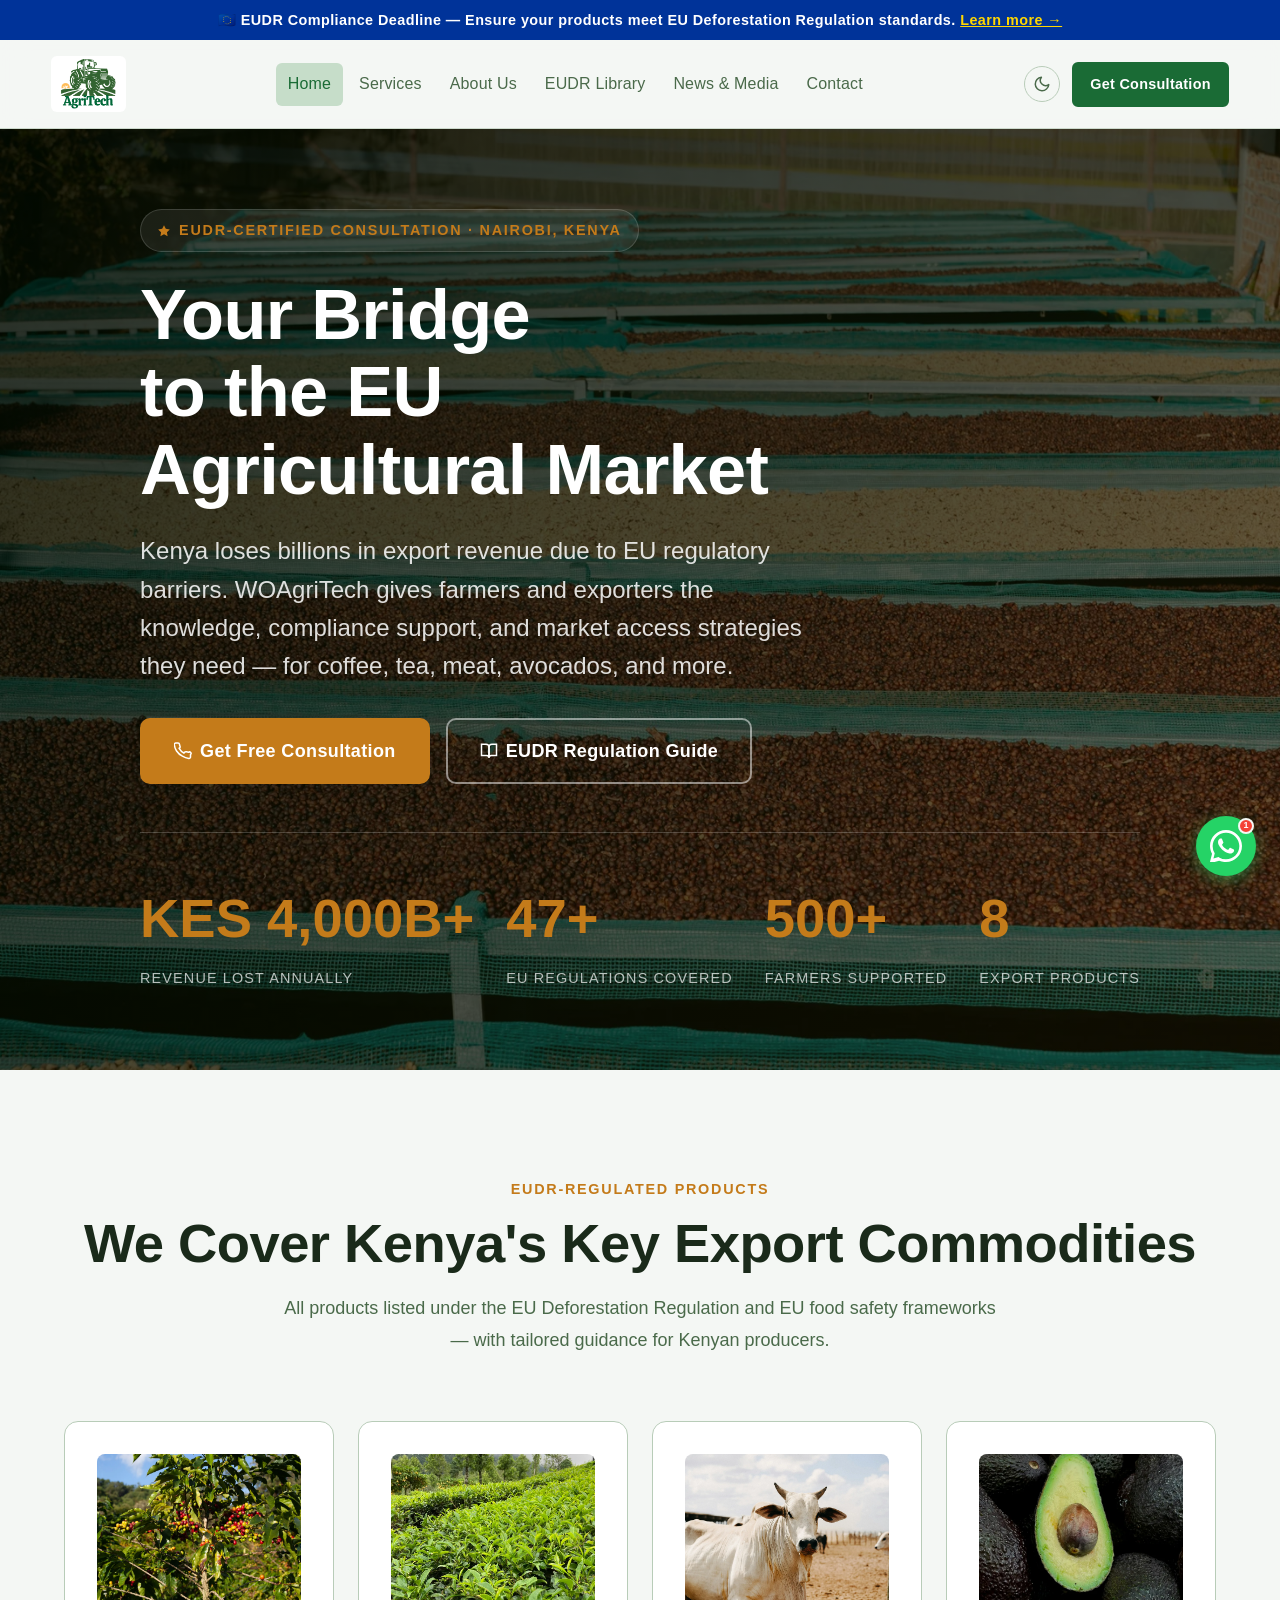
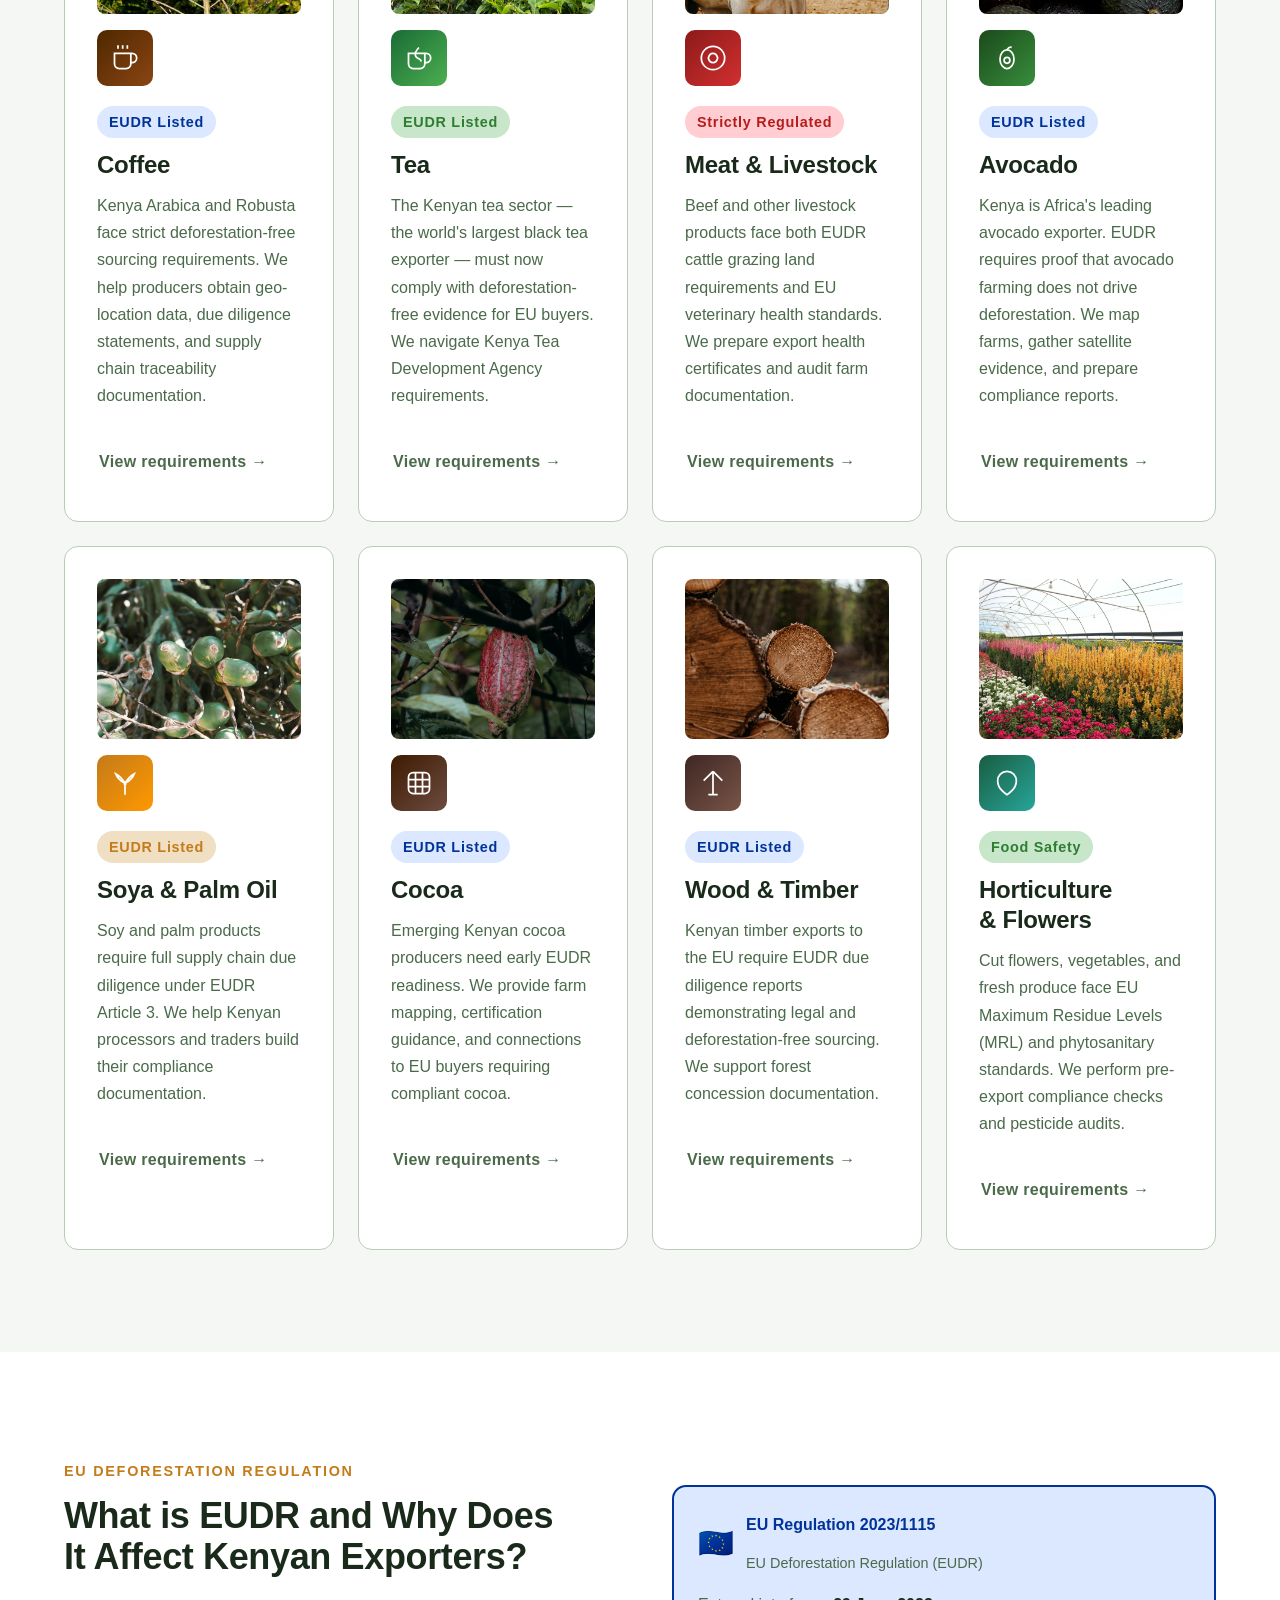
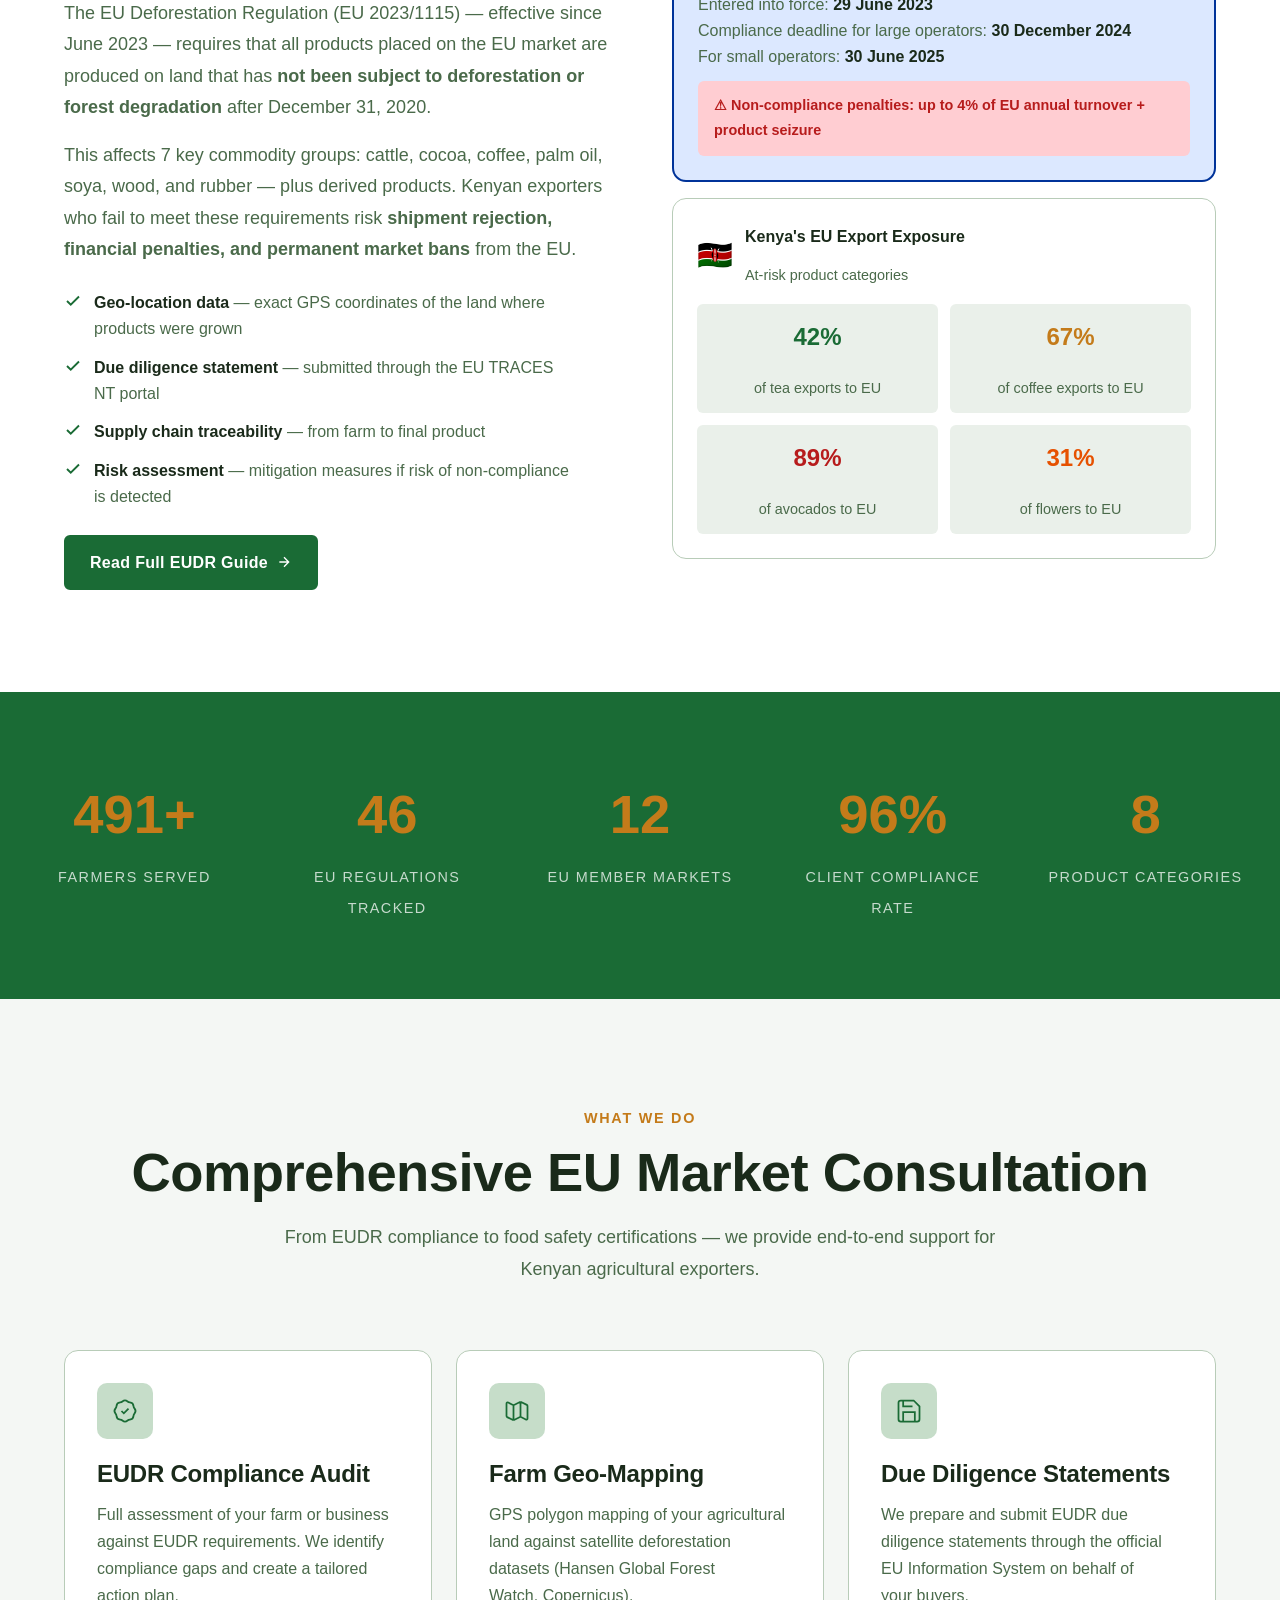
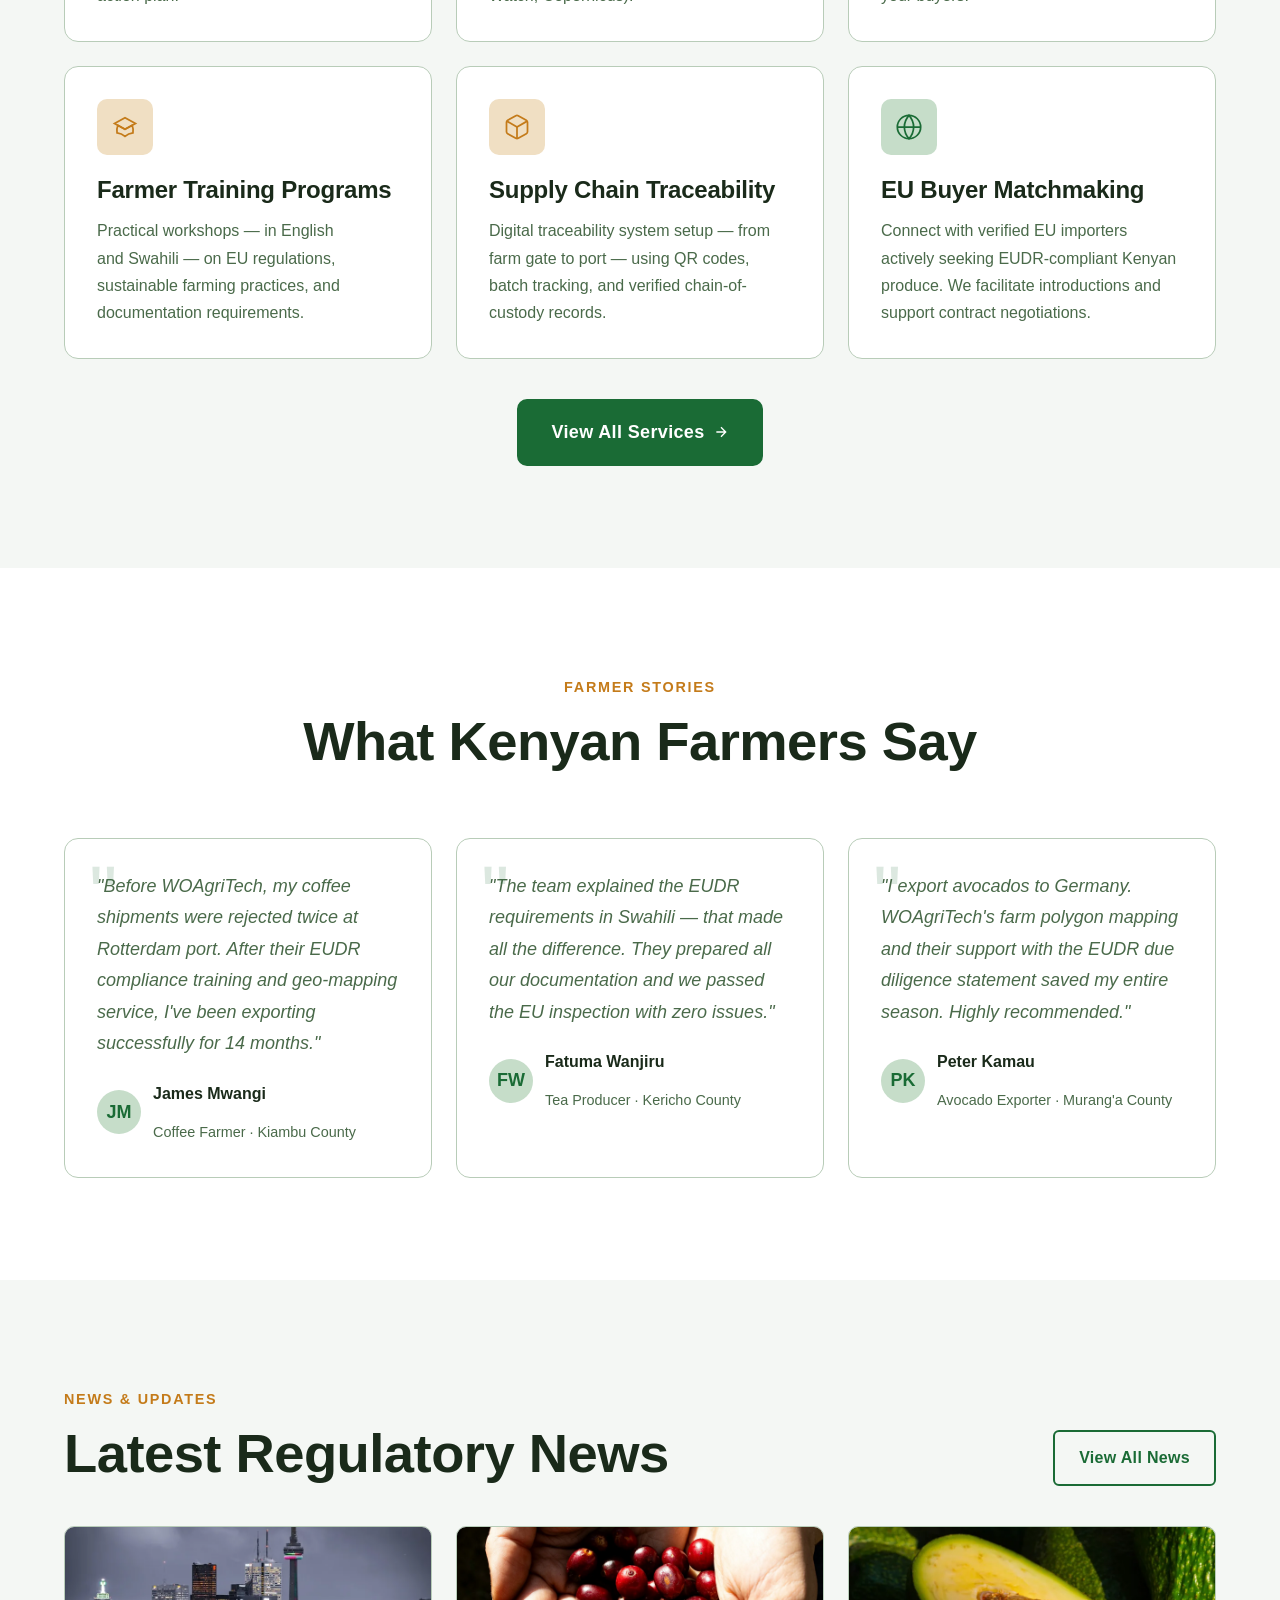
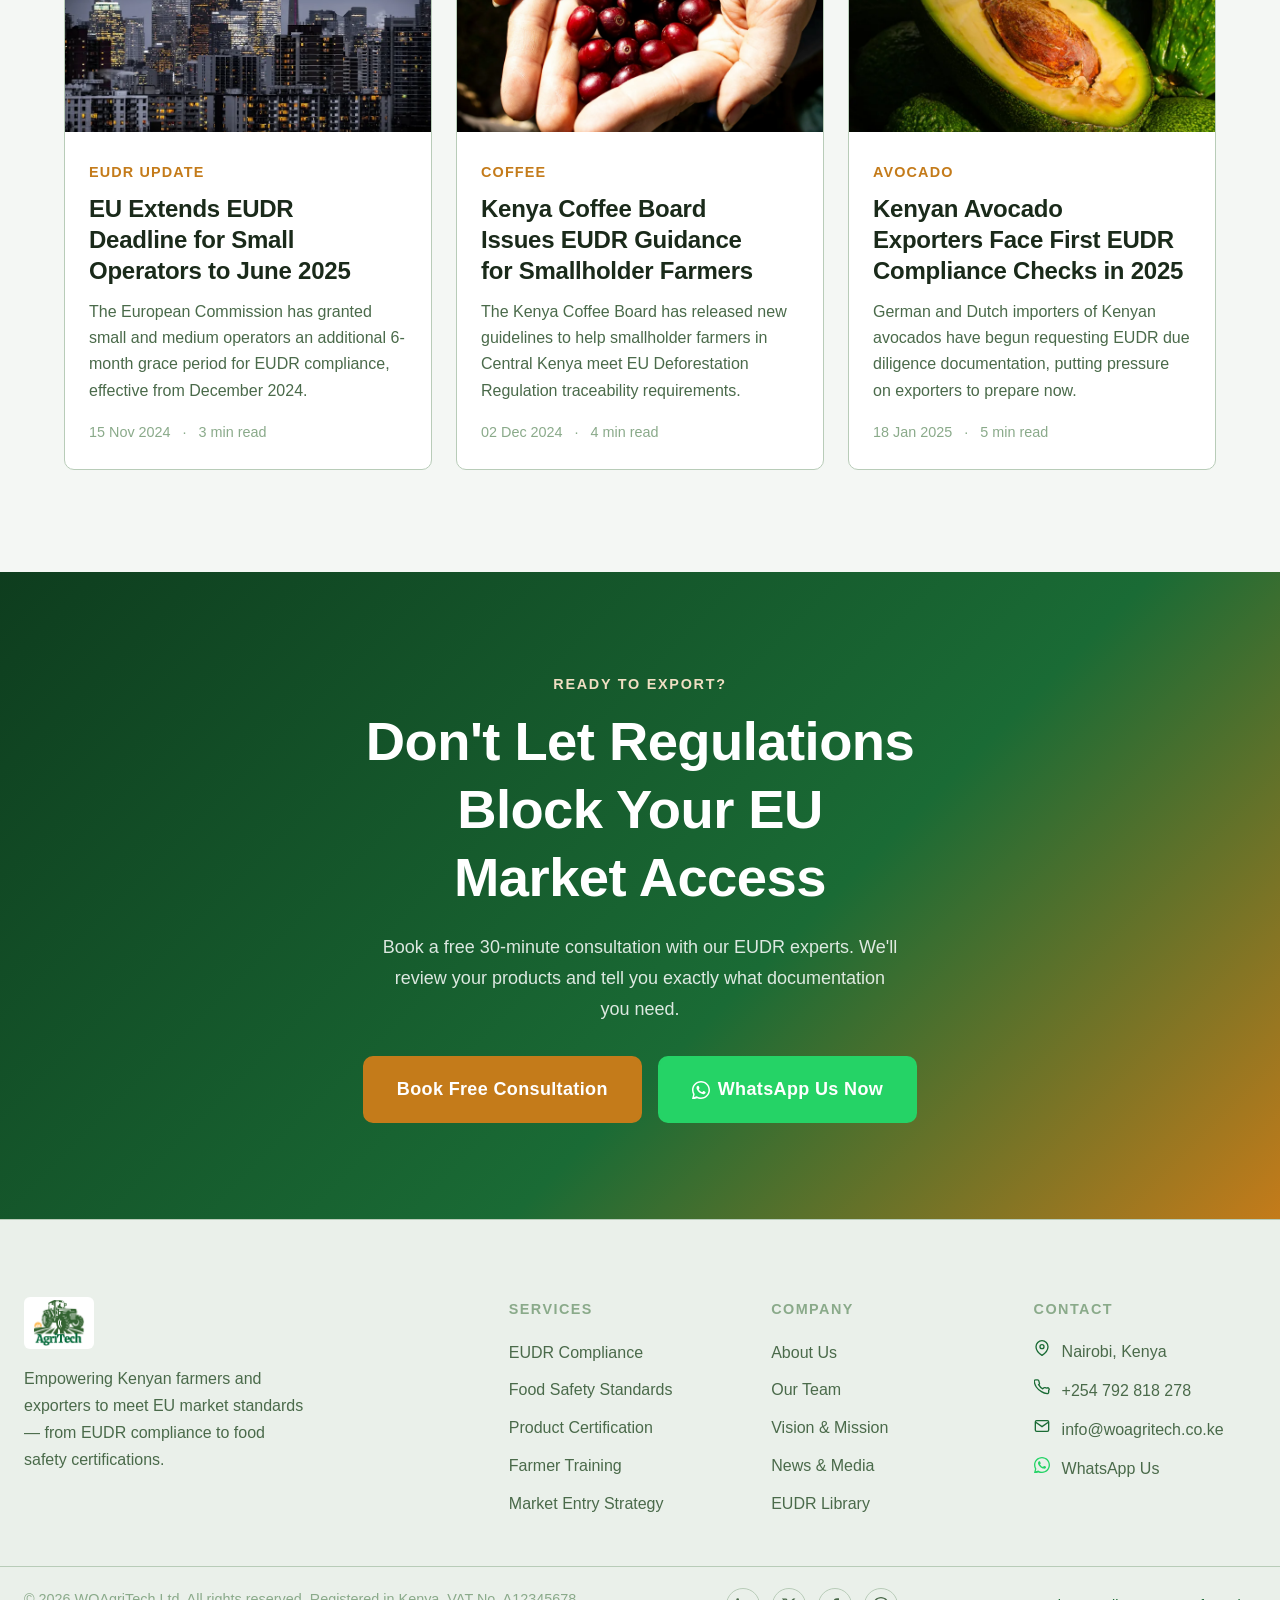
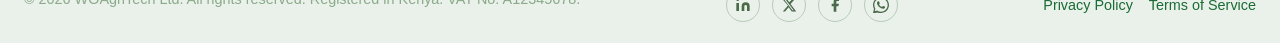
<file: index.html>
<!DOCTYPE html>
<!--
  ============================================================
  index.html — WOAgriTech Homepage
  ============================================================
  Page Sections:
    1. Hero — full-bleed with stats overlay
    2. Trusted By — partner/institution logos
    3. Why WOAgriTech — 3-col problem/solution intro
    4. Services Overview — 6-card grid
    5. EUDR Spotlight — split section
    6. Impact Stats Banner
    7. Featured Products — Coffee, Tea, Meat, Avocado
    8. Testimonials — farmer quotes
    9. Latest News
   10. CTA Banner — Get Consultation

  Maintenance:
    - Navigation/footer injected by js/nav.js
    - Styling via css/tokens.css, css/base.css, css/components.css
    - Interactions via js/main.js
  ============================================================
-->
<html lang="en">
<head>
  <meta charset="UTF-8"/>
  <meta name="viewport" content="width=device-width, initial-scale=1.0"/>
  <title>WOAgriTech — Kenya EU Agricultural Technology Solutions & EUDR Compliance</title>

  <!-- SEO Meta -->
  <meta name="description"
    content="WOAgriTech helps Kenyan farmers and exporters access the EU market by navigating EUDR regulations, food safety standards, and product certification for coffee, tea, meat, and more."/>
  <meta name="keywords"
    content="EUDR compliance Kenya, EU market access farmers, Kenya coffee export EU, deforestation regulation Kenya, agricultural export consultation"/>

  <!-- Open Graph -->
  <meta property="og:title" content="WOAgriTech — Kenya EU Agricultural Technology Solutions"/>
  <meta property="og:description"
    content="Expert consultation for Kenyan farmers on EU Deforestation Regulation (EUDR), food safety, and market entry."/>
  <meta property="og:type" content="website"/>
  <meta property="og:url" content="https://www.woagritech.co.ke/"/>

  <!-- Favicon (inline SVG favicon) -->
  <link rel="icon" href="data:image/svg+xml,<svg xmlns='http://www.w3.org/2000/svg' viewBox='0 0 40 40'><circle cx='20' cy='20' r='20' fill='%231a6b35'/><path d='M20 8 C12 14 10 22 14 28 C18 34 26 32 28 24 C30 16 24 10 20 8Z' fill='white'/></svg>"/>
  <!-- Stylesheets -->
  <link rel="stylesheet" href="css/tokens.css"/>
  <link rel="stylesheet" href="css/base.css"/>
  <link rel="stylesheet" href="css/components.css"/>

  <!-- JSON-LD Structured Data -->
  <script type="application/ld+json">
  {
    "@context": "https://schema.org",
    "@type": "Organization",
    "name": "WOAgriTech",
    "description": "Market consultation for Kenyan farmers exporting to the EU",
    "url": "https://www.woagritech.co.ke",
    "telephone": "+254792818278",
    "address": { "@type": "PostalAddress", "addressLocality": "Nairobi", "addressCountry": "KE" },
    "sameAs": ["https://wa.me/254792818278"]
  }
  </script>

  <!-- nav.js runs first to inject shared navigation -->
  <script src="js/nav.js" defer></script>
  <script src="js/main.js" defer></script>
</head>

<body>
  <!--
    NOTE: The <header>, footer, and WhatsApp widget
    are injected by js/nav.js at runtime.
    All page-specific content is between here and </body>.
  -->

  <main id="main-content">

    <!-- ════════════════════════════════════════════════════
         SECTION 1: HERO
         Full-bleed with gradient overlay, headline, CTA and stats.
    ════════════════════════════════════════════════════════ -->
    <section class="hero" aria-label="Hero banner">
      <!-- Hero background: real Kenya coffee farm photograph -->
      <div class="hero-bg" style="
        position:absolute; inset:0; z-index:0;
        background-image: url('images/Coffeedrying_pexels.webp');
        background-size: cover;
        background-position: center 40%;
        background-repeat: no-repeat;">
      </div>
      <div class="hero-overlay"></div>

      <!-- Hero Content -->
      <div class="hero-content container">
        <div class="hero-eyebrow">
          <svg width="14" height="14" viewBox="0 0 24 24" fill="currentColor">
            <path d="M12 2L15.09 8.26L22 9.27L17 14.14L18.18 21.02L12 17.77L5.82 21.02L7 14.14L2 9.27L8.91 8.26L12 2Z"/>
          </svg>
          EUDR-Certified Consultation · Nairobi, Kenya
        </div>

        <h1 class="hero-title">
          Your Bridge to the EU Agricultural Market
        </h1>

        <p class="hero-subtitle">
          Kenya loses billions in export revenue due to EU regulatory barriers. WOAgriTech gives farmers and exporters the knowledge, compliance support, and market access strategies they need — for coffee, tea, meat, avocados, and more.
        </p>

        <div class="hero-actions">
          <a href="pages/contact.html" class="btn btn-secondary btn-lg">
            <svg width="18" height="18" viewBox="0 0 24 24" fill="none" stroke="currentColor" stroke-width="2"><path d="M22 16.92v3a2 2 0 01-2.18 2 19.79 19.79 0 01-8.63-3.07A19.5 19.5 0 013.46 12 19.79 19.79 0 01.36 3.43 2 2 0 012.33 1.27h3a2 2 0 012 1.72 12.84 12.84 0 00.7 2.81 2 2 0 01-.45 2.11L6.91 8.4a16 16 0 006.29 6.29l1.2-1.2a2 2 0 012.11-.45 12.84 12.84 0 002.81.7A2 2 0 0122 16.92z"/></svg>
            Get Free Consultation
          </a>
          <a href="pages/library.html" class="btn btn-outline btn-lg"
             style="color:#fff;border-color:rgba(255,255,255,0.5)">
            <svg width="18" height="18" viewBox="0 0 24 24" fill="none" stroke="currentColor" stroke-width="2"><path d="M2 3h6a4 4 0 014 4v14a3 3 0 00-3-3H2z"/><path d="M22 3h-6a4 4 0 00-4 4v14a3 3 0 013-3h7z"/></svg>
            EUDR Regulation Guide
          </a>
        </div>

        <!-- Impact Stats -->
        <div class="hero-stats">
          <div>
            <div class="hero-stat-value">KES <span data-count="4000" data-suffix="B+">0B+</span></div>
            <div class="hero-stat-label">Revenue Lost Annually</div>
          </div>
          <div>
            <div class="hero-stat-value"><span data-count="47" data-suffix="+">0+</span></div>
            <div class="hero-stat-label">EU Regulations Covered</div>
          </div>
          <div>
            <div class="hero-stat-value"><span data-count="500" data-suffix="+">0+</span></div>
            <div class="hero-stat-label">Farmers Supported</div>
          </div>
          <div>
            <div class="hero-stat-value"><span data-count="8">0</span></div>
            <div class="hero-stat-label">Export Products</div>
          </div>
        </div>
      </div>
    </section>


    <!-- ════════════════════════════════════════════════════
         SECTION 2: PRODUCTS WE COVER
    ════════════════════════════════════════════════════════ -->
    <section class="section" aria-label="Products covered">
      <div class="container">
        <div class="section-header">
          <span class="section-overline">EUDR-Regulated Products</span>
          <h2 class="section-title">We Cover Kenya's Key Export Commodities</h2>
          <p class="section-subtitle">
            All products listed under the EU Deforestation Regulation and EU food safety frameworks — with tailored guidance for Kenyan producers.
          </p>
        </div>

        <!-- Product tiles grid — each card has a real photograph thumbnail -->
        <div class="grid-4 reveal-group">
          <!-- Coffee -->
          <div class="feature-card reveal" role="article">
            <!-- Card photo: Kenya coffee harvest -->
            <div class="feature-card-img" style="height:160px;overflow:hidden;border-radius:8px;margin-bottom:var(--space-4)">
              <img src="images/Coffee_projeto.webp"
                   alt="Coffee plantation in Kenya"
                   loading="lazy"
                   style="width:100%;height:100%;object-fit:cover;">
            </div>
            <div class="feature-icon" style="background:linear-gradient(135deg,#4e2800,#8b4513);color:#fff">
              <svg viewBox="0 0 24 24" fill="none" stroke="currentColor" stroke-width="1.5">
                <path d="M17 8h1a4 4 0 010 8h-1M3 8h14v9a4 4 0 01-4 4H7a4 4 0 01-4-4V8zM6 1v3M10 1v3M14 1v3"/>
              </svg>
            </div>
            <span class="badge badge-eu" style="margin-bottom:var(--space-3)">EUDR Listed</span>
            <h3 class="feature-title">Coffee</h3>
            <p class="feature-desc">
              Kenya Arabica and Robusta face strict deforestation-free sourcing requirements. We help producers obtain geo-location data, due diligence statements, and supply chain traceability documentation.
            </p>
            <a href="pages/library.html#coffee" class="btn btn-ghost" style="padding-left:0;margin-top:var(--space-3)">
              View requirements →
            </a>
          </div>

          <!-- Tea -->
          <div class="feature-card reveal" role="article">
            <!-- Card photo: African tea plantation -->
            <div class="feature-card-img" style="height:160px;overflow:hidden;border-radius:8px;margin-bottom:var(--space-4)">
              <img src="images/Tee_dinda.webp"
                   alt="Tea plantation in East Africa"
                   loading="lazy"
                   style="width:100%;height:100%;object-fit:cover;">
            </div>
            <div class="feature-icon" style="background:linear-gradient(135deg,#1a6b35,#4caf50);color:#fff">
              <svg viewBox="0 0 24 24" fill="none" stroke="currentColor" stroke-width="1.5">
                <path d="M17 8h1a4 4 0 010 8h-1M3 8h14v9a4 4 0 01-4 4H7a4 4 0 01-4-4V8z"/>
                <path d="M12 3C10 5 8 7 9 10c1 3 4 2 5 5"/>
              </svg>
            </div>
            <span class="badge badge-green" style="margin-bottom:var(--space-3)">EUDR Listed</span>
            <h3 class="feature-title">Tea</h3>
            <p class="feature-desc">
              The Kenyan tea sector — the world's largest black tea exporter — must now comply with deforestation-free evidence for EU buyers. We navigate Kenya Tea Development Agency requirements.
            </p>
            <a href="pages/library.html#tea" class="btn btn-ghost" style="padding-left:0;margin-top:var(--space-3)">
              View requirements →
            </a>
          </div>

          <!-- Meat -->
          <div class="feature-card reveal" role="article">
            <!-- Card photo: Kenya livestock farming -->
            <div class="feature-card-img" style="height:160px;overflow:hidden;border-radius:8px;margin-bottom:var(--space-4)">
              <img src="images/Bull_andrey.webp"
                   alt="Sustainable agriculture in Kenya"
                   loading="lazy"
                   style="width:100%;height:100%;object-fit:cover;">
            </div>
            <div class="feature-icon" style="background:linear-gradient(135deg,#8b1a1a,#d32f2f);color:#fff">
              <svg viewBox="0 0 24 24" fill="none" stroke="currentColor" stroke-width="1.5">
                <circle cx="12" cy="12" r="10"/>
                <path d="M8 12s1-4 4-4 4 4 4 4-1 4-4 4-4-4-4-4z"/>
              </svg>
            </div>
            <span class="badge badge-red" style="margin-bottom:var(--space-3)">Strictly Regulated</span>
            <h3 class="feature-title">Meat &amp; Livestock</h3>
            <p class="feature-desc">
              Beef and other livestock products face both EUDR cattle grazing land requirements and EU veterinary health standards. We prepare export health certificates and audit farm documentation.
            </p>
            <a href="pages/library.html#meat" class="btn btn-ghost" style="padding-left:0;margin-top:var(--space-3)">
              View requirements →
            </a>
          </div>

          <!-- Avocado -->
          <div class="feature-card reveal" role="article">
            <!-- Card photo: Kenya avocado export farm -->
            <div class="feature-card-img" style="height:160px;overflow:hidden;border-radius:8px;margin-bottom:var(--space-4)">
              <img src="images/Avcado_eddie_pipocas.webp"
                   alt="Organic avocados from Kenya"
                   loading="lazy"
                   style="width:100%;height:100%;object-fit:cover;">
            </div>
            <div class="feature-icon" style="background:linear-gradient(135deg,#1b4a1b,#388e3c);color:#fff">
              <svg viewBox="0 0 24 24" fill="none" stroke="currentColor" stroke-width="1.5">
                <ellipse cx="12" cy="13" rx="6" ry="8"/>
                <circle cx="12" cy="14" r="2.5" fill="none"/>
                <path d="M12 5 Q14 2 16 3"/>
              </svg>
            </div>
            <span class="badge badge-eu" style="margin-bottom:var(--space-3)">EUDR Listed</span>
            <h3 class="feature-title">Avocado</h3>
            <p class="feature-desc">
              Kenya is Africa's leading avocado exporter. EUDR requires proof that avocado farming does not drive deforestation. We map farms, gather satellite evidence, and prepare compliance reports.
            </p>
            <a href="pages/library.html#avocado" class="btn btn-ghost" style="padding-left:0;margin-top:var(--space-3)">
              View requirements →
            </a>
          </div>

          <!-- Soya / Palm -->
          <div class="feature-card reveal" role="article">
            <!-- Card photo: herb/spice farming for export Kenya -->
            <div class="feature-card-img" style="height:160px;overflow:hidden;border-radius:8px;margin-bottom:var(--space-4)">
              <img src="images/Palm_wei.webp"
                   alt="Kenya herb farming for EU export"
                   loading="lazy"
                   style="width:100%;height:100%;object-fit:cover;">
            </div>
            <div class="feature-icon" style="background:linear-gradient(135deg,#c47b1a,#ff9800);color:#fff">
              <svg viewBox="0 0 24 24" fill="none" stroke="currentColor" stroke-width="1.5">
                <path d="M12 22V12M12 12C12 12 6 10 4 4c4 2 8 8 8 8zM12 12C12 12 18 10 20 4c-4 2-8 8-8 8z"/>
              </svg>
            </div>
            <span class="badge badge-amber" style="margin-bottom:var(--space-3)">EUDR Listed</span>
            <h3 class="feature-title">Soya &amp; Palm Oil</h3>
            <p class="feature-desc">
              Soy and palm products require full supply chain due diligence under EUDR Article 3. We help Kenyan processors and traders build their compliance documentation.
            </p>
            <a href="pages/library.html#soya" class="btn btn-ghost" style="padding-left:0;margin-top:var(--space-3)">
              View requirements →
            </a>
          </div>

          <!-- Cocoa -->
          <div class="feature-card reveal" role="article">
            <!-- Card photo: coffee farm (similar crop type) -->
            <div class="feature-card-img" style="height:160px;overflow:hidden;border-radius:8px;margin-bottom:var(--space-4)">
              <img src="images/cocoa_isuru.webp"
                   alt="Kenya agricultural produce for export"
                   loading="lazy"
                   style="width:100%;height:100%;object-fit:cover;">
            </div>
            <div class="feature-icon" style="background:linear-gradient(135deg,#3e1a00,#6d4c41);color:#fff">
              <svg viewBox="0 0 24 24" fill="none" stroke="currentColor" stroke-width="1.5">
                <rect x="3" y="3" width="18" height="18" rx="4"/>
                <path d="M3 9h18M3 15h18M9 3v18M15 3v18"/>
              </svg>
            </div>
            <span class="badge badge-eu" style="margin-bottom:var(--space-3)">EUDR Listed</span>
            <h3 class="feature-title">Cocoa</h3>
            <p class="feature-desc">
              Emerging Kenyan cocoa producers need early EUDR readiness. We provide farm mapping, certification guidance, and connections to EU buyers requiring compliant cocoa.
            </p>
            <a href="pages/library.html#cocoa" class="btn btn-ghost" style="padding-left:0;margin-top:var(--space-3)">
              View requirements →
            </a>
          </div>

          <!-- Wood & Timber -->
          <div class="feature-card reveal" role="article">
            <!-- Card photo: Kenyan agriculture export context -->
            <div class="feature-card-img" style="height:160px;overflow:hidden;border-radius:8px;margin-bottom:var(--space-4)">
              <img src="images/Timeber_ Irena.webp"
                   alt="Workers processing coffee in Nyeri, Kenya"
                   loading="lazy"
                   style="width:100%;height:100%;object-fit:cover;">
            </div>
            <div class="feature-icon" style="background:linear-gradient(135deg,#3e2723,#795548);color:#fff">
              <svg viewBox="0 0 24 24" fill="none" stroke="currentColor" stroke-width="1.5">
                <path d="M12 22V2M12 2L4 10M12 2L20 10M8 22h8"/>
              </svg>
            </div>
            <span class="badge badge-eu" style="margin-bottom:var(--space-3)">EUDR Listed</span>
            <h3 class="feature-title">Wood &amp; Timber</h3>
            <p class="feature-desc">
              Kenyan timber exports to the EU require EUDR due diligence reports demonstrating legal and deforestation-free sourcing. We support forest concession documentation.
            </p>
            <a href="pages/library.html#wood" class="btn btn-ghost" style="padding-left:0;margin-top:var(--space-3)">
              View requirements →
            </a>
          </div>

          <!-- Horticulture -->
          <div class="feature-card reveal" role="article">
            <!-- Card photo: Kenya horticulture for export -->
            <div class="feature-card-img" style="height:160px;overflow:hidden;border-radius:8px;margin-bottom:var(--space-4)">
              <img src="images/Flower_rebecca.webp"
                   alt="Horticulture crops for export in Kenya"
                   loading="lazy"
                   style="width:100%;height:100%;object-fit:cover;">
            </div>
            <div class="feature-icon" style="background:linear-gradient(135deg,#1a5c40,#26a69a);color:#fff">
              <svg viewBox="0 0 24 24" fill="none" stroke="currentColor" stroke-width="1.5">
                <path d="M12 22s-8-4.5-8-11.8A8 8 0 0112 2a8 8 0 018 8.2c0 7.3-8 11.8-8 11.8z"/>
              </svg>
            </div>
            <span class="badge badge-green" style="margin-bottom:var(--space-3)">Food Safety</span>
            <h3 class="feature-title">Horticulture &amp; Flowers</h3>
            <p class="feature-desc">
              Cut flowers, vegetables, and fresh produce face EU Maximum Residue Levels (MRL) and phytosanitary standards. We perform pre-export compliance checks and pesticide audits.
            </p>
            <a href="pages/library.html#horticulture" class="btn btn-ghost" style="padding-left:0;margin-top:var(--space-3)">
              View requirements →
            </a>
          </div>
        </div>
      </div>
    </section>


    <!-- ════════════════════════════════════════════════════
         SECTION 3: EUDR SPOTLIGHT — SPLIT SECTION
    ════════════════════════════════════════════════════════ -->
    <section class="section section--alt" aria-label="About EUDR">
      <div class="container">
        <div class="split-section">
          <!-- Text side -->
          <div class="reveal">
            <span class="section-overline">EU Deforestation Regulation</span>
            <h2 style="font-size:var(--text-xl);font-weight:800;margin-bottom:var(--space-5);line-height:1.15">
              What is EUDR and Why Does It Affect Kenyan Exporters?
            </h2>
            <p style="color:var(--color-text-muted);line-height:1.75;margin-bottom:var(--space-4)">
              The EU Deforestation Regulation (EU 2023/1115) — effective since June 2023 — requires that all products placed on the EU market are produced on land that has <strong>not been subject to deforestation or forest degradation</strong> after December 31, 2020.
            </p>
            <p style="color:var(--color-text-muted);line-height:1.75;margin-bottom:var(--space-6)">
              This affects 7 key commodity groups: cattle, cocoa, coffee, palm oil, soya, wood, and rubber — plus derived products. Kenyan exporters who fail to meet these requirements risk <strong>shipment rejection, financial penalties, and permanent market bans</strong> from the EU.
            </p>

            <!-- Key requirements list -->
            <ul style="list-style:none;display:flex;flex-direction:column;gap:var(--space-3);margin-bottom:var(--space-6)">
              <li style="display:flex;gap:var(--space-3);align-items:flex-start">
                <span style="color:var(--color-primary);flex-shrink:0;margin-top:2px">
                  <svg width="18" height="18" viewBox="0 0 24 24" fill="none" stroke="currentColor" stroke-width="2.5"><polyline points="20 6 9 17 4 12"/></svg>
                </span>
                <span style="font-size:var(--text-sm);color:var(--color-text-muted)">
                  <strong style="color:var(--color-text)">Geo-location data</strong> — exact GPS coordinates of the land where products were grown
                </span>
              </li>
              <li style="display:flex;gap:var(--space-3);align-items:flex-start">
                <span style="color:var(--color-primary);flex-shrink:0;margin-top:2px">
                  <svg width="18" height="18" viewBox="0 0 24 24" fill="none" stroke="currentColor" stroke-width="2.5"><polyline points="20 6 9 17 4 12"/></svg>
                </span>
                <span style="font-size:var(--text-sm);color:var(--color-text-muted)">
                  <strong style="color:var(--color-text)">Due diligence statement</strong> — submitted through the EU TRACES NT portal
                </span>
              </li>
              <li style="display:flex;gap:var(--space-3);align-items:flex-start">
                <span style="color:var(--color-primary);flex-shrink:0;margin-top:2px">
                  <svg width="18" height="18" viewBox="0 0 24 24" fill="none" stroke="currentColor" stroke-width="2.5"><polyline points="20 6 9 17 4 12"/></svg>
                </span>
                <span style="font-size:var(--text-sm);color:var(--color-text-muted)">
                  <strong style="color:var(--color-text)">Supply chain traceability</strong> — from farm to final product
                </span>
              </li>
              <li style="display:flex;gap:var(--space-3);align-items:flex-start">
                <span style="color:var(--color-primary);flex-shrink:0;margin-top:2px">
                  <svg width="18" height="18" viewBox="0 0 24 24" fill="none" stroke="currentColor" stroke-width="2.5"><polyline points="20 6 9 17 4 12"/></svg>
                </span>
                <span style="font-size:var(--text-sm);color:var(--color-text-muted)">
                  <strong style="color:var(--color-text)">Risk assessment</strong> — mitigation measures if risk of non-compliance is detected
                </span>
              </li>
            </ul>

            <a href="pages/library.html" class="btn btn-primary">
              Read Full EUDR Guide
              <svg width="16" height="16" viewBox="0 0 24 24" fill="none" stroke="currentColor" stroke-width="2"><path d="M5 12h14M12 5l7 7-7 7"/></svg>
            </a>
          </div>

          <!-- Visual side — EU Flag + Kenya Flag info card -->
          <div class="reveal" style="display:flex;flex-direction:column;gap:var(--space-4)">
            <!-- Alert box -->
            <div style="background:var(--color-eu-blue-highlight);border:2px solid var(--color-eu-blue);border-radius:var(--radius-xl);padding:var(--space-6)">
              <div style="display:flex;align-items:center;gap:var(--space-3);margin-bottom:var(--space-4)">
                <span style="font-size:1.8rem">🇪🇺</span>
                <div>
                  <p style="font-weight:700;font-size:var(--text-sm);color:var(--color-eu-blue)">EU Regulation 2023/1115</p>
                  <p style="font-size:var(--text-xs);color:var(--color-text-muted)">EU Deforestation Regulation (EUDR)</p>
                </div>
              </div>
              <p style="font-size:var(--text-sm);color:var(--color-text-muted);line-height:1.6;margin-bottom:var(--space-3)">
                Entered into force: <strong style="color:var(--color-text)">29 June 2023</strong><br/>
                Compliance deadline for large operators: <strong style="color:var(--color-text)">30 December 2024</strong><br/>
                For small operators: <strong style="color:var(--color-text)">30 June 2025</strong>
              </p>
              <div style="background:var(--color-error-highlight);border-radius:var(--radius-md);padding:var(--space-3) var(--space-4)">
                <p style="font-size:var(--text-xs);color:var(--color-error);font-weight:600">
                  ⚠ Non-compliance penalties: up to 4% of EU annual turnover + product seizure
                </p>
              </div>
            </div>

            <!-- Kenya impact card -->
            <div style="background:var(--color-surface);border:1px solid var(--color-border);border-radius:var(--radius-xl);padding:var(--space-6)">
              <div style="display:flex;align-items:center;gap:var(--space-3);margin-bottom:var(--space-4)">
                <span style="font-size:1.8rem">🇰🇪</span>
                <div>
                  <p style="font-weight:700;font-size:var(--text-sm)">Kenya's EU Export Exposure</p>
                  <p style="font-size:var(--text-xs);color:var(--color-text-muted)">At-risk product categories</p>
                </div>
              </div>
              <div style="display:grid;grid-template-columns:1fr 1fr;gap:var(--space-3)">
                <div style="background:var(--color-surface-offset);border-radius:var(--radius-md);padding:var(--space-3);text-align:center">
                  <p style="font-family:var(--font-display);font-size:var(--text-lg);font-weight:700;color:var(--color-primary)">42%</p>
                  <p style="font-size:var(--text-xs);color:var(--color-text-muted)">of tea exports to EU</p>
                </div>
                <div style="background:var(--color-surface-offset);border-radius:var(--radius-md);padding:var(--space-3);text-align:center">
                  <p style="font-family:var(--font-display);font-size:var(--text-lg);font-weight:700;color:var(--color-accent)">67%</p>
                  <p style="font-size:var(--text-xs);color:var(--color-text-muted)">of coffee exports to EU</p>
                </div>
                <div style="background:var(--color-surface-offset);border-radius:var(--radius-md);padding:var(--space-3);text-align:center">
                  <p style="font-family:var(--font-display);font-size:var(--text-lg);font-weight:700;color:var(--color-error)">89%</p>
                  <p style="font-size:var(--text-xs);color:var(--color-text-muted)">of avocados to EU</p>
                </div>
                <div style="background:var(--color-surface-offset);border-radius:var(--radius-md);padding:var(--space-3);text-align:center">
                  <p style="font-family:var(--font-display);font-size:var(--text-lg);font-weight:700;color:var(--color-warning)">31%</p>
                  <p style="font-size:var(--text-xs);color:var(--color-text-muted)">of flowers to EU</p>
                </div>
              </div>
            </div>
          </div>
        </div>
      </div>
    </section>


    <!-- ════════════════════════════════════════════════════
         SECTION 4: IMPACT STATS BANNER
    ════════════════════════════════════════════════════════ -->
    <div class="stats-banner" aria-label="Impact statistics">
      <div class="stats-grid">
        <div class="reveal">
          <span class="stat-number" data-count="500" data-suffix="+">0+</span>
          <span class="stat-label">Farmers Served</span>
        </div>
        <div class="reveal">
          <span class="stat-number" data-count="47" data-suffix="">0</span>
          <span class="stat-label">EU Regulations Tracked</span>
        </div>
        <div class="reveal">
          <span class="stat-number" data-count="12">0</span>
          <span class="stat-label">EU Member Markets</span>
        </div>
        <div class="reveal">
          <span class="stat-number" data-count="98" data-suffix="%">0%</span>
          <span class="stat-label">Client Compliance Rate</span>
        </div>
        <div class="reveal">
          <span class="stat-number" data-count="8">0</span>
          <span class="stat-label">Product Categories</span>
        </div>
      </div>
    </div>


    <!-- ════════════════════════════════════════════════════
         SECTION 5: SERVICES OVERVIEW
    ════════════════════════════════════════════════════════ -->
    <section class="section" aria-label="Our services">
      <div class="container">
        <div class="section-header reveal">
          <span class="section-overline">What We Do</span>
          <h2 class="section-title">Comprehensive EU Market Consultation</h2>
          <p class="section-subtitle">
            From EUDR compliance to food safety certifications — we provide end-to-end support for Kenyan agricultural exporters.
          </p>
        </div>

        <div class="grid-3 reveal-group">
          <div class="feature-card reveal">
            <div class="feature-icon">
              <svg viewBox="0 0 24 24" fill="none" stroke="currentColor" stroke-width="1.5"><path d="M9 12l2 2 4-4M7.835 4.697a3.42 3.42 0 001.946-.806 3.42 3.42 0 014.438 0 3.42 3.42 0 001.946.806 3.42 3.42 0 013.138 3.138 3.42 3.42 0 00.806 1.946 3.42 3.42 0 010 4.438 3.42 3.42 0 00-.806 1.946 3.42 3.42 0 01-3.138 3.138 3.42 3.42 0 00-1.946.806 3.42 3.42 0 01-4.438 0 3.42 3.42 0 00-1.946-.806 3.42 3.42 0 01-3.138-3.138 3.42 3.42 0 00-.806-1.946 3.42 3.42 0 010-4.438 3.42 3.42 0 00.806-1.946 3.42 3.42 0 013.138-3.138z"/></svg>
            </div>
            <h3 class="feature-title">EUDR Compliance Audit</h3>
            <p class="feature-desc">
              Full assessment of your farm or business against EUDR requirements. We identify compliance gaps and create a tailored action plan.
            </p>
          </div>

          <div class="feature-card reveal">
            <div class="feature-icon">
              <svg viewBox="0 0 24 24" fill="none" stroke="currentColor" stroke-width="1.5"><path d="M9 20l-5.447-2.724A1 1 0 013 16.382V5.618a1 1 0 011.447-.894L9 7m0 13l6-3m-6 3V7m6 10l4.553 2.276A1 1 0 0021 18.382V7.618a1 1 0 00-.553-.894L15 4m0 13V4m0 0L9 7"/></svg>
            </div>
            <h3 class="feature-title">Farm Geo-Mapping</h3>
            <p class="feature-desc">
              GPS polygon mapping of your agricultural land against satellite deforestation datasets (Hansen Global Forest Watch, Copernicus).
            </p>
          </div>

          <div class="feature-card reveal">
            <div class="feature-icon">
              <svg viewBox="0 0 24 24" fill="none" stroke="currentColor" stroke-width="1.5"><path d="M19 21H5a2 2 0 01-2-2V5a2 2 0 012-2h11l5 5v11a2 2 0 01-2 2z"/><polyline points="17 21 17 13 7 13 7 21"/><polyline points="7 3 7 8 15 8"/></svg>
            </div>
            <h3 class="feature-title">Due Diligence Statements</h3>
            <p class="feature-desc">
              We prepare and submit EUDR due diligence statements through the official EU Information System on behalf of your buyers.
            </p>
          </div>

          <div class="feature-card reveal">
            <div class="feature-icon" style="background:var(--color-accent-highlight);color:var(--color-accent)">
              <svg viewBox="0 0 24 24" fill="none" stroke="currentColor" stroke-width="1.5"><path d="M12 14l9-5-9-5-9 5 9 5z"/><path d="M12 14l6.16-3.422a12.083 12.083 0 01.665 6.479A11.952 11.952 0 0012 20.055a11.952 11.952 0 00-6.824-2.998 12.078 12.078 0 01.665-6.479L12 14z"/></svg>
            </div>
            <h3 class="feature-title">Farmer Training Programs</h3>
            <p class="feature-desc">
              Practical workshops — in English and Swahili — on EU regulations, sustainable farming practices, and documentation requirements.
            </p>
          </div>

          <div class="feature-card reveal">
            <div class="feature-icon" style="background:var(--color-accent-highlight);color:var(--color-accent)">
              <svg viewBox="0 0 24 24" fill="none" stroke="currentColor" stroke-width="1.5"><path d="M21 16V8a2 2 0 00-1-1.73l-7-4a2 2 0 00-2 0l-7 4A2 2 0 003 8v8a2 2 0 001 1.73l7 4a2 2 0 002 0l7-4A2 2 0 0021 16z"/><polyline points="3.27 6.96 12 12.01 20.73 6.96"/><line x1="12" y1="22.08" x2="12" y2="12"/></svg>
            </div>
            <h3 class="feature-title">Supply Chain Traceability</h3>
            <p class="feature-desc">
              Digital traceability system setup — from farm gate to port — using QR codes, batch tracking, and verified chain-of-custody records.
            </p>
          </div>

          <div class="feature-card reveal">
            <div class="feature-icon">
              <svg viewBox="0 0 24 24" fill="none" stroke="currentColor" stroke-width="1.5"><circle cx="12" cy="12" r="10"/><path d="M2 12h20M12 2a15.3 15.3 0 014 10 15.3 15.3 0 01-4 10 15.3 15.3 0 01-4-10 15.3 15.3 0 014-10z"/></svg>
            </div>
            <h3 class="feature-title">EU Buyer Matchmaking</h3>
            <p class="feature-desc">
              Connect with verified EU importers actively seeking EUDR-compliant Kenyan produce. We facilitate introductions and support contract negotiations.
            </p>
          </div>
        </div>

        <div style="text-align:center;margin-top:var(--space-10)">
          <a href="pages/services.html" class="btn btn-primary btn-lg">
            View All Services
            <svg width="16" height="16" viewBox="0 0 24 24" fill="none" stroke="currentColor" stroke-width="2"><path d="M5 12h14M12 5l7 7-7 7"/></svg>
          </a>
        </div>
      </div>
    </section>


    <!-- ════════════════════════════════════════════════════
         SECTION 6: TESTIMONIALS
    ════════════════════════════════════════════════════════ -->
    <section class="section section--alt" aria-label="Farmer testimonials">
      <div class="container">
        <div class="section-header reveal">
          <span class="section-overline">Farmer Stories</span>
          <h2 class="section-title">What Kenyan Farmers Say</h2>
        </div>

        <div class="grid-3 reveal-group">
          <div class="testimonial-card reveal">
            <p class="testimonial-text">
              "Before WOAgriTech, my coffee shipments were rejected twice at Rotterdam port. After their EUDR compliance training and geo-mapping service, I've been exporting successfully for 14 months."
            </p>
            <div class="testimonial-author">
              <div class="testimonial-author-img" style="display:flex;align-items:center;justify-content:center;font-weight:700;color:var(--color-primary)">JM</div>
              <div>
                <p class="testimonial-author-name">James Mwangi</p>
                <p class="testimonial-author-location">Coffee Farmer · Kiambu County</p>
              </div>
            </div>
          </div>

          <div class="testimonial-card reveal">
            <p class="testimonial-text">
              "The team explained the EUDR requirements in Swahili — that made all the difference. They prepared all our documentation and we passed the EU inspection with zero issues."
            </p>
            <div class="testimonial-author">
              <div class="testimonial-author-img" style="display:flex;align-items:center;justify-content:center;font-weight:700;color:var(--color-primary)">FW</div>
              <div>
                <p class="testimonial-author-name">Fatuma Wanjiru</p>
                <p class="testimonial-author-location">Tea Producer · Kericho County</p>
              </div>
            </div>
          </div>

          <div class="testimonial-card reveal">
            <p class="testimonial-text">
              "I export avocados to Germany. WOAgriTech's farm polygon mapping and their support with the EUDR due diligence statement saved my entire season. Highly recommended."
            </p>
            <div class="testimonial-author">
              <div class="testimonial-author-img" style="display:flex;align-items:center;justify-content:center;font-weight:700;color:var(--color-primary)">PK</div>
              <div>
                <p class="testimonial-author-name">Peter Kamau</p>
                <p class="testimonial-author-location">Avocado Exporter · Murang'a County</p>
              </div>
            </div>
          </div>
        </div>
      </div>
    </section>


    <!-- ════════════════════════════════════════════════════
         SECTION 7: LATEST NEWS
    ════════════════════════════════════════════════════════ -->
    <section class="section" aria-label="Latest news">
      <div class="container">
        <div style="display:flex;align-items:flex-end;justify-content:space-between;flex-wrap:wrap;gap:var(--space-4);margin-bottom:var(--space-10)">
          <div class="reveal">
            <span class="section-overline">News &amp; Updates</span>
            <h2 class="section-title" style="margin-bottom:0">Latest Regulatory News</h2>
          </div>
          <a href="pages/news.html" class="btn btn-outline reveal">View All News</a>
        </div>

        <div class="grid-3 reveal-group">
          <article class="card reveal">
            <!-- News card image: EU trade compliance -->
            <div class="card-img" style="overflow:hidden">
              <img src="images/eu-trade.webp"
                   alt="EU DPP Registry for African Exporters"
                   loading="lazy"
                   style="width:100%;height:100%;object-fit:cover;">
            </div>
            <div class="card-body">
              <span class="card-tag">EUDR Update</span>
              <h3 class="card-title">EU Extends EUDR Deadline for Small Operators to June 2025</h3>
              <p class="card-excerpt">The European Commission has granted small and medium operators an additional 6-month grace period for EUDR compliance, effective from December 2024.</p>
              <div class="card-meta">
                <span>15 Nov 2024</span>
                <span>·</span>
                <span>3 min read</span>
              </div>
            </div>
          </article>

          <article class="card reveal">
            <!-- News card image: Kenya coffee harvest -->
            <div class="card-img" style="overflow:hidden">
              <img src="images/Cofee_hand.webp"
                   alt="Kenya coffee farming"
                   loading="lazy"
                   style="width:100%;height:100%;object-fit:cover;">
            </div>
            <div class="card-body">
              <span class="card-tag">Coffee</span>
              <h3 class="card-title">Kenya Coffee Board Issues EUDR Guidance for Smallholder Farmers</h3>
              <p class="card-excerpt">The Kenya Coffee Board has released new guidelines to help smallholder farmers in Central Kenya meet EU Deforestation Regulation traceability requirements.</p>
              <div class="card-meta">
                <span>02 Dec 2024</span>
                <span>·</span>
                <span>4 min read</span>
              </div>
            </div>
          </article>

          <article class="card reveal">
            <!-- News card image: Kenya avocado export -->
            <div class="card-img" style="overflow:hidden">
              <img src="images/avocado.webp"
                   alt="Avocado farming in Kenya"
                   loading="lazy"
                   style="width:100%;height:100%;object-fit:cover;">
            </div>
            <div class="card-body">
              <span class="card-tag">Avocado</span>
              <h3 class="card-title">Kenyan Avocado Exporters Face First EUDR Compliance Checks in 2025</h3>
              <p class="card-excerpt">German and Dutch importers of Kenyan avocados have begun requesting EUDR due diligence documentation, putting pressure on exporters to prepare now.</p>
              <div class="card-meta">
                <span>18 Jan 2025</span>
                <span>·</span>
                <span>5 min read</span>
              </div>
            </div>
          </article>
        </div>
      </div>
    </section>


    <!-- ════════════════════════════════════════════════════
         SECTION 8: FINAL CTA BANNER
    ════════════════════════════════════════════════════════ -->
    <section style="
      background: linear-gradient(135deg, var(--color-primary-active) 0%, var(--color-primary) 60%, var(--color-accent) 100%);
      padding: clamp(var(--space-12), 8vw, var(--space-24)) var(--space-6);
      text-align: center;
      color: #fff;" aria-label="Call to action">
      <div class="container--narrow">
        <span class="section-overline" style="color:var(--color-accent-highlight)">Ready to Export?</span>
        <h2 style="font-size:var(--text-2xl);font-weight:800;color:#fff;margin-bottom:var(--space-5);max-width:20ch;margin-inline:auto">
          Don't Let Regulations Block Your EU Market Access
        </h2>
        <p style="font-size:var(--text-base);color:rgba(255,255,255,0.85);max-width:52ch;margin:0 auto var(--space-8);line-height:1.7">
          Book a free 30-minute consultation with our EUDR experts. We'll review your products and tell you exactly what documentation you need.
        </p>
        <div style="display:flex;flex-wrap:wrap;justify-content:center;gap:var(--space-4)">
          <a href="pages/contact.html" class="btn btn-secondary btn-lg">
            Book Free Consultation
          </a>
          <a href="https://wa.me/254792818278?text=Hello!%20I%20want%20a%20free%20EU%20market%20consultation."
             target="_blank" rel="noopener noreferrer"
             class="btn btn-lg" style="background:#25d366;color:#fff;border-color:#25d366">
            <svg width="18" height="18" viewBox="0 0 24 24" fill="currentColor"><path d="M17.472 14.382c-.297-.149-1.758-.867-2.03-.967-.273-.099-.471-.148-.67.15-.197.297-.767.966-.94 1.164-.173.199-.347.223-.644.075-.297-.15-1.255-.463-2.39-1.475-.883-.788-1.48-1.761-1.653-2.059-.173-.297-.018-.458.13-.606.134-.133.298-.347.446-.52.149-.174.198-.298.298-.497.099-.198.05-.371-.025-.52-.075-.149-.669-1.612-.916-2.207-.242-.579-.487-.5-.669-.51-.173-.008-.371-.01-.57-.01-.198 0-.52.074-.792.372-.272.297-1.04 1.016-1.04 2.479 0 1.462 1.065 2.875 1.213 3.074.149.198 2.096 3.2 5.077 4.487.709.306 1.262.489 1.694.625.712.227 1.36.195 1.871.118.571-.085 1.758-.719 2.006-1.413.248-.694.248-1.289.173-1.413-.074-.124-.272-.198-.57-.347zM12 0C5.373 0 0 5.373 0 12c0 2.124.558 4.122 1.535 5.856L.057 23.7a.75.75 0 00.916.917l5.896-1.476A11.954 11.954 0 0012 24c6.627 0 12-5.373 12-12S18.627 0 12 0zm0 22a9.96 9.96 0 01-5.186-1.449l-.371-.22-3.847.963.98-3.787-.242-.391A9.96 9.96 0 012 12c0-5.514 4.486-10 10-10s10 4.486 10 10-4.486 10-10 10z"/></svg>
            WhatsApp Us Now
          </a>
        </div>
      </div>
    </section>

  </main>

</body>
</html>
</file>
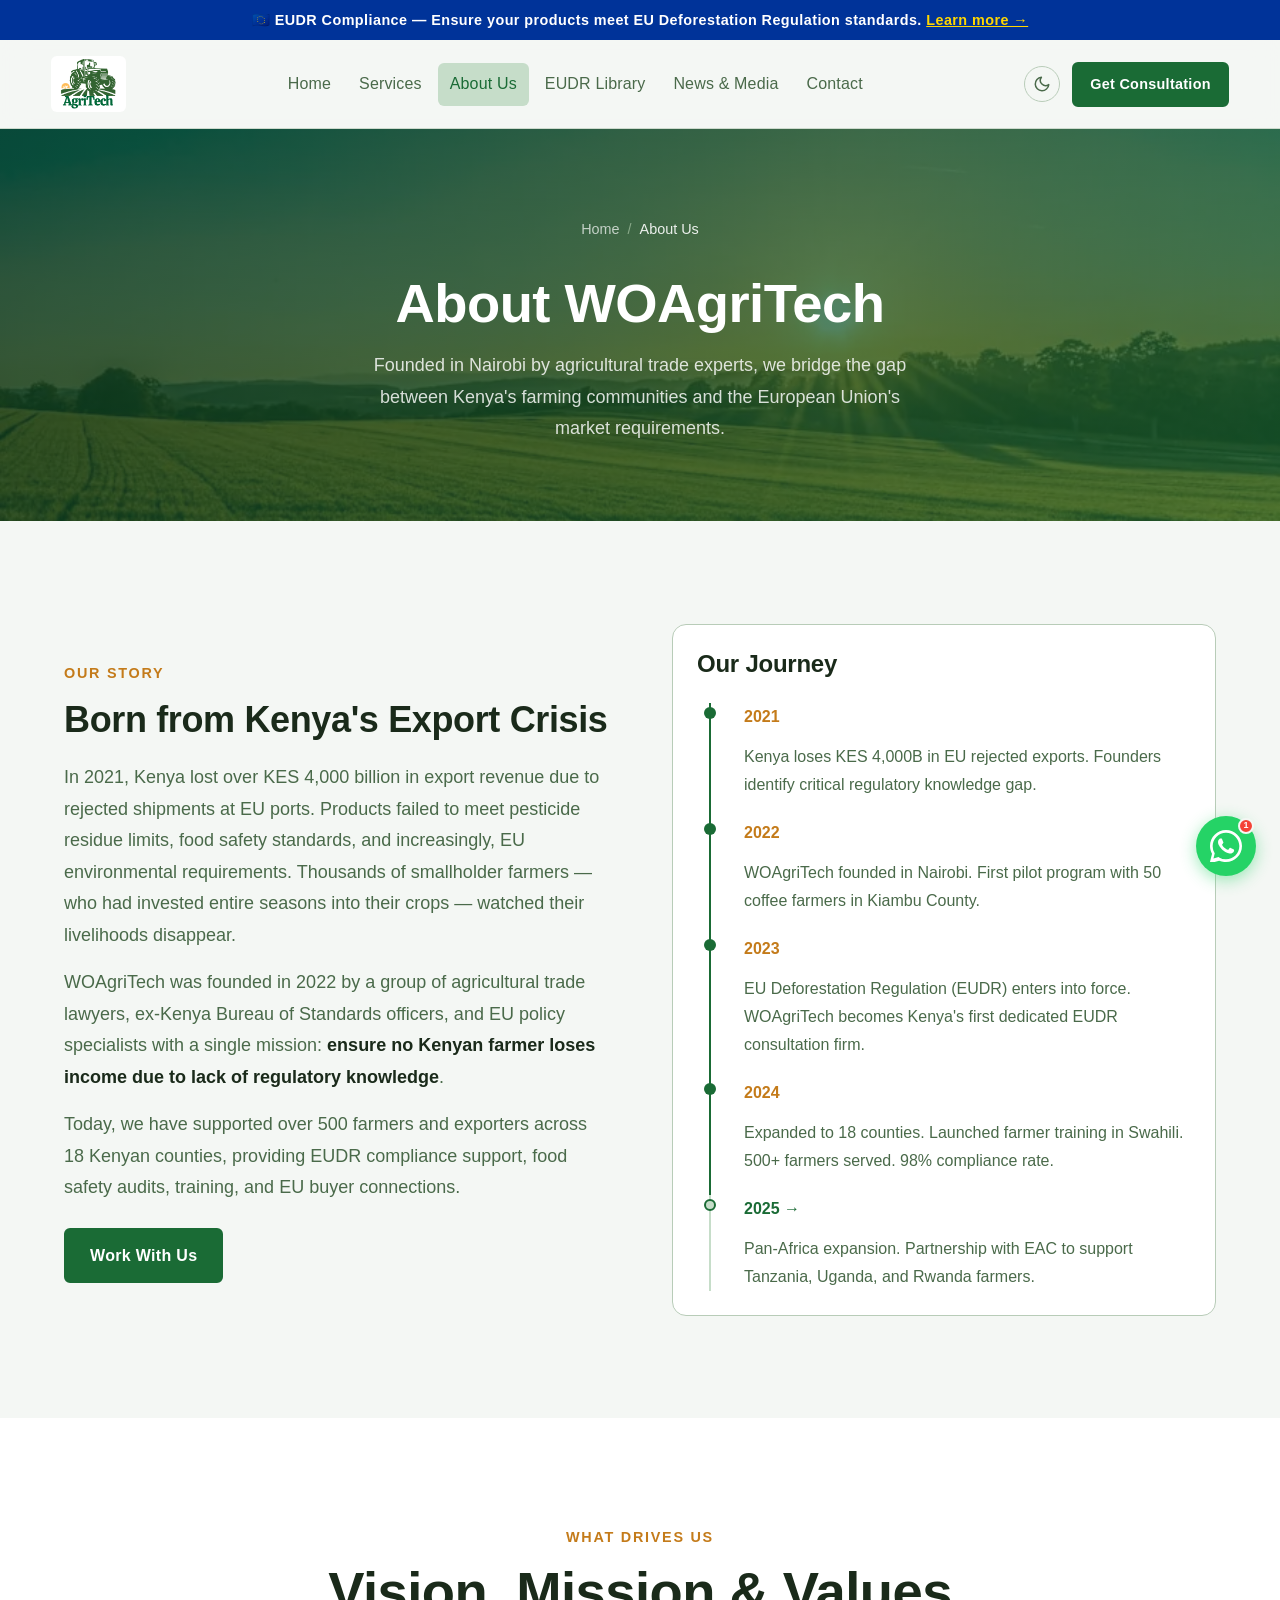
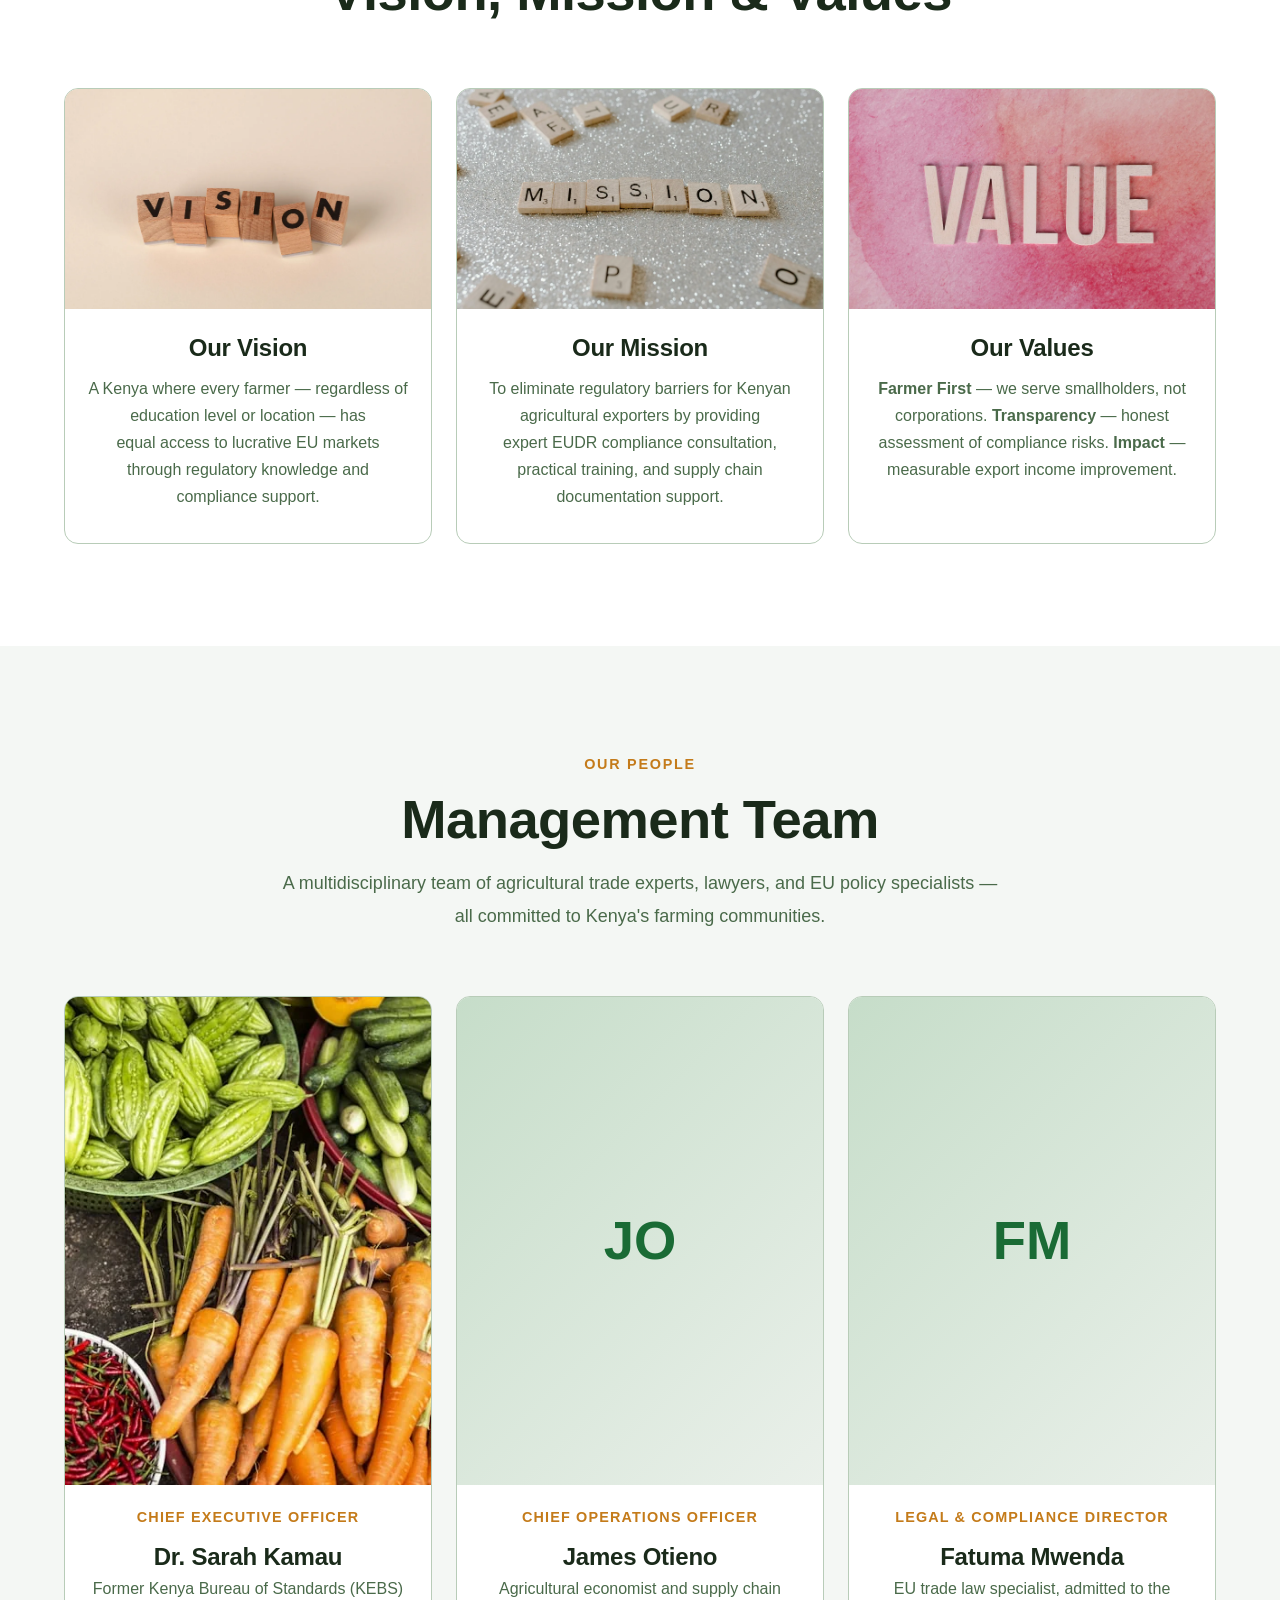
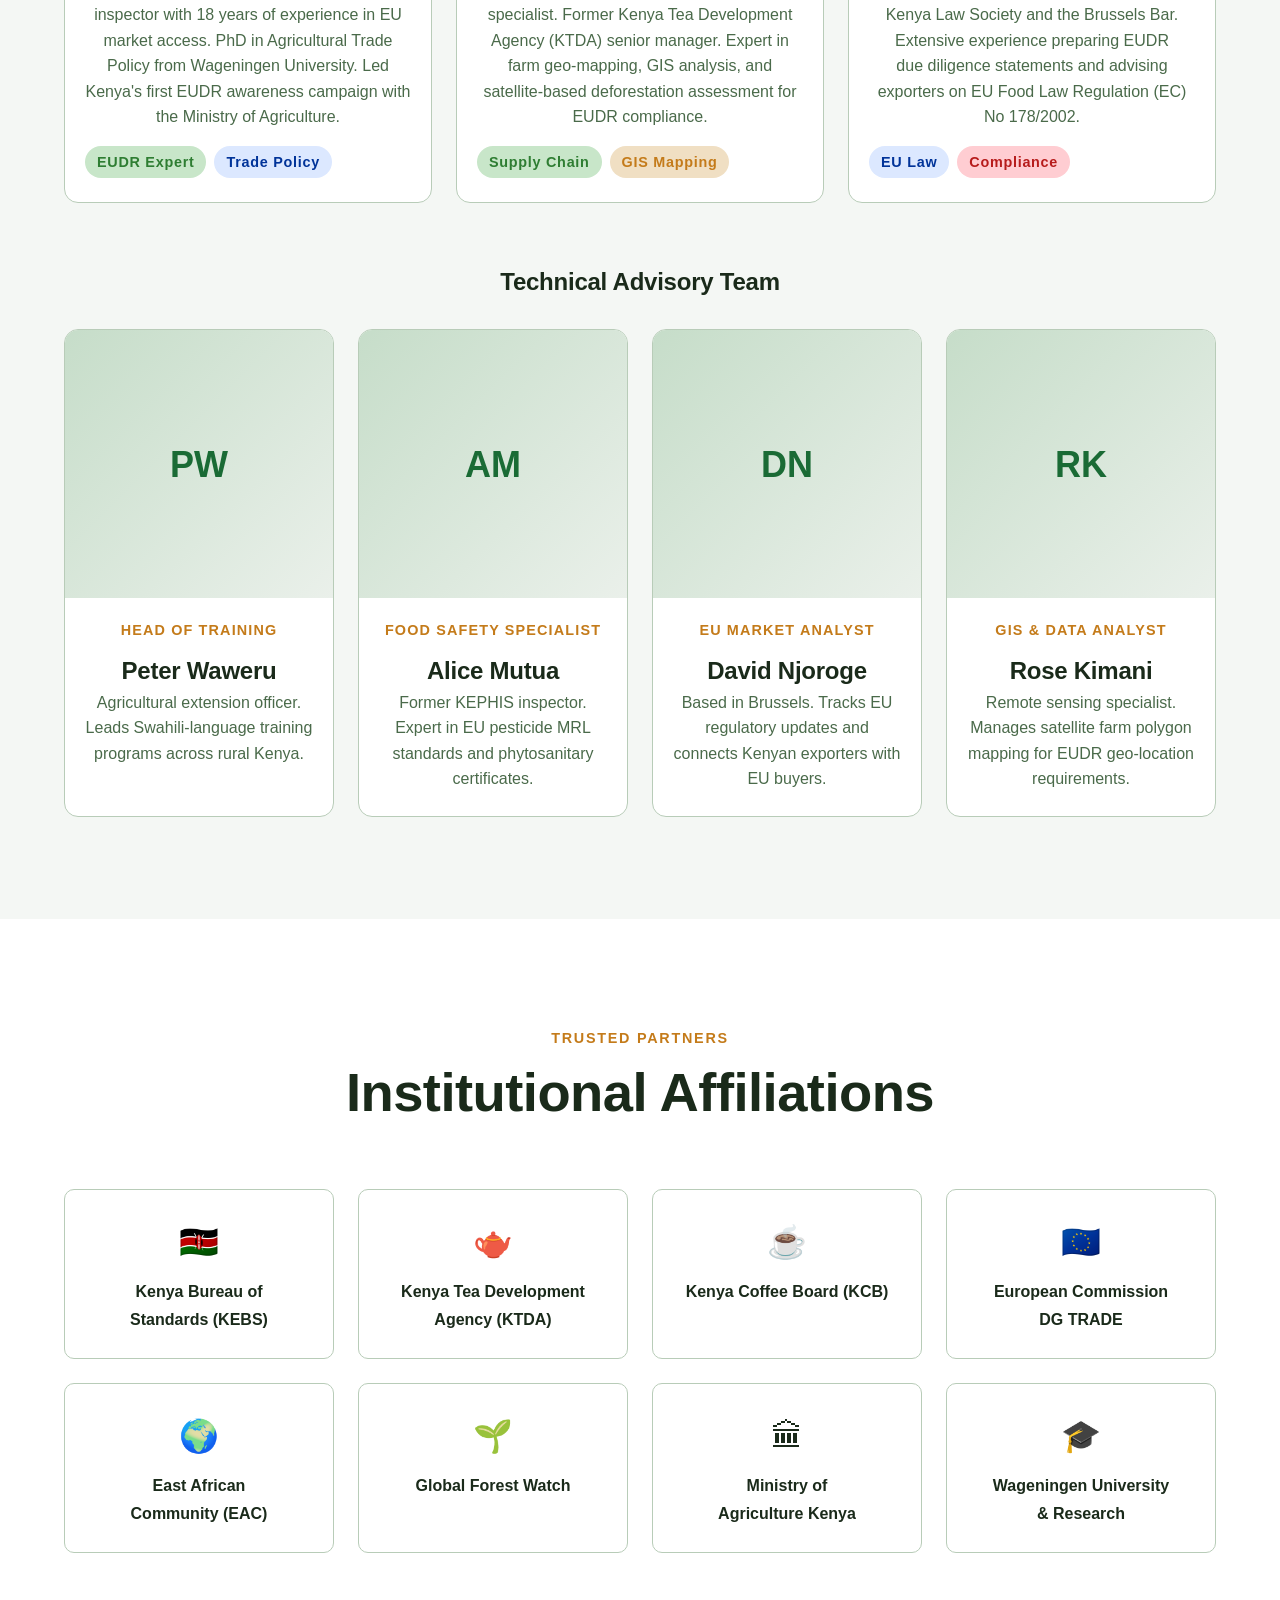
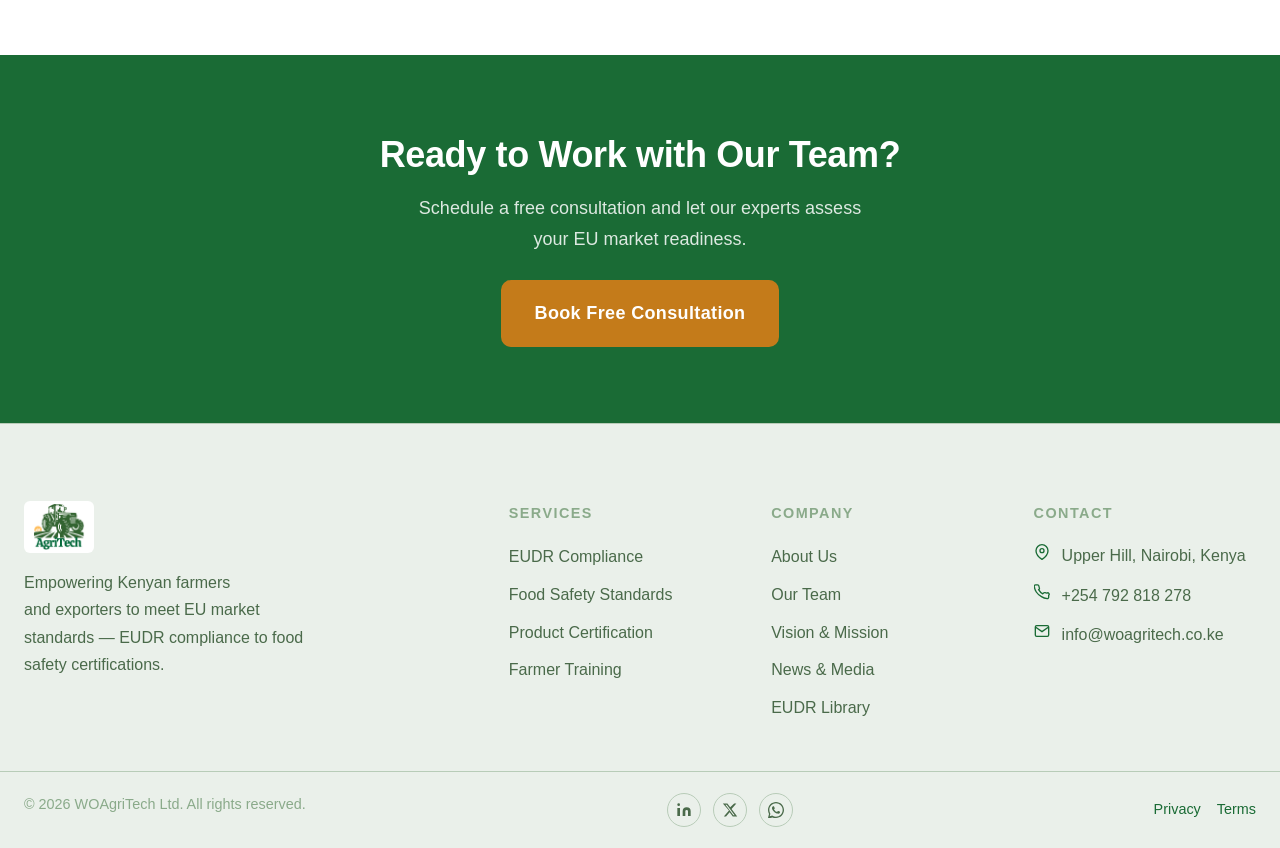
<file: pages/about.html>
<!DOCTYPE html>
<!--
  ============================================================
  about.html — WOAgriTech About Us Page
  ============================================================
  Sections:
    1. Page Hero
    2. Our Story — split section
    3. Vision, Mission, Values
    4. Management Team (with cards)
    5. Partners & Affiliations
    6. CTA

  Maintenance: Update team cards when personnel changes.
  ============================================================
-->
<html lang="en">
<head>
  <meta charset="UTF-8"/>
  <meta name="viewport" content="width=device-width, initial-scale=1.0"/>
  <title>About Us — WOAgriTech</title>
  <meta name="description" content="Meet the WOAgriTech team — EUDR experts, agricultural consultants, and legal advisors helping Kenyan farmers access the EU market."/>

  <link rel="icon" href="data:image/svg+xml,<svg xmlns='http://www.w3.org/2000/svg' viewBox='0 0 40 40'><circle cx='20' cy='20' r='20' fill='%231a6b35'/><path d='M20 8 C12 14 10 22 14 28 C18 34 26 32 28 24 C30 16 24 10 20 8Z' fill='white'/></svg>"/>
  <link rel="preconnect" href="https://fonts.gstatic.com" crossorigin/>
  <link rel="stylesheet" href="../css/tokens.css"/>
  <link rel="stylesheet" href="../css/base.css"/>
  <link rel="stylesheet" href="../css/components.css"/>

  <!-- Override nav.js links for sub-pages -->
  <script>
    // Fix relative paths injected by nav.js for sub-pages
    window.PAGE_ROOT = '../';
  </script>
  <script src="../js/nav-sub.js" defer></script>
  <script src="../js/main.js" defer></script>
</head>
<body>
  <main id="main-content">

    <!-- Page Hero: real Kenya coffee farm background photo -->
    <div class="page-hero" style="background-image: url('../images/vision-farm.webp');">
      <nav aria-label="Breadcrumb" style="max-width:var(--content-wide);margin:0 auto var(--space-4);padding-inline:var(--space-6)">
        <ol class="breadcrumb" style="justify-content:center">
          <li><a href="../index.html" style="color:rgba(255,255,255,0.7)">Home</a></li>
          <li style="color:rgba(255,255,255,0.9)">About Us</li>
        </ol>
      </nav>
      <h1 class="page-hero-title">About WOAgriTech</h1>
      <p class="page-hero-subtitle">
        Founded in Nairobi by agricultural trade experts, we bridge the gap between Kenya's farming communities and the European Union's market requirements.
      </p>
    </div>


    <!-- ════════════════════════════════════════════════════
         OUR STORY
    ════════════════════════════════════════════════════════ -->
    <section class="section" id="story" aria-label="Our story">
      <div class="container">
        <div class="split-section">
          <div class="reveal">
            <span class="section-overline">Our Story</span>
            <h2 style="font-size:var(--text-xl);font-weight:800;margin-bottom:var(--space-5)">
              Born from Kenya's Export Crisis
            </h2>
            <p style="color:var(--color-text-muted);line-height:1.75;margin-bottom:var(--space-4)">
              In 2021, Kenya lost over KES 4,000 billion in export revenue due to rejected shipments at EU ports. Products failed to meet pesticide residue limits, food safety standards, and increasingly, EU environmental requirements. Thousands of smallholder farmers — who had invested entire seasons into their crops — watched their livelihoods disappear.
            </p>
            <p style="color:var(--color-text-muted);line-height:1.75;margin-bottom:var(--space-4)">
              WOAgriTech was founded in 2022 by a group of agricultural trade lawyers, ex-Kenya Bureau of Standards officers, and EU policy specialists with a single mission: <strong style="color:var(--color-text)">ensure no Kenyan farmer loses income due to lack of regulatory knowledge</strong>.
            </p>
            <p style="color:var(--color-text-muted);line-height:1.75;margin-bottom:var(--space-6)">
              Today, we have supported over 500 farmers and exporters across 18 Kenyan counties, providing EUDR compliance support, food safety audits, training, and EU buyer connections.
            </p>
            <a href="../pages/contact.html" class="btn btn-primary">Work With Us</a>
          </div>
          <div class="reveal">
            <!-- Visual: Timeline card -->
            <div style="background:var(--color-surface);border:1px solid var(--color-border);border-radius:var(--radius-xl);padding:var(--space-6)">
              <h3 style="font-size:var(--text-lg);margin-bottom:var(--space-6)">Our Journey</h3>
              <div style="display:flex;flex-direction:column;gap:0">
                <!-- Timeline items -->
                <div style="display:flex;gap:var(--space-4);padding-bottom:var(--space-5);border-left:2px solid var(--color-primary);margin-left:var(--space-3)">
                  <div style="width:12px;height:12px;background:var(--color-primary);border-radius:50%;margin-left:calc(-7px);margin-top:4px;flex-shrink:0"></div>
                  <div style="padding-left:var(--space-3)">
                    <p style="font-weight:700;font-size:var(--text-sm);color:var(--color-accent)">2021</p>
                    <p style="font-size:var(--text-sm);color:var(--color-text-muted)">Kenya loses KES 4,000B in EU rejected exports. Founders identify critical regulatory knowledge gap.</p>
                  </div>
                </div>
                <div style="display:flex;gap:var(--space-4);padding-bottom:var(--space-5);border-left:2px solid var(--color-primary);margin-left:var(--space-3)">
                  <div style="width:12px;height:12px;background:var(--color-primary);border-radius:50%;margin-left:calc(-7px);margin-top:4px;flex-shrink:0"></div>
                  <div style="padding-left:var(--space-3)">
                    <p style="font-weight:700;font-size:var(--text-sm);color:var(--color-accent)">2022</p>
                    <p style="font-size:var(--text-sm);color:var(--color-text-muted)">WOAgriTech founded in Nairobi. First pilot program with 50 coffee farmers in Kiambu County.</p>
                  </div>
                </div>
                <div style="display:flex;gap:var(--space-4);padding-bottom:var(--space-5);border-left:2px solid var(--color-primary);margin-left:var(--space-3)">
                  <div style="width:12px;height:12px;background:var(--color-primary);border-radius:50%;margin-left:calc(-7px);margin-top:4px;flex-shrink:0"></div>
                  <div style="padding-left:var(--space-3)">
                    <p style="font-weight:700;font-size:var(--text-sm);color:var(--color-accent)">2023</p>
                    <p style="font-size:var(--text-sm);color:var(--color-text-muted)">EU Deforestation Regulation (EUDR) enters into force. WOAgriTech becomes Kenya's first dedicated EUDR consultation firm.</p>
                  </div>
                </div>
                <div style="display:flex;gap:var(--space-4);padding-bottom:var(--space-5);border-left:2px solid var(--color-primary);margin-left:var(--space-3)">
                  <div style="width:12px;height:12px;background:var(--color-primary);border-radius:50%;margin-left:calc(-7px);margin-top:4px;flex-shrink:0"></div>
                  <div style="padding-left:var(--space-3)">
                    <p style="font-weight:700;font-size:var(--text-sm);color:var(--color-accent)">2024</p>
                    <p style="font-size:var(--text-sm);color:var(--color-text-muted)">Expanded to 18 counties. Launched farmer training in Swahili. 500+ farmers served. 98% compliance rate.</p>
                  </div>
                </div>
                <div style="display:flex;gap:var(--space-4);border-left:2px solid var(--color-primary-highlight);margin-left:var(--space-3)">
                  <div style="width:12px;height:12px;background:var(--color-primary-highlight);border:2px solid var(--color-primary);border-radius:50%;margin-left:calc(-7px);margin-top:4px;flex-shrink:0"></div>
                  <div style="padding-left:var(--space-3)">
                    <p style="font-weight:700;font-size:var(--text-sm);color:var(--color-primary)">2025 →</p>
                    <p style="font-size:var(--text-sm);color:var(--color-text-muted)">Pan-Africa expansion. Partnership with EAC to support Tanzania, Uganda, and Rwanda farmers.</p>
                  </div>
                </div>
              </div>
            </div>
          </div>
        </div>
      </div>
    </section>


    <!-- ════════════════════════════════════════════════════
         VISION, MISSION, VALUES
    ════════════════════════════════════════════════════════ -->
    <section class="section section--alt" id="vision" aria-label="Vision and mission">
      <div class="container">
        <div class="section-header reveal">
          <span class="section-overline">What Drives Us</span>
          <h2 class="section-title">Vision, Mission &amp; Values</h2>
        </div>

        <div class="grid-3 reveal-group">

          <!-- Vision -->
          <div class="feature-card reveal" style="text-align:center;padding:0;overflow:hidden;">
            <!-- Vision image: sunrise over open farm fields — forward-looking -->
            <div style="height:220px;overflow:hidden;">
              <img
                src="../images/Vission_pexels_ann.webp"
                alt="WOAgriTech vision — a future where every Kenyan farmer reaches EU markets"
                loading="lazy"
                style="width:100%;height:100%;object-fit:cover;"
              >
            </div>
            <div style="padding:var(--space-6) var(--space-5) var(--space-8);">
              <h3 class="feature-title">Our Vision</h3>
              <p class="feature-desc">
                A Kenya where every farmer — regardless of education level or location — has equal access to lucrative EU markets through regulatory knowledge and compliance support.
              </p>
            </div>
          </div>

          <!-- Mission -->
          <div class="feature-card reveal" style="text-align:center;padding:0;overflow:hidden;">
            <!-- Mission image: farmer actively working in the field — purpose and action -->
            <div style="height:220px;overflow:hidden;">
              <img
                src="../images/Mission_pexels.webp"
                alt="Hands working with coffee — WOAgriTech's mission in action"
                loading="lazy"
                style="width:100%;height:100%;object-fit:cover;"
              >
            </div>
            <div style="padding:var(--space-6) var(--space-5) var(--space-8);">
              <h3 class="feature-title">Our Mission</h3>
              <p class="feature-desc">
                To eliminate regulatory barriers for Kenyan agricultural exporters by providing expert EUDR compliance consultation, practical training, and supply chain documentation support.
              </p>
            </div>
          </div>

          <!-- Values -->
          <div class="feature-card reveal" style="text-align:center;padding:0;overflow:hidden;">
            <!-- Values image: community of farmers together — farmer-first and teamwork -->
            <div style="height:220px;overflow:hidden;">
              <img
                src="../images/Values_pexels.webp"
                alt="Community of farmers representing WOAgriTech's core values"
                loading="lazy"
                style="width:100%;height:100%;object-fit:cover;"
              >
            </div>
            <div style="padding:var(--space-6) var(--space-5) var(--space-8);">
              <h3 class="feature-title">Our Values</h3>
              <p class="feature-desc">
                <strong>Farmer First</strong> — we serve smallholders, not corporations. <strong>Transparency</strong> — honest assessment of compliance risks. <strong>Impact</strong> — measurable export income improvement.
              </p>
            </div>
          </div>

        </div>
      </div>
    </section>


    <!-- ════════════════════════════════════════════════════
         MANAGEMENT TEAM
    ════════════════════════════════════════════════════════ -->
    <section class="section" id="team" aria-label="Management team">
      <div class="container">
        <div class="section-header reveal">
          <span class="section-overline">Our People</span>
          <h2 class="section-title">Management Team</h2>
          <p class="section-subtitle">
            A multidisciplinary team of agricultural trade experts, lawyers, and EU policy specialists — all committed to Kenya's farming communities.
          </p>
        </div>

        <!-- Leadership Grid -->
        <div class="grid-3 reveal-group" style="margin-bottom:var(--space-16)">

          <!-- CEO -->
          <div class="team-card reveal">
            <!-- Team photo: professional placeholder with initials overlay -->
            <div class="team-avatar-placeholder" style="overflow:hidden;position:relative;">
              <img src="../images/farmers-field.webp"
                   alt="Dr. Sarah Kamau"
                   style="width:100%;height:100%;object-fit:cover;position:absolute;inset:0;opacity:1;">
            </div>
            <div class="team-info">
              <p class="team-role">Chief Executive Officer</p>
              <h3 class="team-name">Dr. Sarah Kamau</h3>
              <p class="team-bio">
                Former Kenya Bureau of Standards (KEBS) inspector with 18 years of experience in EU market access. PhD in Agricultural Trade Policy from Wageningen University. Led Kenya's first EUDR awareness campaign with the Ministry of Agriculture.
              </p>
              <div style="display:flex;gap:var(--space-2);margin-top:var(--space-4)">
                <span class="badge badge-green">EUDR Expert</span>
                <span class="badge badge-eu">Trade Policy</span>
              </div>
            </div>
          </div>

          <!-- COO -->
          <div class="team-card reveal">
            <div class="team-avatar-placeholder">
              <span class="team-avatar-initials">JO</span>
            </div>
            <div class="team-info">
              <p class="team-role">Chief Operations Officer</p>
              <h3 class="team-name">James Otieno</h3>
              <p class="team-bio">
                Agricultural economist and supply chain specialist. Former Kenya Tea Development Agency (KTDA) senior manager. Expert in farm geo-mapping, GIS analysis, and satellite-based deforestation assessment for EUDR compliance.
              </p>
              <div style="display:flex;gap:var(--space-2);margin-top:var(--space-4)">
                <span class="badge badge-green">Supply Chain</span>
                <span class="badge badge-amber">GIS Mapping</span>
              </div>
            </div>
          </div>

          <!-- Legal Director -->
          <div class="team-card reveal">
            <div class="team-avatar-placeholder">
              <span class="team-avatar-initials">FM</span>
            </div>
            <div class="team-info">
              <p class="team-role">Legal &amp; Compliance Director</p>
              <h3 class="team-name">Fatuma Mwenda</h3>
              <p class="team-bio">
                EU trade law specialist, admitted to the Kenya Law Society and the Brussels Bar. Extensive experience preparing EUDR due diligence statements and advising exporters on EU Food Law Regulation (EC) No 178/2002.
              </p>
              <div style="display:flex;gap:var(--space-2);margin-top:var(--space-4)">
                <span class="badge badge-eu">EU Law</span>
                <span class="badge badge-red">Compliance</span>
              </div>
            </div>
          </div>

        </div>

        <!-- Extended Team -->
        <h3 style="font-size:var(--text-lg);text-align:center;margin-bottom:var(--space-8)" class="reveal">Technical Advisory Team</h3>
        <div class="grid-4 reveal-group">

          <div class="team-card reveal" style="text-align:center">
            <div class="team-avatar-placeholder" style="aspect-ratio:1">
              <span class="team-avatar-initials" style="font-size:var(--text-xl)">PW</span>
            </div>
            <div class="team-info">
              <p class="team-role">Head of Training</p>
              <h3 class="team-name">Peter Waweru</h3>
              <p class="team-bio">Agricultural extension officer. Leads Swahili-language training programs across rural Kenya.</p>
            </div>
          </div>

          <div class="team-card reveal" style="text-align:center">
            <div class="team-avatar-placeholder" style="aspect-ratio:1">
              <span class="team-avatar-initials" style="font-size:var(--text-xl)">AM</span>
            </div>
            <div class="team-info">
              <p class="team-role">Food Safety Specialist</p>
              <h3 class="team-name">Alice Mutua</h3>
              <p class="team-bio">Former KEPHIS inspector. Expert in EU pesticide MRL standards and phytosanitary certificates.</p>
            </div>
          </div>

          <div class="team-card reveal" style="text-align:center">
            <div class="team-avatar-placeholder" style="aspect-ratio:1">
              <span class="team-avatar-initials" style="font-size:var(--text-xl)">DN</span>
            </div>
            <div class="team-info">
              <p class="team-role">EU Market Analyst</p>
              <h3 class="team-name">David Njoroge</h3>
              <p class="team-bio">Based in Brussels. Tracks EU regulatory updates and connects Kenyan exporters with EU buyers.</p>
            </div>
          </div>

          <div class="team-card reveal" style="text-align:center">
            <div class="team-avatar-placeholder" style="aspect-ratio:1">
              <span class="team-avatar-initials" style="font-size:var(--text-xl)">RK</span>
            </div>
            <div class="team-info">
              <p class="team-role">GIS &amp; Data Analyst</p>
              <h3 class="team-name">Rose Kimani</h3>
              <p class="team-bio">Remote sensing specialist. Manages satellite farm polygon mapping for EUDR geo-location requirements.</p>
            </div>
          </div>

        </div>
      </div>
    </section>


    <!-- ════════════════════════════════════════════════════
         PARTNERS & AFFILIATIONS
    ════════════════════════════════════════════════════════ -->
    <section class="section section--alt" id="partners" aria-label="Partners">
      <div class="container">
        <div class="section-header reveal">
          <span class="section-overline">Trusted Partners</span>
          <h2 class="section-title">Institutional Affiliations</h2>
        </div>

        <div class="grid-4 reveal-group">
          <div class="reveal" style="background:var(--color-surface);border:1px solid var(--color-border);border-radius:var(--radius-lg);padding:var(--space-6);text-align:center">
            <p style="font-size:2rem;margin-bottom:var(--space-2)">🇰🇪</p>
            <p style="font-weight:700;font-size:var(--text-sm)">Kenya Bureau of Standards (KEBS)</p>
          </div>
          <div class="reveal" style="background:var(--color-surface);border:1px solid var(--color-border);border-radius:var(--radius-lg);padding:var(--space-6);text-align:center">
            <p style="font-size:2rem;margin-bottom:var(--space-2)">🫖</p>
            <p style="font-weight:700;font-size:var(--text-sm)">Kenya Tea Development Agency (KTDA)</p>
          </div>
          <div class="reveal" style="background:var(--color-surface);border:1px solid var(--color-border);border-radius:var(--radius-lg);padding:var(--space-6);text-align:center">
            <p style="font-size:2rem;margin-bottom:var(--space-2)">☕</p>
            <p style="font-weight:700;font-size:var(--text-sm)">Kenya Coffee Board (KCB)</p>
          </div>
          <div class="reveal" style="background:var(--color-surface);border:1px solid var(--color-border);border-radius:var(--radius-lg);padding:var(--space-6);text-align:center">
            <p style="font-size:2rem;margin-bottom:var(--space-2)">🇪🇺</p>
            <p style="font-weight:700;font-size:var(--text-sm)">European Commission DG TRADE</p>
          </div>
          <div class="reveal" style="background:var(--color-surface);border:1px solid var(--color-border);border-radius:var(--radius-lg);padding:var(--space-6);text-align:center">
            <p style="font-size:2rem;margin-bottom:var(--space-2)">🌍</p>
            <p style="font-weight:700;font-size:var(--text-sm)">East African Community (EAC)</p>
          </div>
          <div class="reveal" style="background:var(--color-surface);border:1px solid var(--color-border);border-radius:var(--radius-lg);padding:var(--space-6);text-align:center">
            <p style="font-size:2rem;margin-bottom:var(--space-2)">🌱</p>
            <p style="font-weight:700;font-size:var(--text-sm)">Global Forest Watch</p>
          </div>
          <div class="reveal" style="background:var(--color-surface);border:1px solid var(--color-border);border-radius:var(--radius-lg);padding:var(--space-6);text-align:center">
            <p style="font-size:2rem;margin-bottom:var(--space-2)">🏛</p>
            <p style="font-weight:700;font-size:var(--text-sm)">Ministry of Agriculture Kenya</p>
          </div>
          <div class="reveal" style="background:var(--color-surface);border:1px solid var(--color-border);border-radius:var(--radius-lg);padding:var(--space-6);text-align:center">
            <p style="font-size:2rem;margin-bottom:var(--space-2)">🎓</p>
            <p style="font-weight:700;font-size:var(--text-sm)">Wageningen University &amp; Research</p>
          </div>
        </div>
      </div>
    </section>


    <!-- CTA -->
    <section style="background:var(--color-primary);padding:clamp(var(--space-12),6vw,var(--space-20)) var(--space-6);text-align:center" aria-label="CTA">
      <div class="container--narrow">
        <h2 style="font-size:var(--text-xl);font-weight:800;color:#fff;margin-bottom:var(--space-4)">Ready to Work with Our Team?</h2>
        <p style="color:rgba(255,255,255,0.85);margin-bottom:var(--space-6);max-width:48ch;margin-inline:auto">Schedule a free consultation and let our experts assess your EU market readiness.</p>
        <a href="../pages/contact.html" class="btn btn-secondary btn-lg">Book Free Consultation</a>
      </div>
    </section>

  </main>
</body>
</html>
</file>
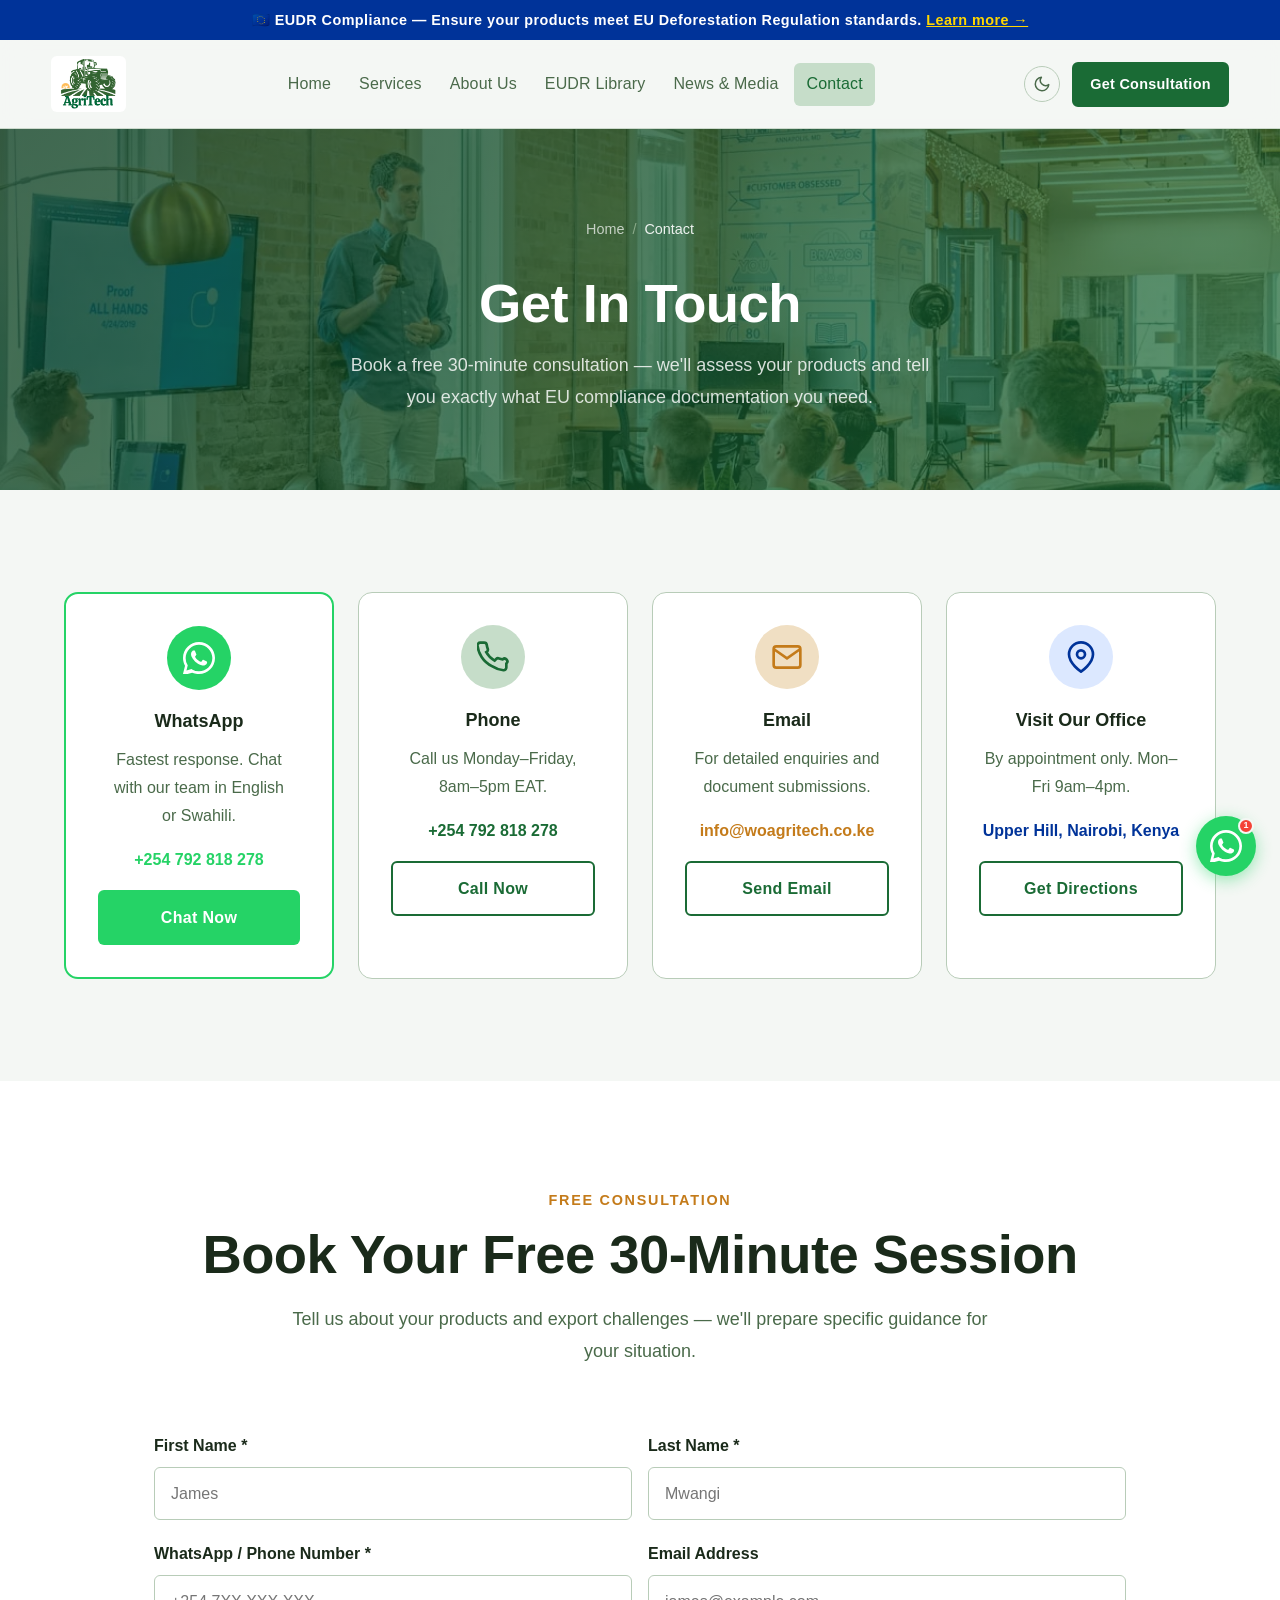
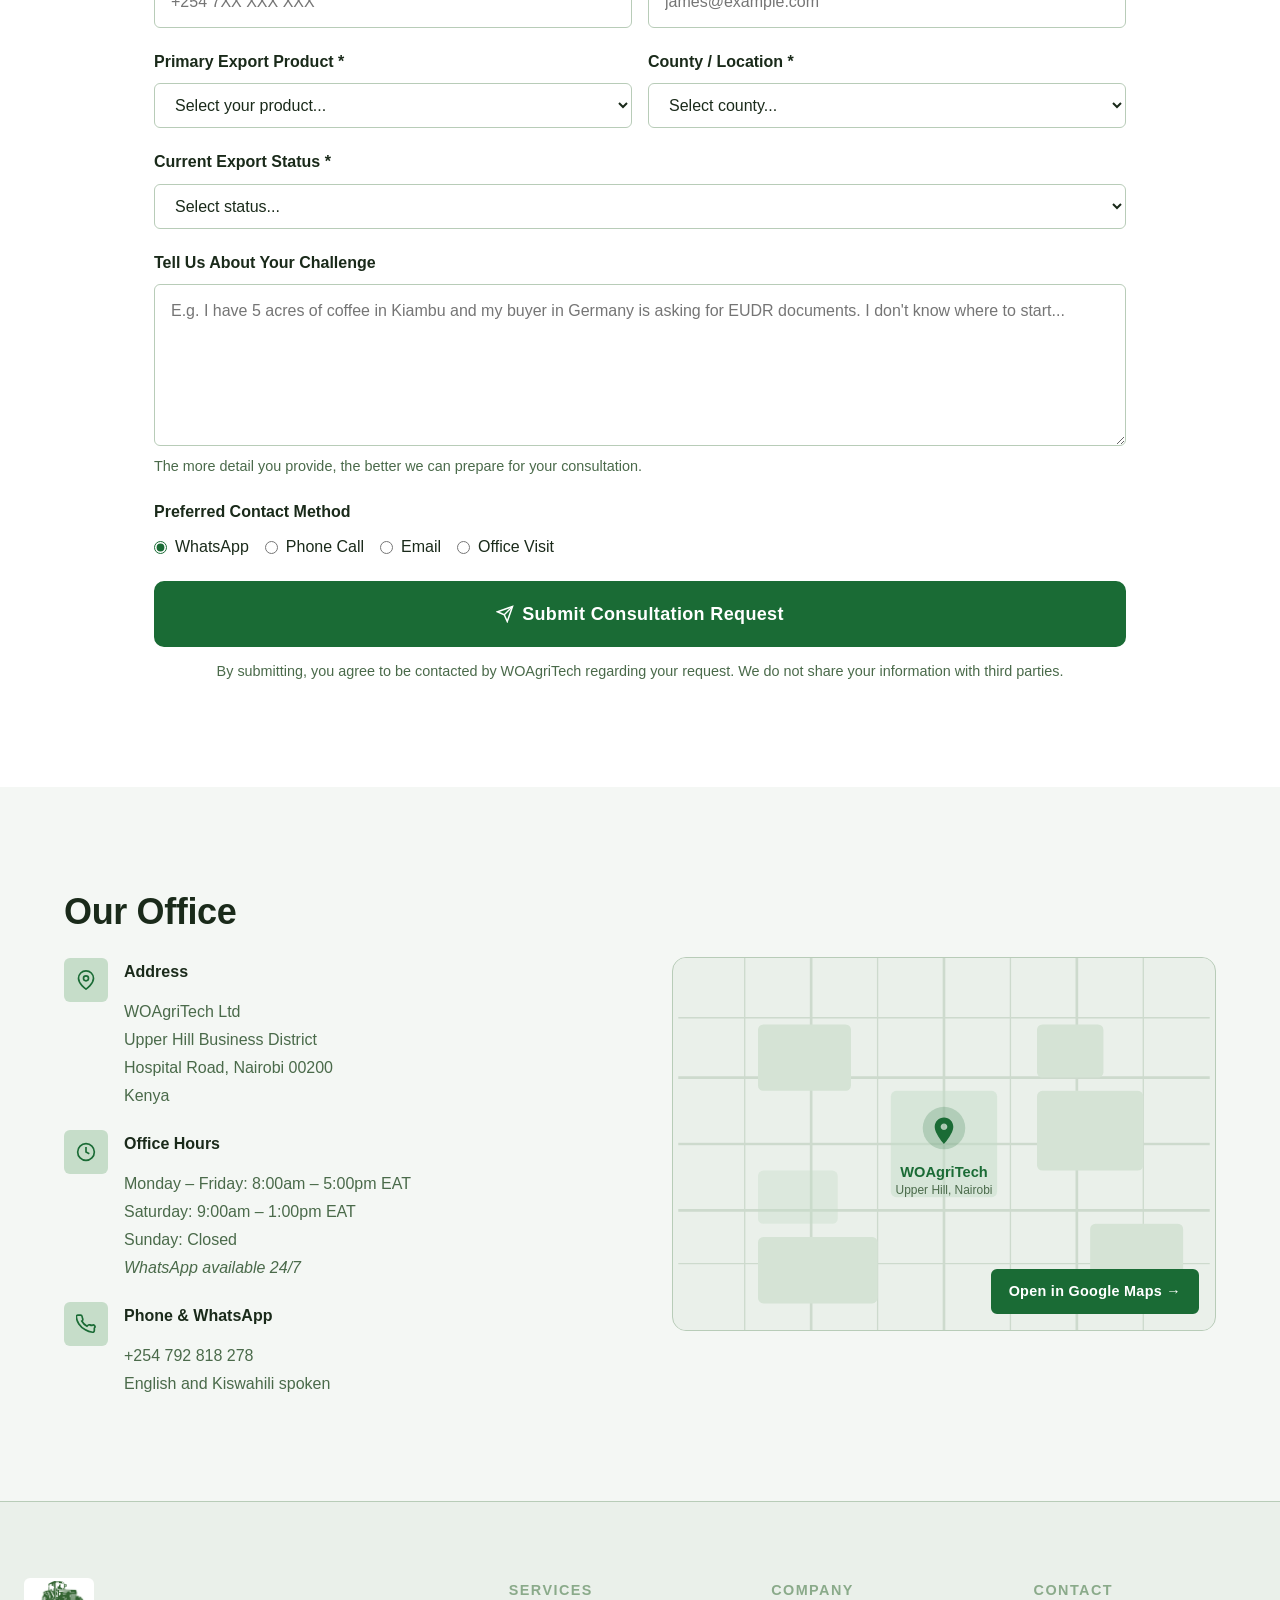
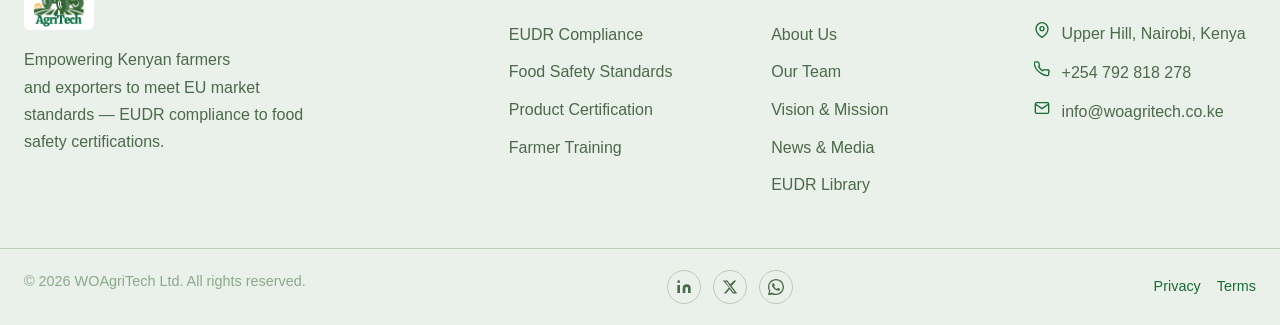
<file: pages/contact.html>
<!DOCTYPE html>
<!--
  ============================================================
  contact.html — WOAgriTech Contact Page
  ============================================================
  Sections:
    1. Page Hero
    2. Contact options (WhatsApp, Phone, Email, Visit)
    3. Consultation booking form
    4. Office map placeholder
  ============================================================
-->
<html lang="en">
<head>
  <meta charset="UTF-8"/>
  <meta name="viewport" content="width=device-width, initial-scale=1.0"/>
  <title>Contact Us — WOAgriTech</title>
  <meta name="description" content="Book a free EU market consultation with WOAgriTech. Reach us by WhatsApp, phone, or email — or visit our Nairobi office."/>
  <link rel="icon" href="data:image/svg+xml,<svg xmlns='http://www.w3.org/2000/svg' viewBox='0 0 40 40'><circle cx='20' cy='20' r='20' fill='%231a6b35'/><path d='M20 8 C12 14 10 22 14 28 C18 34 26 32 28 24 C30 16 24 10 20 8Z' fill='white'/></svg>"/>
  <link rel="preconnect" href="https://fonts.gstatic.com" crossorigin/>
  <link rel="stylesheet" href="../css/tokens.css"/>
  <link rel="stylesheet" href="../css/base.css"/>
  <link rel="stylesheet" href="../css/components.css"/>
  <script src="../js/nav-sub.js" defer></script>
  <script src="../js/main.js" defer></script>

  <style>
    /* Contact-page-specific styles */

    /* Contact method cards */
    .contact-method {
      background: var(--color-surface);
      border: 1px solid var(--color-border);
      border-radius: var(--radius-xl);
      padding: var(--space-8);
      text-align: center;
      transition:
        box-shadow var(--transition-interactive),
        transform var(--transition-interactive);
    }

    .contact-method:hover {
      box-shadow: var(--shadow-lg);
      transform: translateY(-4px);
    }

    .contact-method-icon {
      width: 64px;
      height: 64px;
      border-radius: var(--radius-full);
      display: flex;
      align-items: center;
      justify-content: center;
      margin: 0 auto var(--space-4);
    }

    /* Form response message */
    .form-success {
      background: var(--color-success-highlight);
      border: 1px solid var(--color-success);
      border-radius: var(--radius-lg);
      padding: var(--space-5);
      text-align: center;
      display: none;
    }

    .form-success.show {
      display: block;
    }
  </style>
</head>
<body>
<main id="main-content">

  <!-- Page Hero -->
  <!-- Page Hero: real agricultural background photo -->
  <div class="page-hero" style="background-image: url('../images/about-team.webp');">
    <nav aria-label="Breadcrumb" style="max-width:var(--content-wide);margin:0 auto var(--space-4);padding-inline:var(--space-6)">
      <ol class="breadcrumb" style="justify-content:center">
        <li><a href="../index.html" style="color:rgba(255,255,255,0.7)">Home</a></li>
        <li style="color:rgba(255,255,255,0.9)">Contact</li>
      </ol>
    </nav>
    <h1 class="page-hero-title">Get In Touch</h1>
    <p class="page-hero-subtitle">Book a free 30-minute consultation — we'll assess your products and tell you exactly what EU compliance documentation you need.</p>
  </div>


  <!-- ════════════════════════════════════════════════════
       CONTACT METHODS
  ════════════════════════════════════════════════════════ -->
  <section class="section" aria-label="Contact methods">
    <div class="container">
      <div class="grid-4 reveal-group">

        <!-- WhatsApp (primary) -->
        <div class="contact-method reveal" style="border-color:#25d366;border-width:2px">
          <div class="contact-method-icon" style="background:#25d366">
            <svg width="32" height="32" viewBox="0 0 24 24" fill="white">
              <path d="M17.472 14.382c-.297-.149-1.758-.867-2.03-.967-.273-.099-.471-.148-.67.15-.197.297-.767.966-.94 1.164-.173.199-.347.223-.644.075-.297-.15-1.255-.463-2.39-1.475-.883-.788-1.48-1.761-1.653-2.059-.173-.297-.018-.458.13-.606.134-.133.298-.347.446-.52.149-.174.198-.298.298-.497.099-.198.05-.371-.025-.52-.075-.149-.669-1.612-.916-2.207-.242-.579-.487-.5-.669-.51-.173-.008-.371-.01-.57-.01-.198 0-.52.074-.792.372-.272.297-1.04 1.016-1.04 2.479 0 1.462 1.065 2.875 1.213 3.074.149.198 2.096 3.2 5.077 4.487.709.306 1.262.489 1.694.625.712.227 1.36.195 1.871.118.571-.085 1.758-.719 2.006-1.413.248-.694.248-1.289.173-1.413-.074-.124-.272-.198-.57-.347zM12 0C5.373 0 0 5.373 0 12c0 2.124.558 4.122 1.535 5.856L.057 23.7a.75.75 0 00.916.917l5.896-1.476A11.954 11.954 0 0012 24c6.627 0 12-5.373 12-12S18.627 0 12 0zm0 22a9.96 9.96 0 01-5.186-1.449l-.371-.22-3.847.963.98-3.787-.242-.391A9.96 9.96 0 012 12c0-5.514 4.486-10 10-10s10 4.486 10 10-4.486 10-10 10z"/>
            </svg>
          </div>
          <p style="font-weight:700;font-size:var(--text-base);margin-bottom:var(--space-2)">WhatsApp</p>
          <p style="font-size:var(--text-sm);color:var(--color-text-muted);margin-bottom:var(--space-4)">Fastest response. Chat with our team in English or Swahili.</p>
          <p style="font-weight:700;font-size:var(--text-sm);color:#25d366;margin-bottom:var(--space-4)">+254 792 818 278</p>
          <a href="https://wa.me/254792818278?text=Hello!%20I%20would%20like%20a%20free%20EU%20market%20consultation."
             target="_blank" rel="noopener noreferrer"
             class="btn" style="background:#25d366;color:#fff;width:100%;justify-content:center">
            Chat Now
          </a>
        </div>

        <!-- Phone -->
        <div class="contact-method reveal">
          <div class="contact-method-icon" style="background:var(--color-primary-highlight)">
            <svg width="32" height="32" viewBox="0 0 24 24" fill="none" stroke="var(--color-primary)" stroke-width="2">
              <path d="M22 16.92v3a2 2 0 01-2.18 2 19.79 19.79 0 01-8.63-3.07A19.5 19.5 0 013.46 12 19.79 19.79 0 01.36 3.43 2 2 0 012.33 1.27h3a2 2 0 012 1.72 12.84 12.84 0 00.7 2.81 2 2 0 01-.45 2.11L6.91 8.4a16 16 0 006.29 6.29l1.2-1.2a2 2 0 012.11-.45 12.84 12.84 0 002.81.7A2 2 0 0122 16.92z"/>
            </svg>
          </div>
          <p style="font-weight:700;font-size:var(--text-base);margin-bottom:var(--space-2)">Phone</p>
          <p style="font-size:var(--text-sm);color:var(--color-text-muted);margin-bottom:var(--space-4)">Call us Monday–Friday, 8am–5pm EAT.</p>
          <p style="font-weight:700;font-size:var(--text-sm);color:var(--color-primary);margin-bottom:var(--space-4)">+254 792 818 278</p>
          <a href="tel:+254792818278" class="btn btn-outline" style="width:100%;justify-content:center">Call Now</a>
        </div>

        <!-- Email -->
        <div class="contact-method reveal">
          <div class="contact-method-icon" style="background:var(--color-accent-highlight)">
            <svg width="32" height="32" viewBox="0 0 24 24" fill="none" stroke="var(--color-accent)" stroke-width="2">
              <path d="M4 4h16c1.1 0 2 .9 2 2v12c0 1.1-.9 2-2 2H4c-1.1 0-2-.9-2-2V6c0-1.1.9-2 2-2z"/>
              <polyline points="22,6 12,13 2,6"/>
            </svg>
          </div>
          <p style="font-weight:700;font-size:var(--text-base);margin-bottom:var(--space-2)">Email</p>
          <p style="font-size:var(--text-sm);color:var(--color-text-muted);margin-bottom:var(--space-4)">For detailed enquiries and document submissions.</p>
          <p style="font-weight:700;font-size:var(--text-sm);color:var(--color-accent);margin-bottom:var(--space-4);word-break:break-all">info@woagritech.co.ke</p>
          <a href="mailto:info@woagritech.co.ke?subject=EU Market Consultation Request" class="btn btn-outline" style="width:100%;justify-content:center">Send Email</a>
        </div>

        <!-- Office Visit -->
        <div class="contact-method reveal">
          <div class="contact-method-icon" style="background:var(--color-eu-blue-highlight)">
            <svg width="32" height="32" viewBox="0 0 24 24" fill="none" stroke="var(--color-eu-blue)" stroke-width="2">
              <path d="M21 10c0 7-9 13-9 13s-9-6-9-13a9 9 0 0118 0z"/>
              <circle cx="12" cy="10" r="3"/>
            </svg>
          </div>
          <p style="font-weight:700;font-size:var(--text-base);margin-bottom:var(--space-2)">Visit Our Office</p>
          <p style="font-size:var(--text-sm);color:var(--color-text-muted);margin-bottom:var(--space-4)">By appointment only. Mon–Fri 9am–4pm.</p>
          <p style="font-weight:700;font-size:var(--text-sm);color:var(--color-eu-blue);margin-bottom:var(--space-4)">Upper Hill, Nairobi, Kenya</p>
          <a href="https://maps.google.com/?q=Upper+Hill+Nairobi+Kenya" target="_blank" rel="noopener noreferrer" class="btn btn-outline" style="width:100%;justify-content:center">Get Directions</a>
        </div>

      </div>
    </div>
  </section>


  <!-- ════════════════════════════════════════════════════
       CONSULTATION FORM
  ════════════════════════════════════════════════════════ -->
  <section class="section section--alt" id="booking" aria-label="Book consultation">
    <div class="container--narrow">
      <div class="section-header reveal">
        <span class="section-overline">Free Consultation</span>
        <h2 class="section-title">Book Your Free 30-Minute Session</h2>
        <p class="section-subtitle">Tell us about your products and export challenges — we'll prepare specific guidance for your situation.</p>
      </div>

      <!-- Success message (shown after form submit) -->
      <div class="form-success" id="form-success" role="alert" aria-live="polite">
        <p style="font-size:1.5rem;margin-bottom:var(--space-2)">✅</p>
        <p style="font-weight:700;font-size:var(--text-base)">Consultation Request Received!</p>
        <p style="font-size:var(--text-sm);color:var(--color-text-muted);margin-top:var(--space-2)">
          Our team will contact you within 24 hours. For immediate assistance, WhatsApp us at +254 792 818 278.
        </p>
      </div>

      <form id="consultation-form" class="reveal" novalidate
            aria-label="Consultation booking form"
            onsubmit="handleFormSubmit(event)">

        <!-- Name fields row -->
        <div style="display:grid;grid-template-columns:1fr 1fr;gap:var(--space-4)">
          <div class="form-group">
            <label class="form-label" for="first-name">First Name *</label>
            <input class="form-input" type="text" id="first-name" name="first_name"
                   required placeholder="James" autocomplete="given-name"/>
          </div>
          <div class="form-group">
            <label class="form-label" for="last-name">Last Name *</label>
            <input class="form-input" type="text" id="last-name" name="last_name"
                   required placeholder="Mwangi" autocomplete="family-name"/>
          </div>
        </div>

        <!-- Contact row -->
        <div style="display:grid;grid-template-columns:1fr 1fr;gap:var(--space-4)">
          <div class="form-group">
            <label class="form-label" for="phone">WhatsApp / Phone Number *</label>
            <input class="form-input" type="tel" id="phone" name="phone"
                   required placeholder="+254 7XX XXX XXX" autocomplete="tel"/>
          </div>
          <div class="form-group">
            <label class="form-label" for="email">Email Address</label>
            <input class="form-input" type="email" id="email" name="email"
                   placeholder="james@example.com" autocomplete="email"/>
          </div>
        </div>

        <!-- Product & Location -->
        <div style="display:grid;grid-template-columns:1fr 1fr;gap:var(--space-4)">
          <div class="form-group">
            <label class="form-label" for="product">Primary Export Product *</label>
            <select class="form-select" id="product" name="product" required>
              <option value="">Select your product...</option>
              <option value="coffee">☕ Coffee</option>
              <option value="tea">🫖 Tea</option>
              <option value="avocado">🥑 Avocado</option>
              <option value="meat">🥩 Meat / Livestock</option>
              <option value="horticulture">🌿 Horticulture / Vegetables</option>
              <option value="flowers">💐 Cut Flowers</option>
              <option value="soya">🌱 Soya / Palm Oil</option>
              <option value="cocoa">🍫 Cocoa</option>
              <option value="wood">🪵 Wood / Timber</option>
              <option value="other">Other</option>
            </select>
          </div>
          <div class="form-group">
            <label class="form-label" for="county">County / Location *</label>
            <select class="form-select" id="county" name="county" required>
              <option value="">Select county...</option>
              <option>Kiambu</option><option>Meru</option><option>Murang'a</option>
              <option>Nyeri</option><option>Kirinyaga</option><option>Embu</option>
              <option>Kericho</option><option>Nandi</option><option>Bomet</option>
              <option>Kisii</option><option>Nyamira</option><option>Laikipia</option>
              <option>Nakuru</option><option>Narok</option><option>Kajiado</option>
              <option>Nairobi</option><option>Mombasa</option><option>Kilifi</option>
              <option>Other</option>
            </select>
          </div>
        </div>

        <!-- Export experience -->
        <div class="form-group">
          <label class="form-label" for="experience">Current Export Status *</label>
          <select class="form-select" id="experience" name="experience" required>
            <option value="">Select status...</option>
            <option value="new">New to EU exports — not yet exporting</option>
            <option value="active">Currently exporting to EU — need compliance check</option>
            <option value="rejected">Export shipment rejected/returned — need urgent help</option>
            <option value="planning">Planning to scale EU exports in 2025</option>
          </select>
        </div>

        <!-- Message -->
        <div class="form-group">
          <label class="form-label" for="message">Tell Us About Your Challenge</label>
          <textarea class="form-textarea" id="message" name="message"
                    placeholder="E.g. I have 5 acres of coffee in Kiambu and my buyer in Germany is asking for EUDR documents. I don't know where to start..."
                    rows="5"></textarea>
          <span class="form-hint">The more detail you provide, the better we can prepare for your consultation.</span>
        </div>

        <!-- Preferred contact method -->
        <div class="form-group">
          <label class="form-label">Preferred Contact Method</label>
          <div style="display:flex;gap:var(--space-4);flex-wrap:wrap">
            <label style="display:flex;align-items:center;gap:var(--space-2);cursor:pointer;font-size:var(--text-sm)">
              <input type="radio" name="contact_pref" value="whatsapp" checked style="accent-color:var(--color-primary)"/>
              WhatsApp
            </label>
            <label style="display:flex;align-items:center;gap:var(--space-2);cursor:pointer;font-size:var(--text-sm)">
              <input type="radio" name="contact_pref" value="phone" style="accent-color:var(--color-primary)"/>
              Phone Call
            </label>
            <label style="display:flex;align-items:center;gap:var(--space-2);cursor:pointer;font-size:var(--text-sm)">
              <input type="radio" name="contact_pref" value="email" style="accent-color:var(--color-primary)"/>
              Email
            </label>
            <label style="display:flex;align-items:center;gap:var(--space-2);cursor:pointer;font-size:var(--text-sm)">
              <input type="radio" name="contact_pref" value="office" style="accent-color:var(--color-primary)"/>
              Office Visit
            </label>
          </div>
        </div>

        <!-- Submit -->
        <button type="submit" class="btn btn-primary btn-lg" style="width:100%;justify-content:center">
          <svg width="18" height="18" viewBox="0 0 24 24" fill="none" stroke="currentColor" stroke-width="2"><line x1="22" y1="2" x2="11" y2="13"/><polygon points="22 2 15 22 11 13 2 9 22 2"/></svg>
          Submit Consultation Request
        </button>

        <p style="font-size:var(--text-xs);color:var(--color-text-muted);text-align:center;margin-top:var(--space-3)">
          By submitting, you agree to be contacted by WOAgriTech regarding your request. We do not share your information with third parties.
        </p>
      </form>
    </div>
  </section>


  <!-- ════════════════════════════════════════════════════
       OFFICE INFORMATION
  ════════════════════════════════════════════════════════ -->
  <section class="section" aria-label="Office information">
    <div class="container">
      <div class="split-section">
        <div class="reveal">
          <h2 style="font-size:var(--text-xl);font-weight:800;margin-bottom:var(--space-6)">Our Office</h2>
          <div style="display:flex;flex-direction:column;gap:var(--space-5)">
            <div style="display:flex;gap:var(--space-4)">
              <div style="width:44px;height:44px;background:var(--color-primary-highlight);border-radius:var(--radius-md);display:flex;align-items:center;justify-content:center;flex-shrink:0;color:var(--color-primary)">
                <svg width="20" height="20" viewBox="0 0 24 24" fill="none" stroke="currentColor" stroke-width="2"><path d="M21 10c0 7-9 13-9 13s-9-6-9-13a9 9 0 0118 0z"/><circle cx="12" cy="10" r="3"/></svg>
              </div>
              <div>
                <p style="font-weight:700;font-size:var(--text-sm)">Address</p>
                <p style="font-size:var(--text-sm);color:var(--color-text-muted)">WOAgriTech Ltd<br/>Upper Hill Business District<br/>Hospital Road, Nairobi 00200<br/>Kenya</p>
              </div>
            </div>
            <div style="display:flex;gap:var(--space-4)">
              <div style="width:44px;height:44px;background:var(--color-primary-highlight);border-radius:var(--radius-md);display:flex;align-items:center;justify-content:center;flex-shrink:0;color:var(--color-primary)">
                <svg width="20" height="20" viewBox="0 0 24 24" fill="none" stroke="currentColor" stroke-width="2"><circle cx="12" cy="12" r="10"/><polyline points="12 6 12 12 16 14"/></svg>
              </div>
              <div>
                <p style="font-weight:700;font-size:var(--text-sm)">Office Hours</p>
                <p style="font-size:var(--text-sm);color:var(--color-text-muted)">Monday – Friday: 8:00am – 5:00pm EAT<br/>Saturday: 9:00am – 1:00pm EAT<br/>Sunday: Closed<br/><em>WhatsApp available 24/7</em></p>
              </div>
            </div>
            <div style="display:flex;gap:var(--space-4)">
              <div style="width:44px;height:44px;background:var(--color-primary-highlight);border-radius:var(--radius-md);display:flex;align-items:center;justify-content:center;flex-shrink:0;color:var(--color-primary)">
                <svg width="20" height="20" viewBox="0 0 24 24" fill="none" stroke="currentColor" stroke-width="2"><path d="M22 16.92v3a2 2 0 01-2.18 2 19.79 19.79 0 01-8.63-3.07A19.5 19.5 0 013.46 12 19.79 19.79 0 01.36 3.43 2 2 0 012.33 1.27h3a2 2 0 012 1.72 12.84 12.84 0 00.7 2.81 2 2 0 01-.45 2.11L6.91 8.4a16 16 0 006.29 6.29l1.2-1.2a2 2 0 012.11-.45 12.84 12.84 0 002.81.7A2 2 0 0122 16.92z"/></svg>
              </div>
              <div>
                <p style="font-weight:700;font-size:var(--text-sm)">Phone &amp; WhatsApp</p>
                <p style="font-size:var(--text-sm);color:var(--color-text-muted)">+254 792 818 278<br/>English and Kiswahili spoken</p>
              </div>
            </div>
          </div>
        </div>

        <!-- Map placeholder -->
        <div class="reveal">
          <div style="background:var(--color-surface-offset);border:1px solid var(--color-border);border-radius:var(--radius-xl);overflow:hidden;aspect-ratio:16/11;position:relative;display:flex;align-items:center;justify-content:center">
            <!-- SVG map illustration of Nairobi -->
            <svg viewBox="0 0 400 280" xmlns="http://www.w3.org/2000/svg" style="width:100%;height:100%">
              <!-- Street grid background -->
              <rect width="400" height="280" fill="var(--color-surface-offset)"/>
              <!-- Road lines -->
              <g stroke="var(--color-divider)" stroke-width="2">
                <line x1="0" y1="140" x2="400" y2="140"/>
                <line x1="200" y1="0" x2="200" y2="280"/>
                <line x1="0" y1="90" x2="400" y2="90"/>
                <line x1="0" y1="190" x2="400" y2="190"/>
                <line x1="100" y1="0" x2="100" y2="280"/>
                <line x1="300" y1="0" x2="300" y2="280"/>
                <line x1="50" y1="0" x2="50" y2="280" stroke-width="1"/>
                <line x1="150" y1="0" x2="150" y2="280" stroke-width="1"/>
                <line x1="250" y1="0" x2="250" y2="280" stroke-width="1"/>
                <line x1="350" y1="0" x2="350" y2="280" stroke-width="1"/>
                <line x1="0" y1="45" x2="400" y2="45" stroke-width="1"/>
                <line x1="0" y1="230" x2="400" y2="230" stroke-width="1"/>
              </g>
              <!-- Green park blocks -->
              <rect x="160" y="100" width="80" height="80" rx="4" fill="var(--color-primary-highlight)" opacity="0.5"/>
              <rect x="60" y="160" width="60" height="40" rx="4" fill="var(--color-primary-highlight)" opacity="0.4"/>
              <!-- Building blocks -->
              <rect x="60" y="50" width="70" height="50" rx="4" fill="var(--color-surface-dynamic)"/>
              <rect x="270" y="100" width="80" height="60" rx="4" fill="var(--color-surface-dynamic)"/>
              <rect x="270" y="50" width="50" height="40" rx="4" fill="var(--color-surface-dynamic)"/>
              <rect x="60" y="210" width="90" height="50" rx="4" fill="var(--color-surface-dynamic)"/>
              <rect x="310" y="200" width="70" height="60" rx="4" fill="var(--color-surface-dynamic)"/>
              <!-- Location pin -->
              <g transform="translate(192, 120)">
                <circle cx="8" cy="8" r="16" fill="var(--color-primary)" opacity="0.2"/>
                <path d="M8 0C4.13 0 1 3.13 1 7c0 5.25 7 13 7 13s7-7.75 7-13c0-3.87-3.13-7-7-7zm0 9.5C6.62 9.5 5.5 8.38 5.5 7S6.62 4.5 8 4.5 10.5 5.62 10.5 7 9.38 9.5 8 9.5z" fill="var(--color-primary)"/>
              </g>
              <!-- Label -->
              <text x="200" y="165" text-anchor="middle" font-family="sans-serif" font-size="11" font-weight="700" fill="var(--color-primary)">WOAgriTech</text>
              <text x="200" y="178" text-anchor="middle" font-family="sans-serif" font-size="9" fill="var(--color-text-muted)">Upper Hill, Nairobi</text>
            </svg>
            <a href="https://maps.google.com/?q=Upper+Hill+Nairobi+Kenya" target="_blank" rel="noopener noreferrer"
               style="position:absolute;bottom:var(--space-4);right:var(--space-4)"
               class="btn btn-primary btn-sm">
              Open in Google Maps →
            </a>
          </div>
        </div>
      </div>
    </div>
  </section>

</main>

<script>
/**
 * handleFormSubmit — Contact form submission handler
 * In production: replace with actual backend API call (e.g. to Formspree,
 * EmailJS, or a custom Node/Python endpoint).
 * Currently: shows success message and sends user to WhatsApp.
 */
function handleFormSubmit(event) {
  event.preventDefault();

  const form = document.getElementById('consultation-form');
  const success = document.getElementById('form-success');

  // Basic validation
  const required = form.querySelectorAll('[required]');
  let valid = true;
  required.forEach(field => {
    if (!field.value.trim()) {
      field.style.borderColor = 'var(--color-error)';
      valid = false;
    } else {
      field.style.borderColor = '';
    }
  });

  if (!valid) return;

  // Get form values for WhatsApp message
  const name = (form.first_name.value + ' ' + form.last_name.value).trim();
  const phone = form.phone.value;
  const product = form.product.value;
  const county = form.county.value;
  const status = form.experience.value;
  const message = form.message.value;

  const waMessage = encodeURIComponent(
    `Hello WOAgriTech!\n\nName: ${name}\nPhone: ${phone}\nProduct: ${product}\nCounty: ${county}\nStatus: ${status}\n\n${message}`
  );

  // Show success message
  form.style.display = 'none';
  success.classList.add('show');

  // Open WhatsApp with pre-filled message after 1.5s
  setTimeout(() => {
    window.open(`https://wa.me/254792818278?text=${waMessage}`, '_blank');
  }, 1500);
}
</script>

</body>
</html>
</file>
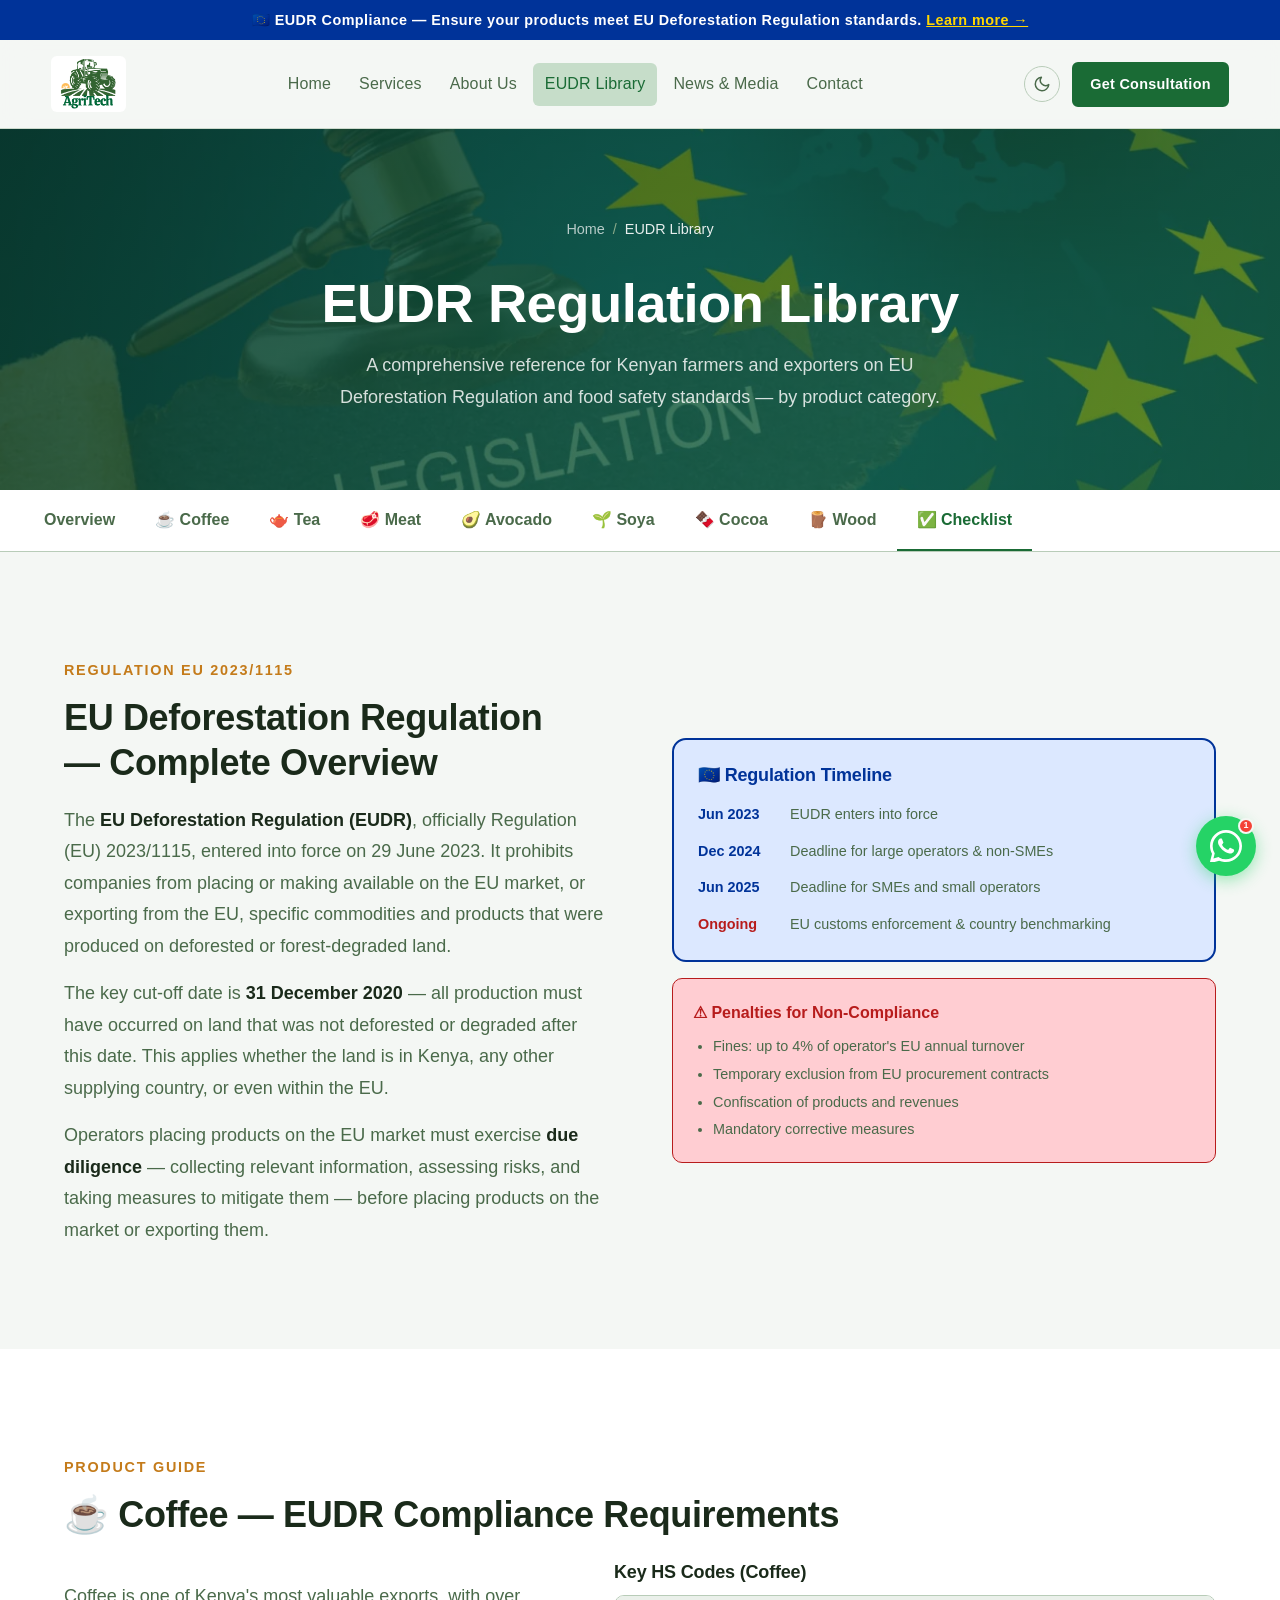
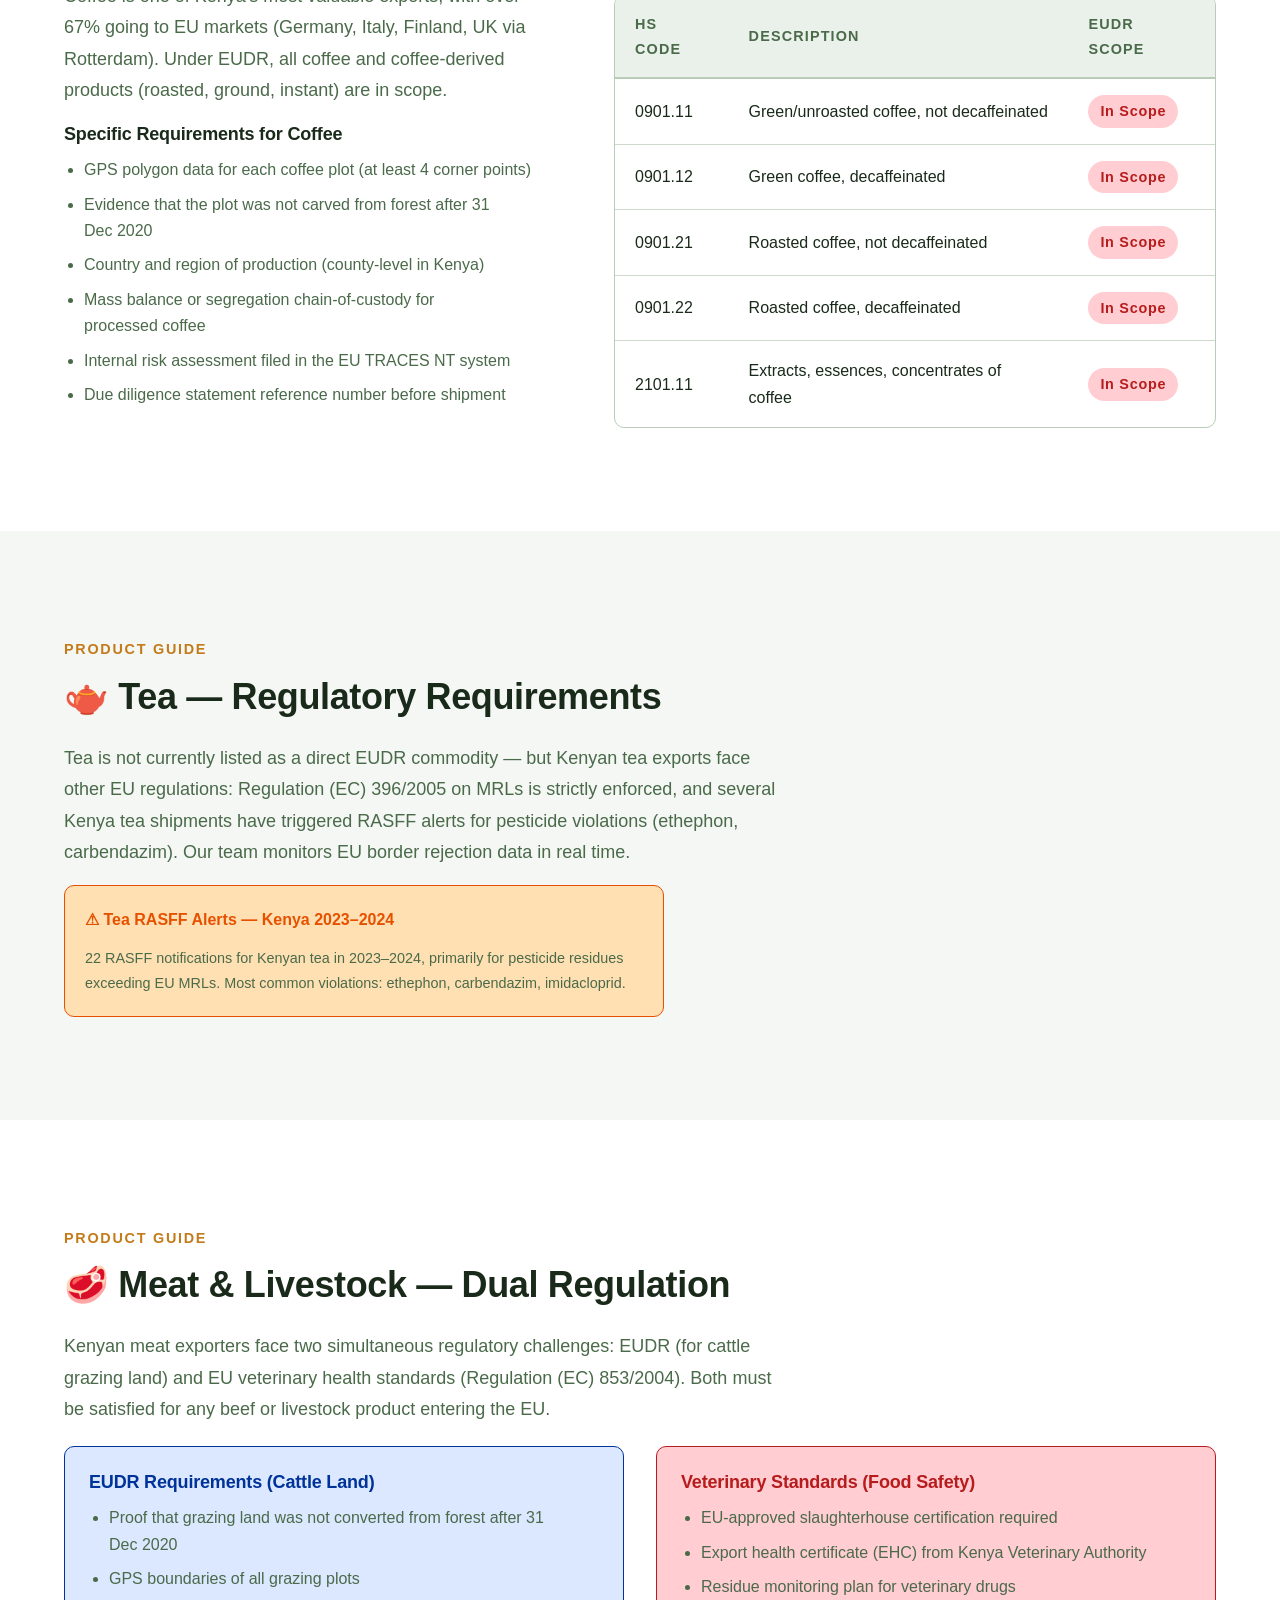
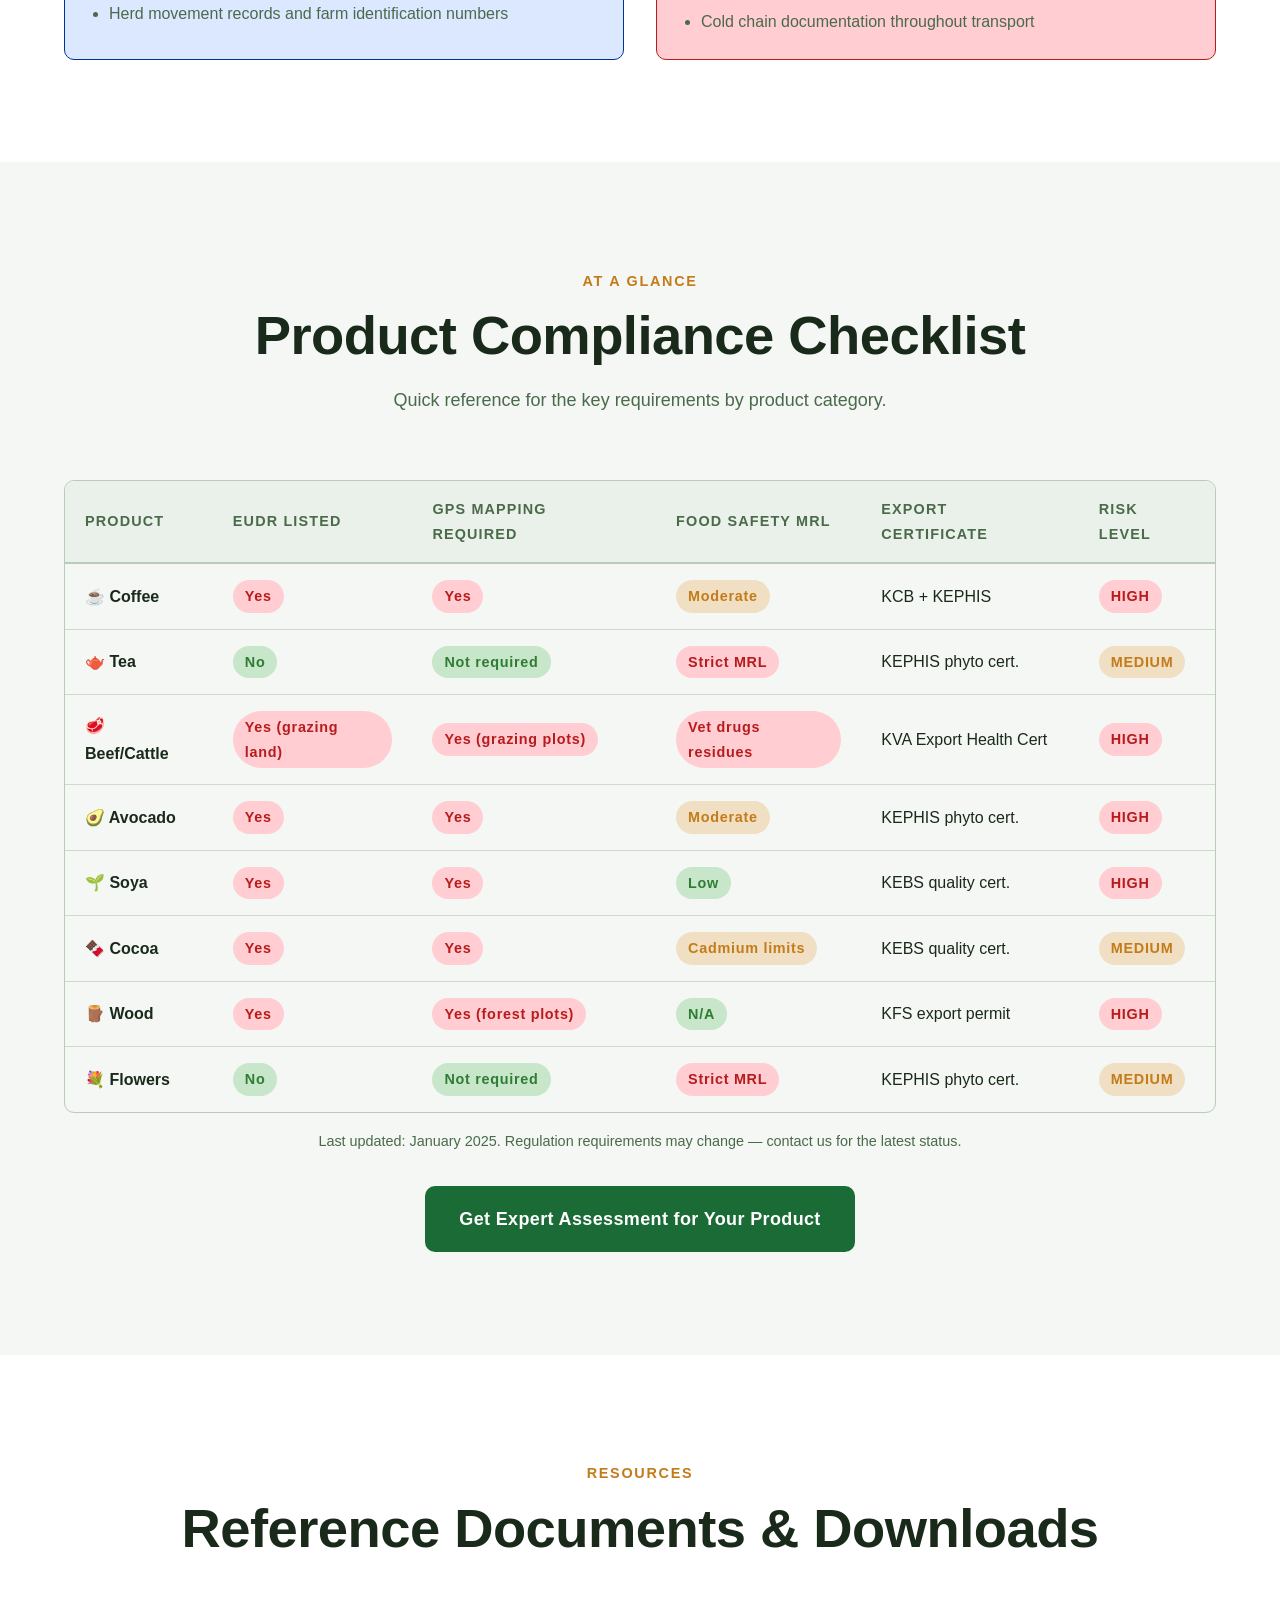
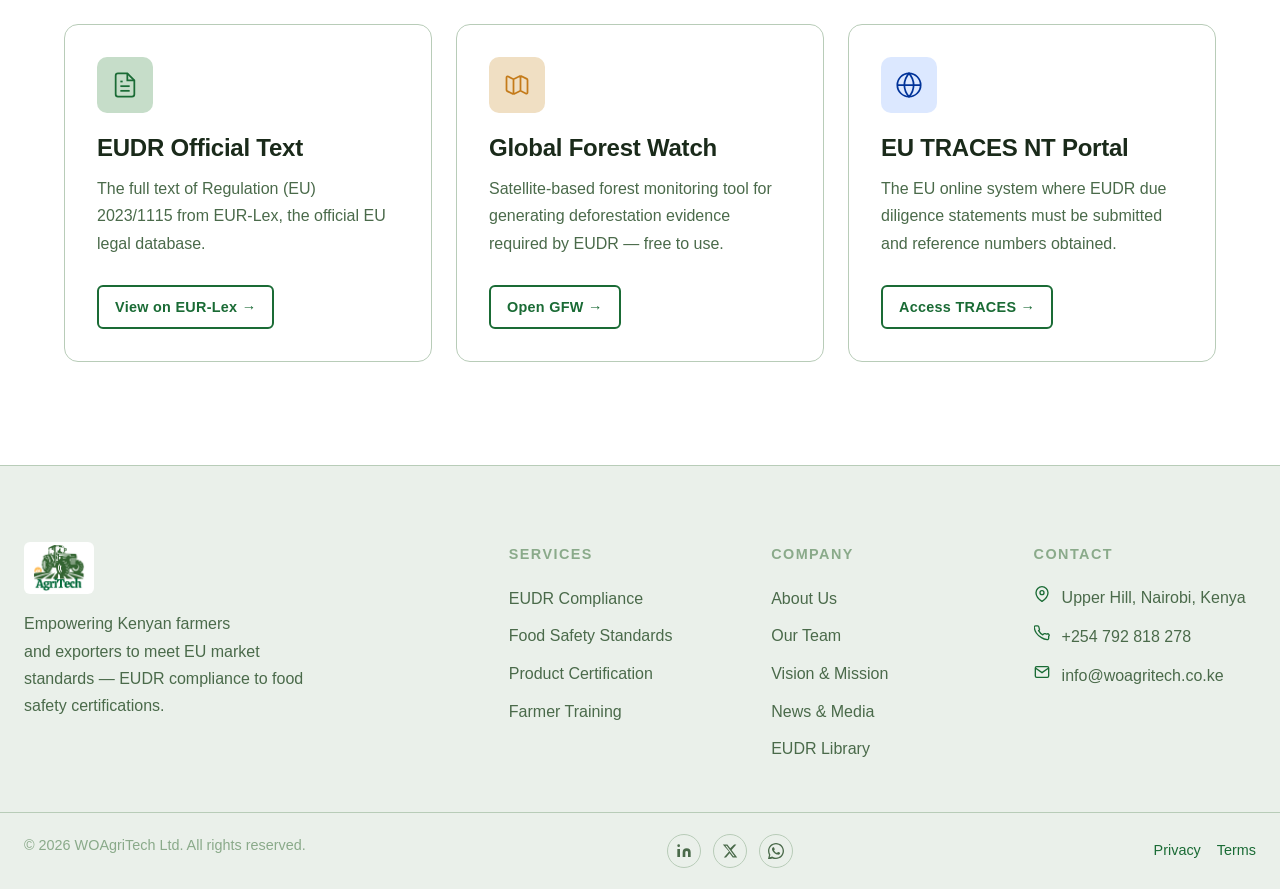
<file: pages/library.html>
<!DOCTYPE html>
<!--
  ============================================================
  library.html — WOAgriTech EUDR Library
  ============================================================
  A knowledge resource hub covering:
    - EUDR overview
    - Product-specific regulation summaries
    - Compliance checklist table
    - Downloadable resource links
    - FAQ accordion
  ============================================================
-->
<html lang="en">
<head>
  <meta charset="UTF-8"/>
  <meta name="viewport" content="width=device-width, initial-scale=1.0"/>
  <title>EUDR Library — WOAgriTech</title>
  <meta name="description" content="Comprehensive library of EU Deforestation Regulation (EUDR) and food safety requirements for Kenyan agricultural exporters. Coffee, tea, meat, avocado, cocoa, soya, and more."/>
  <link rel="icon" href="data:image/svg+xml,<svg xmlns='http://www.w3.org/2000/svg' viewBox='0 0 40 40'><circle cx='20' cy='20' r='20' fill='%231a6b35'/><path d='M20 8 C12 14 10 22 14 28 C18 34 26 32 28 24 C30 16 24 10 20 8Z' fill='white'/></svg>"/>
  <link rel="preconnect" href="https://fonts.gstatic.com" crossorigin/>
  <link rel="stylesheet" href="../css/tokens.css"/>
  <link rel="stylesheet" href="../css/base.css"/>
  <link rel="stylesheet" href="../css/components.css"/>
  <script src="../js/nav-sub.js" defer></script>
  <script src="../js/main.js" defer></script>
</head>
<body>
<main id="main-content">

  <!-- Page Hero -->
  <!-- Page Hero: real agricultural background photo -->
  <div class="page-hero" style="background-image: url('../images/EU_Forkast-2-1260x710-1.webp');">
    <nav aria-label="Breadcrumb" style="max-width:var(--content-wide);margin:0 auto var(--space-4);padding-inline:var(--space-6)">
      <ol class="breadcrumb" style="justify-content:center">
        <li><a href="../index.html" style="color:rgba(255,255,255,0.7)">Home</a></li>
        <li style="color:rgba(255,255,255,0.9)">EUDR Library</li>
      </ol>
    </nav>
    <h1 class="page-hero-title">EUDR Regulation Library</h1>
    <p class="page-hero-subtitle">A comprehensive reference for Kenyan farmers and exporters on EU Deforestation Regulation and food safety standards — by product category.</p>
  </div>

  <!-- Library Navigation Tabs -->
  <div style="background:var(--color-surface);border-bottom:1px solid var(--color-border);position:sticky;top:72px;z-index:50;overflow-x:auto">
    <div style="display:flex;gap:0;max-width:var(--content-wide);margin:0 auto;padding-inline:var(--space-6)">
      <a href="#overview" style="padding:var(--space-4) var(--space-5);font-size:var(--text-sm);font-weight:600;color:var(--color-text-muted);white-space:nowrap;border-bottom:2px solid transparent;text-decoration:none">Overview</a>
      <a href="#coffee" style="padding:var(--space-4) var(--space-5);font-size:var(--text-sm);font-weight:600;color:var(--color-text-muted);white-space:nowrap;border-bottom:2px solid transparent;text-decoration:none">☕ Coffee</a>
      <a href="#tea" style="padding:var(--space-4) var(--space-5);font-size:var(--text-sm);font-weight:600;color:var(--color-text-muted);white-space:nowrap;border-bottom:2px solid transparent;text-decoration:none">🫖 Tea</a>
      <a href="#meat" style="padding:var(--space-4) var(--space-5);font-size:var(--text-sm);font-weight:600;color:var(--color-text-muted);white-space:nowrap;border-bottom:2px solid transparent;text-decoration:none">🥩 Meat</a>
      <a href="#avocado" style="padding:var(--space-4) var(--space-5);font-size:var(--text-sm);font-weight:600;color:var(--color-text-muted);white-space:nowrap;border-bottom:2px solid transparent;text-decoration:none">🥑 Avocado</a>
      <a href="#soya" style="padding:var(--space-4) var(--space-5);font-size:var(--text-sm);font-weight:600;color:var(--color-text-muted);white-space:nowrap;border-bottom:2px solid transparent;text-decoration:none">🌱 Soya</a>
      <a href="#cocoa" style="padding:var(--space-4) var(--space-5);font-size:var(--text-sm);font-weight:600;color:var(--color-text-muted);white-space:nowrap;border-bottom:2px solid transparent;text-decoration:none">🍫 Cocoa</a>
      <a href="#wood" style="padding:var(--space-4) var(--space-5);font-size:var(--text-sm);font-weight:600;color:var(--color-text-muted);white-space:nowrap;border-bottom:2px solid transparent;text-decoration:none">🪵 Wood</a>
      <a href="#checklist" style="padding:var(--space-4) var(--space-5);font-size:var(--text-sm);font-weight:600;color:var(--color-primary);white-space:nowrap;border-bottom:2px solid var(--color-primary);text-decoration:none">✅ Checklist</a>
    </div>
  </div>


  <!-- ════════════════════════════════════════════════════
       OVERVIEW
  ════════════════════════════════════════════════════════ -->
  <section class="section" id="overview" aria-label="EUDR overview">
    <div class="container">
      <div class="split-section">
        <div class="reveal">
          <span class="section-overline">Regulation EU 2023/1115</span>
          <h2 style="font-size:var(--text-xl);font-weight:800;margin-bottom:var(--space-5)">EU Deforestation Regulation — Complete Overview</h2>
          <p style="color:var(--color-text-muted);line-height:1.75;margin-bottom:var(--space-4)">
            The <strong style="color:var(--color-text)">EU Deforestation Regulation (EUDR)</strong>, officially Regulation (EU) 2023/1115, entered into force on 29 June 2023. It prohibits companies from placing or making available on the EU market, or exporting from the EU, specific commodities and products that were produced on deforested or forest-degraded land.
          </p>
          <p style="color:var(--color-text-muted);line-height:1.75;margin-bottom:var(--space-4)">
            The key cut-off date is <strong style="color:var(--color-text)">31 December 2020</strong> — all production must have occurred on land that was not deforested or degraded after this date. This applies whether the land is in Kenya, any other supplying country, or even within the EU.
          </p>
          <p style="color:var(--color-text-muted);line-height:1.75">
            Operators placing products on the EU market must exercise <strong style="color:var(--color-text)">due diligence</strong> — collecting relevant information, assessing risks, and taking measures to mitigate them — before placing products on the market or exporting them.
          </p>
        </div>
        <div class="reveal">
          <div style="background:var(--color-eu-blue-highlight);border:2px solid var(--color-eu-blue);border-radius:var(--radius-xl);padding:var(--space-6);margin-bottom:var(--space-4)">
            <h3 style="font-size:var(--text-base);font-weight:700;color:var(--color-eu-blue);margin-bottom:var(--space-4)">🇪🇺 Regulation Timeline</h3>
            <div style="display:flex;flex-direction:column;gap:var(--space-3)">
              <div style="display:flex;gap:var(--space-3)">
                <span style="font-weight:700;font-size:var(--text-xs);color:var(--color-eu-blue);min-width:80px">Jun 2023</span>
                <span style="font-size:var(--text-xs);color:var(--color-text-muted)">EUDR enters into force</span>
              </div>
              <div style="display:flex;gap:var(--space-3)">
                <span style="font-weight:700;font-size:var(--text-xs);color:var(--color-eu-blue);min-width:80px">Dec 2024</span>
                <span style="font-size:var(--text-xs);color:var(--color-text-muted)">Deadline for large operators &amp; non-SMEs</span>
              </div>
              <div style="display:flex;gap:var(--space-3)">
                <span style="font-weight:700;font-size:var(--text-xs);color:var(--color-eu-blue);min-width:80px">Jun 2025</span>
                <span style="font-size:var(--text-xs);color:var(--color-text-muted)">Deadline for SMEs and small operators</span>
              </div>
              <div style="display:flex;gap:var(--space-3)">
                <span style="font-weight:700;font-size:var(--text-xs);color:var(--color-error);min-width:80px">Ongoing</span>
                <span style="font-size:var(--text-xs);color:var(--color-text-muted)">EU customs enforcement &amp; country benchmarking</span>
              </div>
            </div>
          </div>
          <div style="background:var(--color-error-highlight);border:1px solid var(--color-error);border-radius:var(--radius-lg);padding:var(--space-5)">
            <p style="font-size:var(--text-sm);font-weight:700;color:var(--color-error);margin-bottom:var(--space-2)">⚠ Penalties for Non-Compliance</p>
            <ul style="font-size:var(--text-xs);color:var(--color-text-muted);list-style:disc;padding-left:var(--space-5);display:flex;flex-direction:column;gap:var(--space-1)">
              <li>Fines: up to 4% of operator's EU annual turnover</li>
              <li>Temporary exclusion from EU procurement contracts</li>
              <li>Confiscation of products and revenues</li>
              <li>Mandatory corrective measures</li>
            </ul>
          </div>
        </div>
      </div>
    </div>
  </section>


  <!-- ════════════════════════════════════════════════════
       PRODUCT-SPECIFIC SECTIONS
  ════════════════════════════════════════════════════════ -->
  <section class="section section--alt" id="coffee" aria-label="Coffee regulations">
    <div class="container">
      <span class="section-overline">Product Guide</span>
      <h2 style="font-size:var(--text-xl);font-weight:800;margin-bottom:var(--space-6)">☕ Coffee — EUDR Compliance Requirements</h2>
      <div class="split-section">
        <div>
          <p style="color:var(--color-text-muted);line-height:1.75;margin-bottom:var(--space-4)">
            Coffee is one of Kenya's most valuable exports, with over 67% going to EU markets (Germany, Italy, Finland, UK via Rotterdam). Under EUDR, all coffee and coffee-derived products (roasted, ground, instant) are in scope.
          </p>
          <h3 style="font-size:var(--text-base);font-weight:700;margin-bottom:var(--space-3)">Specific Requirements for Coffee</h3>
          <ul style="font-size:var(--text-sm);color:var(--color-text-muted);list-style:disc;padding-left:var(--space-5);display:flex;flex-direction:column;gap:var(--space-2)">
            <li>GPS polygon data for each coffee plot (at least 4 corner points)</li>
            <li>Evidence that the plot was not carved from forest after 31 Dec 2020</li>
            <li>Country and region of production (county-level in Kenya)</li>
            <li>Mass balance or segregation chain-of-custody for processed coffee</li>
            <li>Internal risk assessment filed in the EU TRACES NT system</li>
            <li>Due diligence statement reference number before shipment</li>
          </ul>
        </div>
        <div>
          <h3 style="font-size:var(--text-base);font-weight:700;margin-bottom:var(--space-3)">Key HS Codes (Coffee)</h3>
          <div class="compliance-table-wrapper">
            <table class="compliance-table">
              <thead><tr><th>HS Code</th><th>Description</th><th>EUDR Scope</th></tr></thead>
              <tbody>
                <tr><td>0901.11</td><td>Green/unroasted coffee, not decaffeinated</td><td><span class="badge badge-red">In Scope</span></td></tr>
                <tr><td>0901.12</td><td>Green coffee, decaffeinated</td><td><span class="badge badge-red">In Scope</span></td></tr>
                <tr><td>0901.21</td><td>Roasted coffee, not decaffeinated</td><td><span class="badge badge-red">In Scope</span></td></tr>
                <tr><td>0901.22</td><td>Roasted coffee, decaffeinated</td><td><span class="badge badge-red">In Scope</span></td></tr>
                <tr><td>2101.11</td><td>Extracts, essences, concentrates of coffee</td><td><span class="badge badge-red">In Scope</span></td></tr>
              </tbody>
            </table>
          </div>
        </div>
      </div>
    </div>
  </section>

  <section class="section" id="tea" aria-label="Tea regulations">
    <div class="container">
      <span class="section-overline">Product Guide</span>
      <h2 style="font-size:var(--text-xl);font-weight:800;margin-bottom:var(--space-6)">🫖 Tea — Regulatory Requirements</h2>
      <p style="color:var(--color-text-muted);line-height:1.75;margin-bottom:var(--space-4);max-width:72ch">
        Tea is not currently listed as a direct EUDR commodity — but Kenyan tea exports face other EU regulations: Regulation (EC) 396/2005 on MRLs is strictly enforced, and several Kenya tea shipments have triggered RASFF alerts for pesticide violations (ethephon, carbendazim). Our team monitors EU border rejection data in real time.
      </p>
      <div style="background:var(--color-warning-highlight);border:1px solid var(--color-warning);border-radius:var(--radius-lg);padding:var(--space-5);max-width:600px">
        <p style="font-size:var(--text-sm);font-weight:700;color:var(--color-warning)">⚠ Tea RASFF Alerts — Kenya 2023–2024</p>
        <p style="font-size:var(--text-xs);color:var(--color-text-muted);margin-top:var(--space-2)">22 RASFF notifications for Kenyan tea in 2023–2024, primarily for pesticide residues exceeding EU MRLs. Most common violations: ethephon, carbendazim, imidacloprid.</p>
      </div>
    </div>
  </section>

  <section class="section section--alt" id="meat" aria-label="Meat regulations">
    <div class="container">
      <span class="section-overline">Product Guide</span>
      <h2 style="font-size:var(--text-xl);font-weight:800;margin-bottom:var(--space-6)">🥩 Meat &amp; Livestock — Dual Regulation</h2>
      <p style="color:var(--color-text-muted);line-height:1.75;margin-bottom:var(--space-5);max-width:72ch">
        Kenyan meat exporters face two simultaneous regulatory challenges: EUDR (for cattle grazing land) and EU veterinary health standards (Regulation (EC) 853/2004). Both must be satisfied for any beef or livestock product entering the EU.
      </p>
      <div class="grid-2">
        <div style="background:var(--color-eu-blue-highlight);border:1px solid var(--color-eu-blue);border-radius:var(--radius-lg);padding:var(--space-6)">
          <h3 style="font-weight:700;font-size:var(--text-base);color:var(--color-eu-blue);margin-bottom:var(--space-3)">EUDR Requirements (Cattle Land)</h3>
          <ul style="font-size:var(--text-sm);color:var(--color-text-muted);list-style:disc;padding-left:var(--space-5);display:flex;flex-direction:column;gap:var(--space-2)">
            <li>Proof that grazing land was not converted from forest after 31 Dec 2020</li>
            <li>GPS boundaries of all grazing plots</li>
            <li>Herd movement records and farm identification numbers</li>
          </ul>
        </div>
        <div style="background:var(--color-error-highlight);border:1px solid var(--color-error);border-radius:var(--radius-lg);padding:var(--space-6)">
          <h3 style="font-weight:700;font-size:var(--text-base);color:var(--color-error);margin-bottom:var(--space-3)">Veterinary Standards (Food Safety)</h3>
          <ul style="font-size:var(--text-sm);color:var(--color-text-muted);list-style:disc;padding-left:var(--space-5);display:flex;flex-direction:column;gap:var(--space-2)">
            <li>EU-approved slaughterhouse certification required</li>
            <li>Export health certificate (EHC) from Kenya Veterinary Authority</li>
            <li>Residue monitoring plan for veterinary drugs</li>
            <li>Cold chain documentation throughout transport</li>
          </ul>
        </div>
      </div>
    </div>
  </section>


  <!-- ════════════════════════════════════════════════════
       COMPLIANCE CHECKLIST TABLE
  ════════════════════════════════════════════════════════ -->
  <section class="section" id="checklist" aria-label="Compliance checklist">
    <div class="container">
      <div class="section-header reveal">
        <span class="section-overline">At a Glance</span>
        <h2 class="section-title">Product Compliance Checklist</h2>
        <p class="section-subtitle">Quick reference for the key requirements by product category.</p>
      </div>

      <div class="compliance-table-wrapper reveal">
        <table class="compliance-table">
          <thead>
            <tr>
              <th>Product</th>
              <th>EUDR Listed</th>
              <th>GPS Mapping Required</th>
              <th>Food Safety MRL</th>
              <th>Export Certificate</th>
              <th>Risk Level</th>
            </tr>
          </thead>
          <tbody>
            <tr>
              <td><strong>☕ Coffee</strong></td>
              <td><span class="badge badge-red">Yes</span></td>
              <td><span class="badge badge-red">Yes</span></td>
              <td><span class="badge badge-amber">Moderate</span></td>
              <td>KCB + KEPHIS</td>
              <td><span class="badge badge-red">HIGH</span></td>
            </tr>
            <tr>
              <td><strong>🫖 Tea</strong></td>
              <td><span class="badge badge-green">No</span></td>
              <td><span class="badge badge-green">Not required</span></td>
              <td><span class="badge badge-red">Strict MRL</span></td>
              <td>KEPHIS phyto cert.</td>
              <td><span class="badge badge-amber">MEDIUM</span></td>
            </tr>
            <tr>
              <td><strong>🥩 Beef/Cattle</strong></td>
              <td><span class="badge badge-red">Yes (grazing land)</span></td>
              <td><span class="badge badge-red">Yes (grazing plots)</span></td>
              <td><span class="badge badge-red">Vet drugs residues</span></td>
              <td>KVA Export Health Cert</td>
              <td><span class="badge badge-red">HIGH</span></td>
            </tr>
            <tr>
              <td><strong>🥑 Avocado</strong></td>
              <td><span class="badge badge-red">Yes</span></td>
              <td><span class="badge badge-red">Yes</span></td>
              <td><span class="badge badge-amber">Moderate</span></td>
              <td>KEPHIS phyto cert.</td>
              <td><span class="badge badge-red">HIGH</span></td>
            </tr>
            <tr>
              <td><strong>🌱 Soya</strong></td>
              <td><span class="badge badge-red">Yes</span></td>
              <td><span class="badge badge-red">Yes</span></td>
              <td><span class="badge badge-green">Low</span></td>
              <td>KEBS quality cert.</td>
              <td><span class="badge badge-red">HIGH</span></td>
            </tr>
            <tr>
              <td><strong>🍫 Cocoa</strong></td>
              <td><span class="badge badge-red">Yes</span></td>
              <td><span class="badge badge-red">Yes</span></td>
              <td><span class="badge badge-amber">Cadmium limits</span></td>
              <td>KEBS quality cert.</td>
              <td><span class="badge badge-amber">MEDIUM</span></td>
            </tr>
            <tr>
              <td><strong>🪵 Wood</strong></td>
              <td><span class="badge badge-red">Yes</span></td>
              <td><span class="badge badge-red">Yes (forest plots)</span></td>
              <td><span class="badge badge-green">N/A</span></td>
              <td>KFS export permit</td>
              <td><span class="badge badge-red">HIGH</span></td>
            </tr>
            <tr>
              <td><strong>💐 Flowers</strong></td>
              <td><span class="badge badge-green">No</span></td>
              <td><span class="badge badge-green">Not required</span></td>
              <td><span class="badge badge-red">Strict MRL</span></td>
              <td>KEPHIS phyto cert.</td>
              <td><span class="badge badge-amber">MEDIUM</span></td>
            </tr>
          </tbody>
        </table>
      </div>

      <p style="font-size:var(--text-xs);color:var(--color-text-muted);margin-top:var(--space-4);text-align:center">
        Last updated: January 2025. Regulation requirements may change — contact us for the latest status.
      </p>

      <div style="text-align:center;margin-top:var(--space-8)">
        <a href="contact.html" class="btn btn-primary btn-lg">Get Expert Assessment for Your Product</a>
      </div>
    </div>
  </section>


  <!-- Downloads & Resources -->
  <section class="section section--alt" aria-label="Resources">
    <div class="container">
      <div class="section-header reveal">
        <span class="section-overline">Resources</span>
        <h2 class="section-title">Reference Documents &amp; Downloads</h2>
      </div>
      <div class="grid-3 reveal-group">
        <div class="feature-card reveal">
          <div class="feature-icon"><svg viewBox="0 0 24 24" fill="none" stroke="currentColor" stroke-width="1.5"><path d="M14 2H6a2 2 0 00-2 2v16a2 2 0 002 2h12a2 2 0 002-2V8z"/><polyline points="14 2 14 8 20 8"/><line x1="16" y1="13" x2="8" y2="13"/><line x1="16" y1="17" x2="8" y2="17"/><polyline points="10 9 9 9 8 9"/></svg></div>
          <h3 class="feature-title">EUDR Official Text</h3>
          <p class="feature-desc">The full text of Regulation (EU) 2023/1115 from EUR-Lex, the official EU legal database.</p>
          <a href="https://eur-lex.europa.eu/legal-content/EN/TXT/?uri=CELEX%3A32023R1115" target="_blank" rel="noopener noreferrer" class="btn btn-outline btn-sm" style="margin-top:var(--space-4)">View on EUR-Lex →</a>
        </div>
        <div class="feature-card reveal">
          <div class="feature-icon" style="background:var(--color-accent-highlight);color:var(--color-accent)"><svg viewBox="0 0 24 24" fill="none" stroke="currentColor" stroke-width="1.5"><path d="M9 20l-5.447-2.724A1 1 0 013 16.382V5.618a1 1 0 011.447-.894L9 7m0 13l6-3m-6 3V7m6 10l4.553 2.276A1 1 0 0021 18.382V7.618a1 1 0 00-.553-.894L15 4m0 13V4m0 0L9 7"/></svg></div>
          <h3 class="feature-title">Global Forest Watch</h3>
          <p class="feature-desc">Satellite-based forest monitoring tool for generating deforestation evidence required by EUDR — free to use.</p>
          <a href="https://www.globalforestwatch.org" target="_blank" rel="noopener noreferrer" class="btn btn-outline btn-sm" style="margin-top:var(--space-4)">Open GFW →</a>
        </div>
        <div class="feature-card reveal">
          <div class="feature-icon" style="background:var(--color-eu-blue-highlight);color:var(--color-eu-blue)"><svg viewBox="0 0 24 24" fill="none" stroke="currentColor" stroke-width="1.5"><circle cx="12" cy="12" r="10"/><path d="M2 12h20M12 2a15.3 15.3 0 014 10 15.3 15.3 0 01-4 10 15.3 15.3 0 01-4-10 15.3 15.3 0 014-10z"/></svg></div>
          <h3 class="feature-title">EU TRACES NT Portal</h3>
          <p class="feature-desc">The EU online system where EUDR due diligence statements must be submitted and reference numbers obtained.</p>
          <a href="https://traces.ec.europa.eu" target="_blank" rel="noopener noreferrer" class="btn btn-outline btn-sm" style="margin-top:var(--space-4)">Access TRACES →</a>
        </div>
      </div>
    </div>
  </section>

</main>
</body>
</html>
</file>
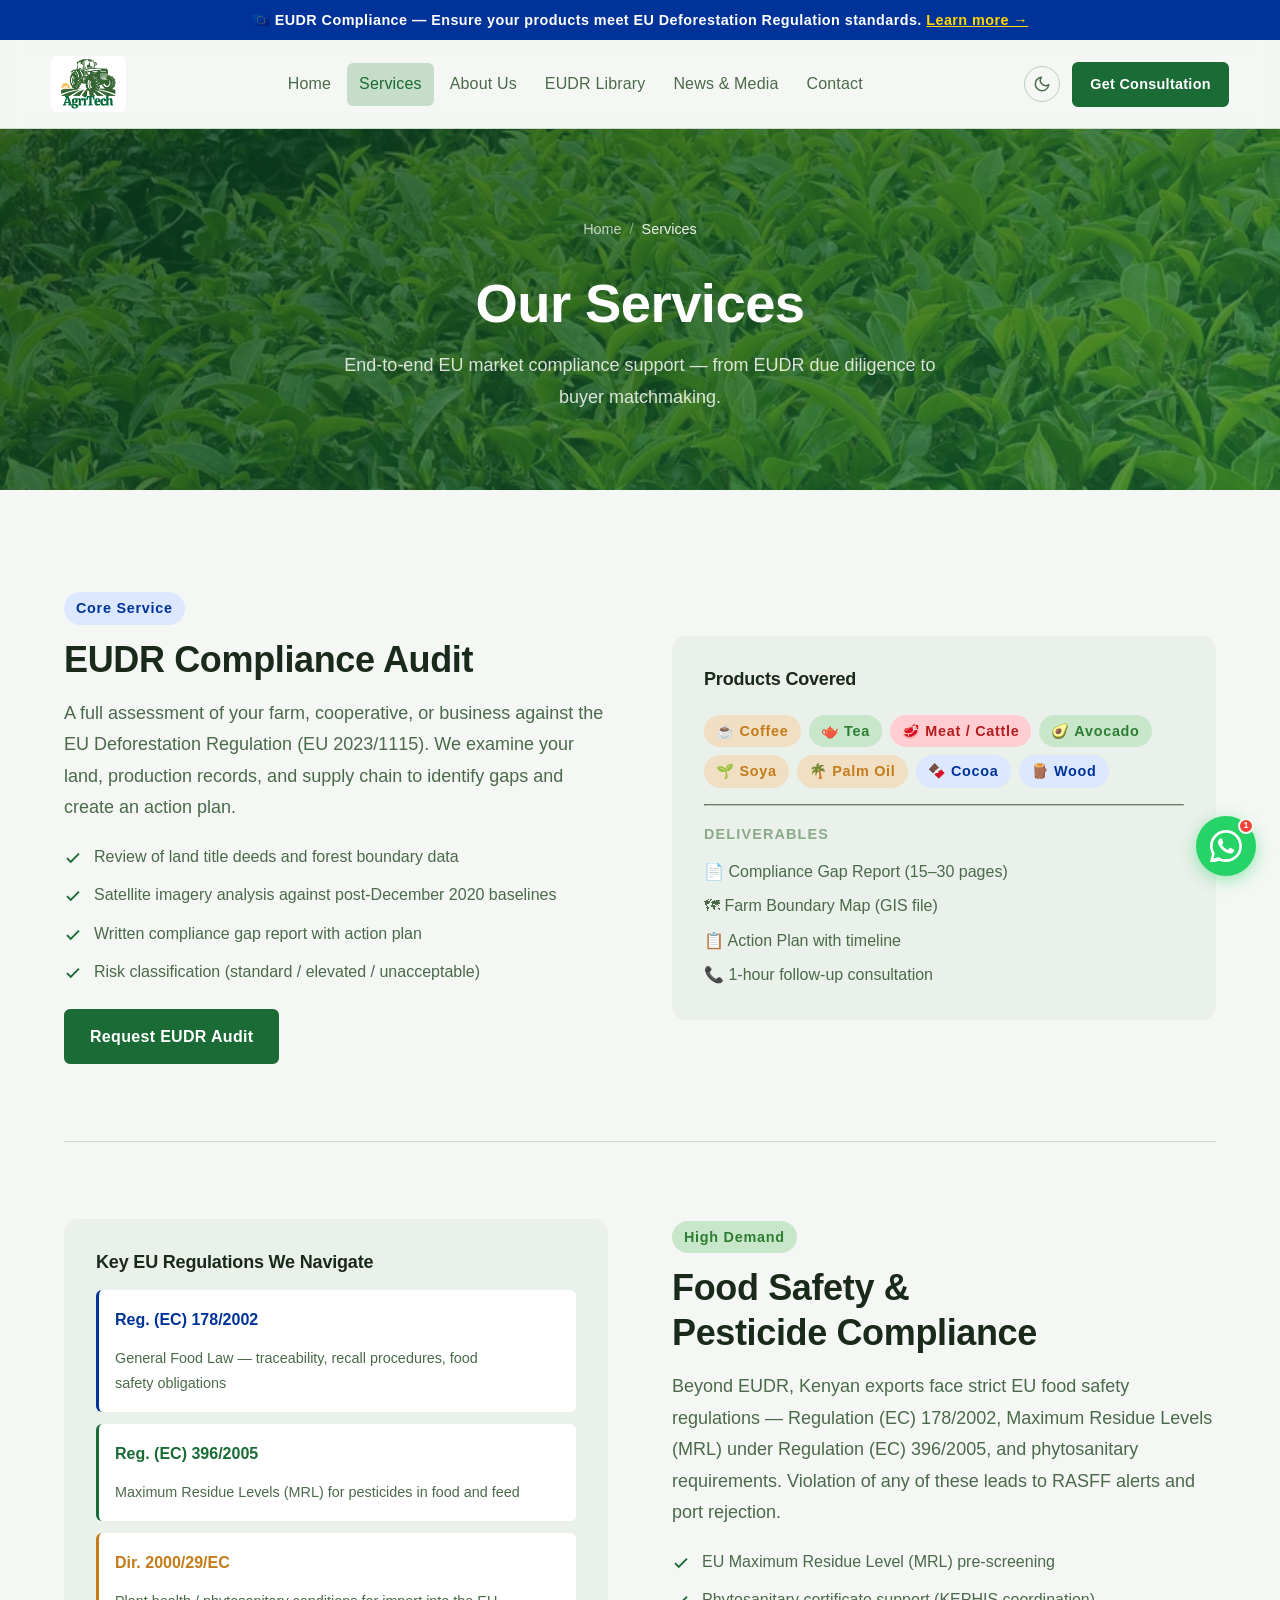
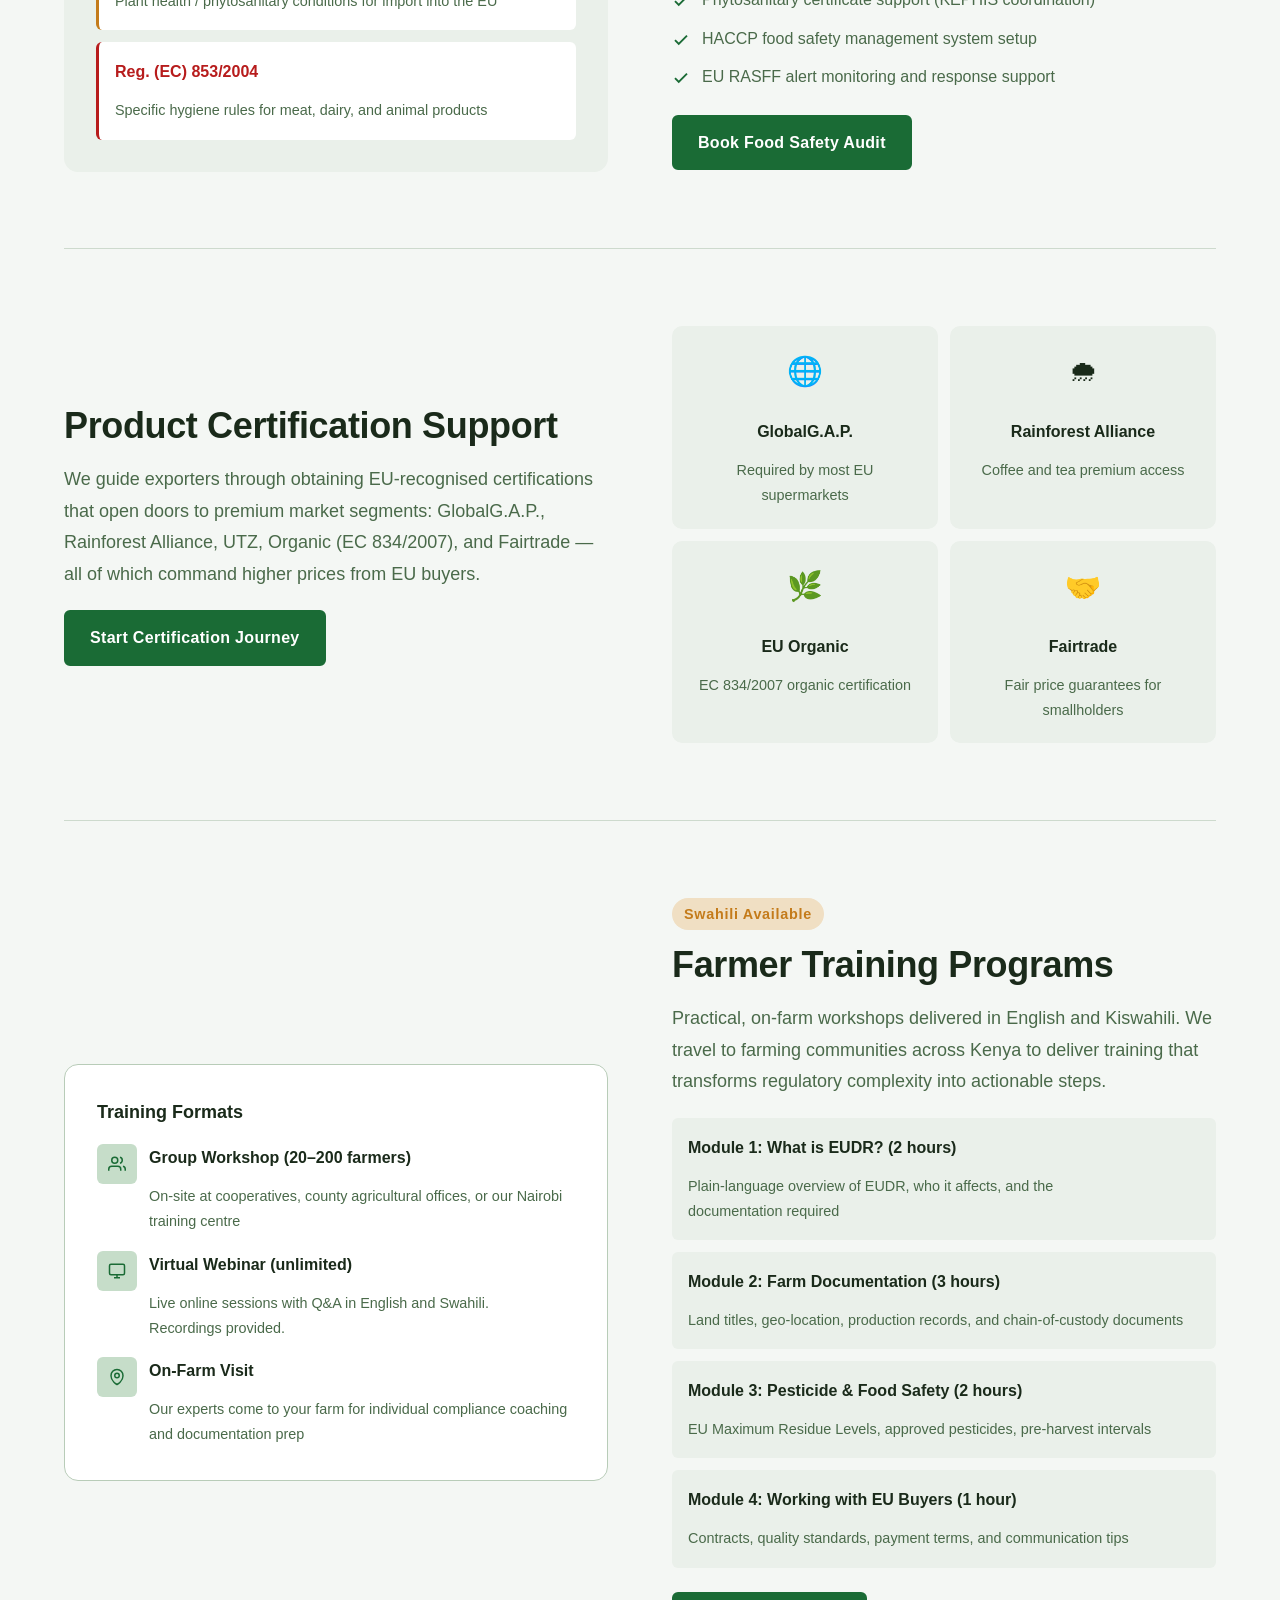
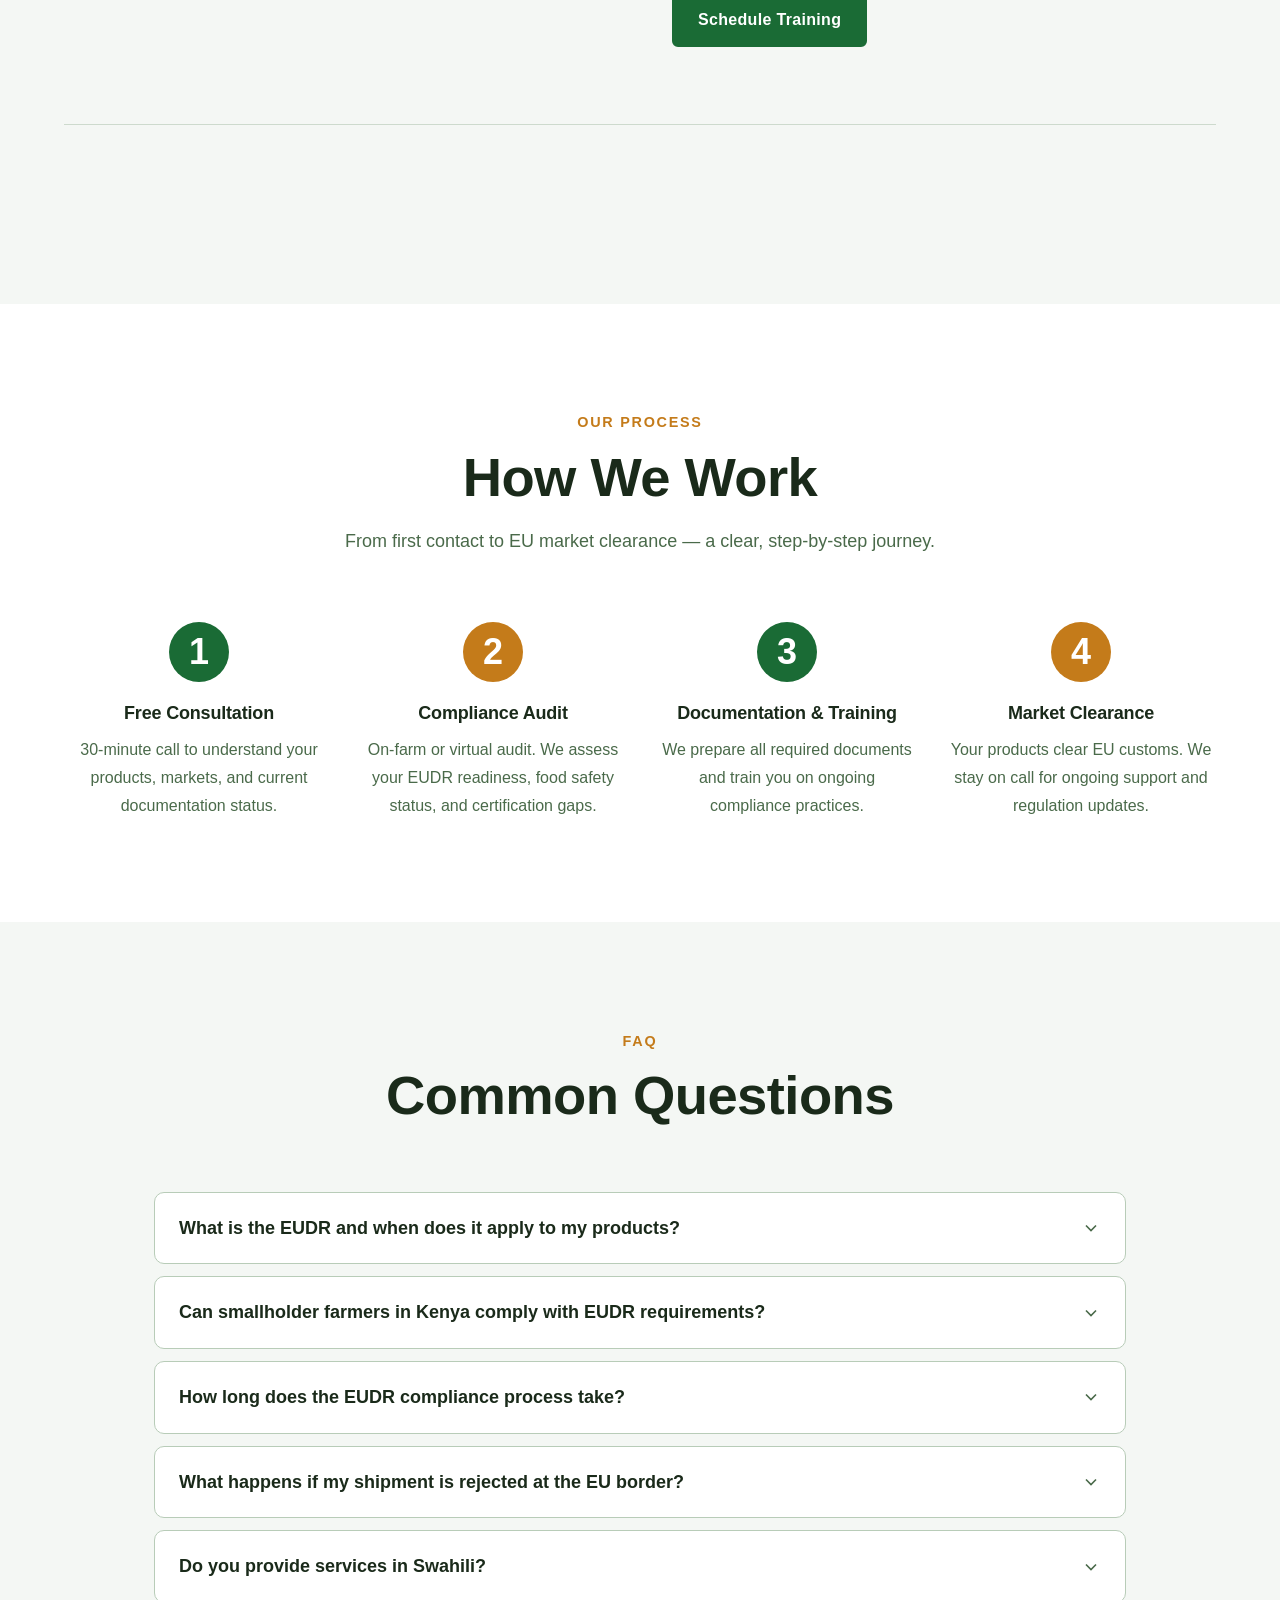
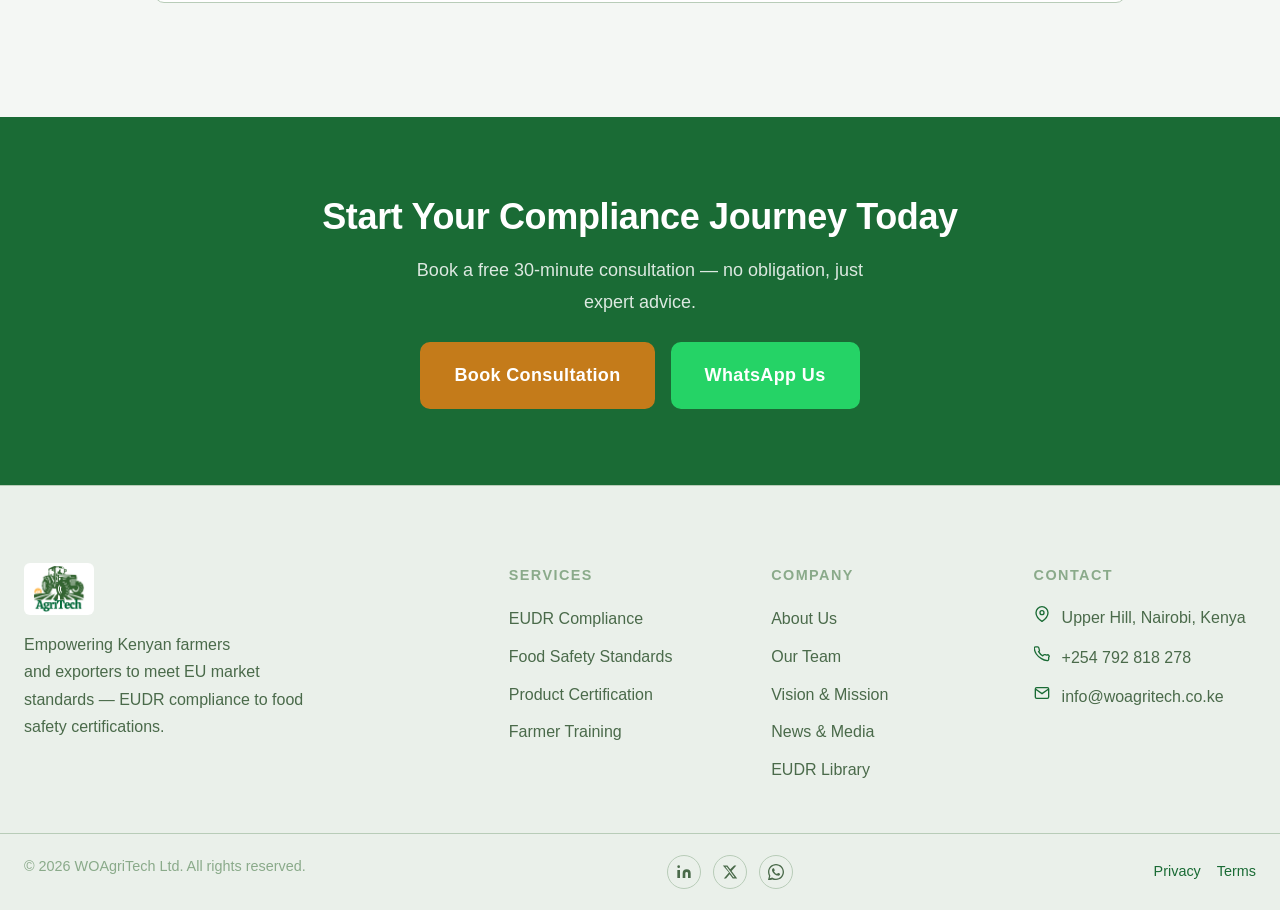
<file: pages/services.html>
<!DOCTYPE html>
<!--
  ============================================================
  services.html — WOAgriTech Services Page
  ============================================================
  Sections:
    1. Page Hero
    2. Services grid (6 detailed service cards)
    3. Process — How We Work (4 steps)
    4. Pricing Tiers
    5. FAQ / Accordion
    6. CTA
  ============================================================
-->
<html lang="en">
<head>
  <meta charset="UTF-8"/>
  <meta name="viewport" content="width=device-width, initial-scale=1.0"/>
  <title>Services — WOAgriTech</title>
  <meta name="description" content="EUDR compliance audits, farm geo-mapping, due diligence statements, farmer training, and EU buyer matchmaking for Kenyan agricultural exporters."/>
  <link rel="icon" href="data:image/svg+xml,<svg xmlns='http://www.w3.org/2000/svg' viewBox='0 0 40 40'><circle cx='20' cy='20' r='20' fill='%231a6b35'/><path d='M20 8 C12 14 10 22 14 28 C18 34 26 32 28 24 C30 16 24 10 20 8Z' fill='white'/></svg>"/>
  <link rel="preconnect" href="https://fonts.gstatic.com" crossorigin/>
  <link rel="stylesheet" href="../css/tokens.css"/>
  <link rel="stylesheet" href="../css/base.css"/>
  <link rel="stylesheet" href="../css/components.css"/>
  <script src="../js/nav-sub.js" defer></script>
  <script src="../js/main.js" defer></script>
</head>
<body>
<main id="main-content">

  <!-- Page Hero -->
  <!-- Page Hero: real agricultural background photo -->
  <div class="page-hero" style="background-image: url('../images/Tee_dinda.webp');">
    <nav aria-label="Breadcrumb" style="max-width:var(--content-wide);margin:0 auto var(--space-4);padding-inline:var(--space-6)">
      <ol class="breadcrumb" style="justify-content:center">
        <li><a href="../index.html" style="color:rgba(255,255,255,0.7)">Home</a></li>
        <li style="color:rgba(255,255,255,0.9)">Services</li>
      </ol>
    </nav>
    <h1 class="page-hero-title">Our Services</h1>
    <p class="page-hero-subtitle">End-to-end EU market compliance support — from EUDR due diligence to buyer matchmaking.</p>
  </div>


  <!-- ════════════════════════════════════════════════════
       SERVICE CARDS (anchored for deep linking)
  ════════════════════════════════════════════════════════ -->
  <section class="section" aria-label="Services detail">
    <div class="container">

      <!-- EUDR Compliance -->
      <div id="eudr" class="split-section reveal" style="margin-bottom:clamp(var(--space-12),6vw,var(--space-20));padding-bottom:clamp(var(--space-12),6vw,var(--space-20));border-bottom:1px solid var(--color-divider)">
        <div>
          <span class="badge badge-eu" style="margin-bottom:var(--space-3)">Core Service</span>
          <h2 style="font-size:var(--text-xl);font-weight:800;margin-bottom:var(--space-4)">EUDR Compliance Audit</h2>
          <p style="color:var(--color-text-muted);line-height:1.75;margin-bottom:var(--space-5)">
            A full assessment of your farm, cooperative, or business against the EU Deforestation Regulation (EU 2023/1115). We examine your land, production records, and supply chain to identify gaps and create an action plan.
          </p>
          <ul style="list-style:none;display:flex;flex-direction:column;gap:var(--space-3);margin-bottom:var(--space-6)">
            <li style="display:flex;gap:var(--space-3)"><svg width="18" height="18" viewBox="0 0 24 24" fill="none" stroke="var(--color-primary)" stroke-width="2.5" style="flex-shrink:0;margin-top:2px"><polyline points="20 6 9 17 4 12"/></svg><span style="font-size:var(--text-sm);color:var(--color-text-muted)">Review of land title deeds and forest boundary data</span></li>
            <li style="display:flex;gap:var(--space-3)"><svg width="18" height="18" viewBox="0 0 24 24" fill="none" stroke="var(--color-primary)" stroke-width="2.5" style="flex-shrink:0;margin-top:2px"><polyline points="20 6 9 17 4 12"/></svg><span style="font-size:var(--text-sm);color:var(--color-text-muted)">Satellite imagery analysis against post-December 2020 baselines</span></li>
            <li style="display:flex;gap:var(--space-3)"><svg width="18" height="18" viewBox="0 0 24 24" fill="none" stroke="var(--color-primary)" stroke-width="2.5" style="flex-shrink:0;margin-top:2px"><polyline points="20 6 9 17 4 12"/></svg><span style="font-size:var(--text-sm);color:var(--color-text-muted)">Written compliance gap report with action plan</span></li>
            <li style="display:flex;gap:var(--space-3)"><svg width="18" height="18" viewBox="0 0 24 24" fill="none" stroke="var(--color-primary)" stroke-width="2.5" style="flex-shrink:0;margin-top:2px"><polyline points="20 6 9 17 4 12"/></svg><span style="font-size:var(--text-sm);color:var(--color-text-muted)">Risk classification (standard / elevated / unacceptable)</span></li>
          </ul>
          <a href="contact.html" class="btn btn-primary">Request EUDR Audit</a>
        </div>
        <div style="background:var(--color-surface-offset);border-radius:var(--radius-xl);padding:var(--space-8);display:flex;flex-direction:column;gap:var(--space-4)">
          <h3 style="font-size:var(--text-base);font-weight:700;margin-bottom:var(--space-2)">Products Covered</h3>
          <div style="display:flex;flex-wrap:wrap;gap:var(--space-2)">
            <span class="badge badge-amber">☕ Coffee</span>
            <span class="badge badge-green">🫖 Tea</span>
            <span class="badge badge-red">🥩 Meat / Cattle</span>
            <span class="badge badge-green">🥑 Avocado</span>
            <span class="badge badge-amber">🌱 Soya</span>
            <span class="badge badge-amber">🌴 Palm Oil</span>
            <span class="badge badge-eu">🍫 Cocoa</span>
            <span class="badge badge-eu">🪵 Wood</span>
          </div>
          <hr style="border-color:var(--color-border)"/>
          <div>
            <p style="font-size:var(--text-xs);font-weight:700;text-transform:uppercase;letter-spacing:0.08em;color:var(--color-text-faint);margin-bottom:var(--space-3)">Deliverables</p>
            <ul style="list-style:none;font-size:var(--text-sm);color:var(--color-text-muted);display:flex;flex-direction:column;gap:var(--space-2)">
              <li>📄 Compliance Gap Report (15–30 pages)</li>
              <li>🗺 Farm Boundary Map (GIS file)</li>
              <li>📋 Action Plan with timeline</li>
              <li>📞 1-hour follow-up consultation</li>
            </ul>
          </div>
        </div>
      </div>

      <!-- Food Safety -->
      <div id="food-safety" class="split-section reverse reveal" style="margin-bottom:clamp(var(--space-12),6vw,var(--space-20));padding-bottom:clamp(var(--space-12),6vw,var(--space-20));border-bottom:1px solid var(--color-divider)">
        <div>
          <span class="badge badge-green" style="margin-bottom:var(--space-3)">High Demand</span>
          <h2 style="font-size:var(--text-xl);font-weight:800;margin-bottom:var(--space-4)">Food Safety &amp; Pesticide Compliance</h2>
          <p style="color:var(--color-text-muted);line-height:1.75;margin-bottom:var(--space-5)">
            Beyond EUDR, Kenyan exports face strict EU food safety regulations — Regulation (EC) 178/2002, Maximum Residue Levels (MRL) under Regulation (EC) 396/2005, and phytosanitary requirements. Violation of any of these leads to RASFF alerts and port rejection.
          </p>
          <ul style="list-style:none;display:flex;flex-direction:column;gap:var(--space-3);margin-bottom:var(--space-6)">
            <li style="display:flex;gap:var(--space-3)"><svg width="18" height="18" viewBox="0 0 24 24" fill="none" stroke="var(--color-primary)" stroke-width="2.5" style="flex-shrink:0;margin-top:2px"><polyline points="20 6 9 17 4 12"/></svg><span style="font-size:var(--text-sm);color:var(--color-text-muted)">EU Maximum Residue Level (MRL) pre-screening</span></li>
            <li style="display:flex;gap:var(--space-3)"><svg width="18" height="18" viewBox="0 0 24 24" fill="none" stroke="var(--color-primary)" stroke-width="2.5" style="flex-shrink:0;margin-top:2px"><polyline points="20 6 9 17 4 12"/></svg><span style="font-size:var(--text-sm);color:var(--color-text-muted)">Phytosanitary certificate support (KEPHIS coordination)</span></li>
            <li style="display:flex;gap:var(--space-3)"><svg width="18" height="18" viewBox="0 0 24 24" fill="none" stroke="var(--color-primary)" stroke-width="2.5" style="flex-shrink:0;margin-top:2px"><polyline points="20 6 9 17 4 12"/></svg><span style="font-size:var(--text-sm);color:var(--color-text-muted)">HACCP food safety management system setup</span></li>
            <li style="display:flex;gap:var(--space-3)"><svg width="18" height="18" viewBox="0 0 24 24" fill="none" stroke="var(--color-primary)" stroke-width="2.5" style="flex-shrink:0;margin-top:2px"><polyline points="20 6 9 17 4 12"/></svg><span style="font-size:var(--text-sm);color:var(--color-text-muted)">EU RASFF alert monitoring and response support</span></li>
          </ul>
          <a href="contact.html" class="btn btn-primary">Book Food Safety Audit</a>
        </div>
        <div style="background:var(--color-surface-offset);border-radius:var(--radius-xl);padding:var(--space-8)">
          <h3 style="font-size:var(--text-base);font-weight:700;margin-bottom:var(--space-4)">Key EU Regulations We Navigate</h3>
          <div style="display:flex;flex-direction:column;gap:var(--space-3)">
            <div style="background:var(--color-surface);border-radius:var(--radius-md);padding:var(--space-4);border-left:3px solid var(--color-eu-blue)">
              <p style="font-weight:700;font-size:var(--text-sm);color:var(--color-eu-blue)">Reg. (EC) 178/2002</p>
              <p style="font-size:var(--text-xs);color:var(--color-text-muted);margin-top:var(--space-1)">General Food Law — traceability, recall procedures, food safety obligations</p>
            </div>
            <div style="background:var(--color-surface);border-radius:var(--radius-md);padding:var(--space-4);border-left:3px solid var(--color-primary)">
              <p style="font-weight:700;font-size:var(--text-sm);color:var(--color-primary)">Reg. (EC) 396/2005</p>
              <p style="font-size:var(--text-xs);color:var(--color-text-muted);margin-top:var(--space-1)">Maximum Residue Levels (MRL) for pesticides in food and feed</p>
            </div>
            <div style="background:var(--color-surface);border-radius:var(--radius-md);padding:var(--space-4);border-left:3px solid var(--color-accent)">
              <p style="font-weight:700;font-size:var(--text-sm);color:var(--color-accent)">Dir. 2000/29/EC</p>
              <p style="font-size:var(--text-xs);color:var(--color-text-muted);margin-top:var(--space-1)">Plant health / phytosanitary conditions for import into the EU</p>
            </div>
            <div style="background:var(--color-surface);border-radius:var(--radius-md);padding:var(--space-4);border-left:3px solid var(--color-error)">
              <p style="font-weight:700;font-size:var(--text-sm);color:var(--color-error)">Reg. (EC) 853/2004</p>
              <p style="font-size:var(--text-xs);color:var(--color-text-muted);margin-top:var(--space-1)">Specific hygiene rules for meat, dairy, and animal products</p>
            </div>
          </div>
        </div>
      </div>

      <!-- Certification -->
      <div id="certification" class="split-section reveal" style="margin-bottom:clamp(var(--space-12),6vw,var(--space-20));padding-bottom:clamp(var(--space-12),6vw,var(--space-20));border-bottom:1px solid var(--color-divider)">
        <div>
          <h2 style="font-size:var(--text-xl);font-weight:800;margin-bottom:var(--space-4)">Product Certification Support</h2>
          <p style="color:var(--color-text-muted);line-height:1.75;margin-bottom:var(--space-5)">
            We guide exporters through obtaining EU-recognised certifications that open doors to premium market segments: GlobalG.A.P., Rainforest Alliance, UTZ, Organic (EC 834/2007), and Fairtrade — all of which command higher prices from EU buyers.
          </p>
          <a href="contact.html" class="btn btn-primary">Start Certification Journey</a>
        </div>
        <div style="display:grid;grid-template-columns:1fr 1fr;gap:var(--space-3)">
          <div style="background:var(--color-surface-offset);border-radius:var(--radius-lg);padding:var(--space-5);text-align:center">
            <p style="font-size:1.8rem">🌐</p>
            <p style="font-weight:700;font-size:var(--text-sm);margin-top:var(--space-2)">GlobalG.A.P.</p>
            <p style="font-size:var(--text-xs);color:var(--color-text-muted)">Required by most EU supermarkets</p>
          </div>
          <div style="background:var(--color-surface-offset);border-radius:var(--radius-lg);padding:var(--space-5);text-align:center">
            <p style="font-size:1.8rem">🌧</p>
            <p style="font-weight:700;font-size:var(--text-sm);margin-top:var(--space-2)">Rainforest Alliance</p>
            <p style="font-size:var(--text-xs);color:var(--color-text-muted)">Coffee and tea premium access</p>
          </div>
          <div style="background:var(--color-surface-offset);border-radius:var(--radius-lg);padding:var(--space-5);text-align:center">
            <p style="font-size:1.8rem">🌿</p>
            <p style="font-weight:700;font-size:var(--text-sm);margin-top:var(--space-2)">EU Organic</p>
            <p style="font-size:var(--text-xs);color:var(--color-text-muted)">EC 834/2007 organic certification</p>
          </div>
          <div style="background:var(--color-surface-offset);border-radius:var(--radius-lg);padding:var(--space-5);text-align:center">
            <p style="font-size:1.8rem">🤝</p>
            <p style="font-weight:700;font-size:var(--text-sm);margin-top:var(--space-2)">Fairtrade</p>
            <p style="font-size:var(--text-xs);color:var(--color-text-muted)">Fair price guarantees for smallholders</p>
          </div>
        </div>
      </div>

      <!-- Training -->
      <div id="training" class="split-section reverse reveal" style="margin-bottom:clamp(var(--space-12),6vw,var(--space-20));padding-bottom:clamp(var(--space-12),6vw,var(--space-20));border-bottom:1px solid var(--color-divider)">
        <div>
          <span class="badge badge-amber" style="margin-bottom:var(--space-3)">Swahili Available</span>
          <h2 style="font-size:var(--text-xl);font-weight:800;margin-bottom:var(--space-4)">Farmer Training Programs</h2>
          <p style="color:var(--color-text-muted);line-height:1.75;margin-bottom:var(--space-5)">
            Practical, on-farm workshops delivered in English and Kiswahili. We travel to farming communities across Kenya to deliver training that transforms regulatory complexity into actionable steps.
          </p>
          <div style="display:flex;flex-direction:column;gap:var(--space-3);margin-bottom:var(--space-6)">
            <div style="background:var(--color-surface-offset);border-radius:var(--radius-md);padding:var(--space-4)">
              <p style="font-weight:700;font-size:var(--text-sm)">Module 1: What is EUDR? (2 hours)</p>
              <p style="font-size:var(--text-xs);color:var(--color-text-muted);margin-top:var(--space-1)">Plain-language overview of EUDR, who it affects, and the documentation required</p>
            </div>
            <div style="background:var(--color-surface-offset);border-radius:var(--radius-md);padding:var(--space-4)">
              <p style="font-weight:700;font-size:var(--text-sm)">Module 2: Farm Documentation (3 hours)</p>
              <p style="font-size:var(--text-xs);color:var(--color-text-muted);margin-top:var(--space-1)">Land titles, geo-location, production records, and chain-of-custody documents</p>
            </div>
            <div style="background:var(--color-surface-offset);border-radius:var(--radius-md);padding:var(--space-4)">
              <p style="font-weight:700;font-size:var(--text-sm)">Module 3: Pesticide &amp; Food Safety (2 hours)</p>
              <p style="font-size:var(--text-xs);color:var(--color-text-muted);margin-top:var(--space-1)">EU Maximum Residue Levels, approved pesticides, pre-harvest intervals</p>
            </div>
            <div style="background:var(--color-surface-offset);border-radius:var(--radius-md);padding:var(--space-4)">
              <p style="font-weight:700;font-size:var(--text-sm)">Module 4: Working with EU Buyers (1 hour)</p>
              <p style="font-size:var(--text-xs);color:var(--color-text-muted);margin-top:var(--space-1)">Contracts, quality standards, payment terms, and communication tips</p>
            </div>
          </div>
          <a href="contact.html" class="btn btn-primary">Schedule Training</a>
        </div>
        <div style="background:var(--color-surface);border:1px solid var(--color-border);border-radius:var(--radius-xl);padding:var(--space-8)">
          <p style="font-weight:700;font-size:var(--text-base);margin-bottom:var(--space-4)">Training Formats</p>
          <div style="display:flex;flex-direction:column;gap:var(--space-4)">
            <div style="display:flex;gap:var(--space-3)">
              <div style="width:40px;height:40px;background:var(--color-primary-highlight);border-radius:var(--radius-md);display:flex;align-items:center;justify-content:center;flex-shrink:0;color:var(--color-primary)"><svg width="18" height="18" viewBox="0 0 24 24" fill="none" stroke="currentColor" stroke-width="2"><path d="M17 21v-2a4 4 0 00-4-4H5a4 4 0 00-4 4v2"/><circle cx="9" cy="7" r="4"/><path d="M23 21v-2a4 4 0 00-3-3.87M16 3.13a4 4 0 010 7.75"/></svg></div>
              <div><p style="font-weight:600;font-size:var(--text-sm)">Group Workshop (20–200 farmers)</p><p style="font-size:var(--text-xs);color:var(--color-text-muted)">On-site at cooperatives, county agricultural offices, or our Nairobi training centre</p></div>
            </div>
            <div style="display:flex;gap:var(--space-3)">
              <div style="width:40px;height:40px;background:var(--color-primary-highlight);border-radius:var(--radius-md);display:flex;align-items:center;justify-content:center;flex-shrink:0;color:var(--color-primary)"><svg width="18" height="18" viewBox="0 0 24 24" fill="none" stroke="currentColor" stroke-width="2"><rect x="2" y="3" width="20" height="14" rx="2" ry="2"/><line x1="8" y1="21" x2="16" y2="21"/><line x1="12" y1="17" x2="12" y2="21"/></svg></div>
              <div><p style="font-weight:600;font-size:var(--text-sm)">Virtual Webinar (unlimited)</p><p style="font-size:var(--text-xs);color:var(--color-text-muted)">Live online sessions with Q&amp;A in English and Swahili. Recordings provided.</p></div>
            </div>
            <div style="display:flex;gap:var(--space-3)">
              <div style="width:40px;height:40px;background:var(--color-primary-highlight);border-radius:var(--radius-md);display:flex;align-items:center;justify-content:center;flex-shrink:0;color:var(--color-primary)"><svg width="18" height="18" viewBox="0 0 24 24" fill="none" stroke="currentColor" stroke-width="2"><path d="M12 22s-8-4.5-8-11.8A8 8 0 0112 2a8 8 0 018 8.2c0 7.3-8 11.8-8 11.8z"/><circle cx="12" cy="10" r="3"/></svg></div>
              <div><p style="font-weight:600;font-size:var(--text-sm)">On-Farm Visit</p><p style="font-size:var(--text-xs);color:var(--color-text-muted)">Our experts come to your farm for individual compliance coaching and documentation prep</p></div>
            </div>
          </div>
        </div>
      </div>

    </div>
  </section>


  <!-- ════════════════════════════════════════════════════
       HOW WE WORK — 4 STEPS
  ════════════════════════════════════════════════════════ -->
  <section class="section section--alt" aria-label="Our process">
    <div class="container">
      <div class="section-header reveal">
        <span class="section-overline">Our Process</span>
        <h2 class="section-title">How We Work</h2>
        <p class="section-subtitle">From first contact to EU market clearance — a clear, step-by-step journey.</p>
      </div>

      <div class="grid-4 reveal-group">
        <div class="reveal" style="text-align:center">
          <div style="width:60px;height:60px;background:var(--color-primary);border-radius:50%;display:flex;align-items:center;justify-content:center;margin:0 auto var(--space-5);font-family:var(--font-display);font-size:var(--text-xl);font-weight:800;color:#fff">1</div>
          <h3 style="font-size:var(--text-base);font-weight:700;margin-bottom:var(--space-3)">Free Consultation</h3>
          <p style="font-size:var(--text-sm);color:var(--color-text-muted)">30-minute call to understand your products, markets, and current documentation status.</p>
        </div>
        <div class="reveal" style="text-align:center">
          <div style="width:60px;height:60px;background:var(--color-accent);border-radius:50%;display:flex;align-items:center;justify-content:center;margin:0 auto var(--space-5);font-family:var(--font-display);font-size:var(--text-xl);font-weight:800;color:#fff">2</div>
          <h3 style="font-size:var(--text-base);font-weight:700;margin-bottom:var(--space-3)">Compliance Audit</h3>
          <p style="font-size:var(--text-sm);color:var(--color-text-muted)">On-farm or virtual audit. We assess your EUDR readiness, food safety status, and certification gaps.</p>
        </div>
        <div class="reveal" style="text-align:center">
          <div style="width:60px;height:60px;background:var(--color-primary);border-radius:50%;display:flex;align-items:center;justify-content:center;margin:0 auto var(--space-5);font-family:var(--font-display);font-size:var(--text-xl);font-weight:800;color:#fff">3</div>
          <h3 style="font-size:var(--text-base);font-weight:700;margin-bottom:var(--space-3)">Documentation &amp; Training</h3>
          <p style="font-size:var(--text-sm);color:var(--color-text-muted)">We prepare all required documents and train you on ongoing compliance practices.</p>
        </div>
        <div class="reveal" style="text-align:center">
          <div style="width:60px;height:60px;background:var(--color-accent);border-radius:50%;display:flex;align-items:center;justify-content:center;margin:0 auto var(--space-5);font-family:var(--font-display);font-size:var(--text-xl);font-weight:800;color:#fff">4</div>
          <h3 style="font-size:var(--text-base);font-weight:700;margin-bottom:var(--space-3)">Market Clearance</h3>
          <p style="font-size:var(--text-sm);color:var(--color-text-muted)">Your products clear EU customs. We stay on call for ongoing support and regulation updates.</p>
        </div>
      </div>
    </div>
  </section>


  <!-- ════════════════════════════════════════════════════
       FAQ ACCORDION
  ════════════════════════════════════════════════════════ -->
  <section class="section" id="faq" aria-label="Frequently asked questions">
    <div class="container--narrow">
      <div class="section-header reveal">
        <span class="section-overline">FAQ</span>
        <h2 class="section-title">Common Questions</h2>
      </div>

      <div class="accordion-group reveal">
        <div class="accordion-item">
          <button class="accordion-trigger" aria-expanded="false">
            What is the EUDR and when does it apply to my products?
            <svg class="accordion-icon" viewBox="0 0 24 24" fill="none" stroke="currentColor" stroke-width="2"><polyline points="6 9 12 15 18 9"/></svg>
          </button>
          <div class="accordion-body">
            The EU Deforestation Regulation (EU 2023/1115) entered into force in June 2023. It requires companies placing specific commodities (coffee, cocoa, cattle, palm oil, soya, wood, rubber and derived products) on the EU market to prove those products were not produced on deforested land after December 31, 2020. Large operators had to comply by December 30, 2024; SMEs by June 30, 2025.
          </div>
        </div>

        <div class="accordion-item">
          <button class="accordion-trigger" aria-expanded="false">
            Can smallholder farmers in Kenya comply with EUDR requirements?
            <svg class="accordion-icon" viewBox="0 0 24 24" fill="none" stroke="currentColor" stroke-width="2"><polyline points="6 9 12 15 18 9"/></svg>
          </button>
          <div class="accordion-body">
            Yes — but it requires support. Smallholders need geo-location data for their plots, proof that the land was not cleared after December 2020, and production records. WOAgriTech provides all of this through our farm-visit programmes. We use GPS devices and mobile apps to collect polygon data, and we cross-reference it against Global Forest Watch satellite data.
          </div>
        </div>

        <div class="accordion-item">
          <button class="accordion-trigger" aria-expanded="false">
            How long does the EUDR compliance process take?
            <svg class="accordion-icon" viewBox="0 0 24 24" fill="none" stroke="currentColor" stroke-width="2"><polyline points="6 9 12 15 18 9"/></svg>
          </button>
          <div class="accordion-body">
            For individual farms, the audit and documentation process typically takes 2–6 weeks depending on the size of the farm and the complexity of the supply chain. For cooperatives with multiple member farms, allow 6–12 weeks. We can expedite urgent cases — WhatsApp us on +254 792 818 278.
          </div>
        </div>

        <div class="accordion-item">
          <button class="accordion-trigger" aria-expanded="false">
            What happens if my shipment is rejected at the EU border?
            <svg class="accordion-icon" viewBox="0 0 24 24" fill="none" stroke="currentColor" stroke-width="2"><polyline points="6 9 12 15 18 9"/></svg>
          </button>
          <div class="accordion-body">
            If your shipment is rejected under EUDR, you will receive a formal rejection notice citing the specific regulation violated. The shipment will be held or returned at your cost. If rejected under food safety regulations, the product may be destroyed. In serious cases, the EU importer may face fines of up to 4% of EU annual turnover. WOAgriTech offers emergency consultation to help exporters who have received rejection notices — contact us immediately.
          </div>
        </div>

        <div class="accordion-item">
          <button class="accordion-trigger" aria-expanded="false">
            Do you provide services in Swahili?
            <svg class="accordion-icon" viewBox="0 0 24 24" fill="none" stroke="currentColor" stroke-width="2"><polyline points="6 9 12 15 18 9"/></svg>
          </button>
          <div class="accordion-body">
            Yes — all our farmer training programs are available in Kiswahili. Our training officers are native Swahili speakers and understand the local farming context across Kenya's counties. Our WhatsApp support line (+254 792 818 278) also handles queries in Swahili.
          </div>
        </div>
      </div>
    </div>
  </section>


  <!-- CTA -->
  <section style="background:var(--color-primary);padding:clamp(var(--space-12),6vw,var(--space-20)) var(--space-6);text-align:center">
    <h2 style="font-size:var(--text-xl);font-weight:800;color:#fff;margin-bottom:var(--space-4)">Start Your Compliance Journey Today</h2>
    <p style="color:rgba(255,255,255,0.85);margin-bottom:var(--space-6);max-width:48ch;margin-inline:auto">Book a free 30-minute consultation — no obligation, just expert advice.</p>
    <div style="display:flex;justify-content:center;gap:var(--space-4);flex-wrap:wrap">
      <a href="contact.html" class="btn btn-secondary btn-lg">Book Consultation</a>
      <a href="https://wa.me/254792818278" target="_blank" rel="noopener noreferrer" class="btn btn-lg" style="background:#25d366;color:#fff;border-color:#25d366">WhatsApp Us</a>
    </div>
  </section>

</main>
</body>
</html>
</file>
<file: css/tokens.css>
/*
 * ============================================================
 * tokens.css — WOAgriTech Design Tokens
 * ------------------------------------------------------------
 * Updated: June 2026
 *  - Company rebranded to WOAgriTech
 *  - Font changed to Calibri (system font, no Google Fonts needed)
 *  - Content widths expanded to fill wide screens
 *  - Slightly warmer, more natural spacing
 * ============================================================
 */

/* ── TYPE SCALE (fluid clamp) ─────────────────────────────── */
:root {
  --text-xs:   clamp(0.8rem, 0.75rem + 0.2vw, 0.9rem);
  --text-sm:   clamp(0.9rem, 0.85rem + 0.25vw, 1rem);
  --text-base: clamp(1rem, 0.95rem + 0.25vw, 1.125rem);
  --text-lg:   clamp(1.15rem, 1rem + 0.75vw, 1.5rem);
  --text-xl:   clamp(1.5rem, 1.1rem + 1.5vw, 2.25rem);
  --text-2xl:  clamp(2rem, 1rem + 3vw, 3.5rem);
  --text-3xl:  clamp(2.5rem, 0.8rem + 4.5vw, 5rem);
  --text-hero: clamp(2.8rem, 0.5rem + 6vw, 6rem);
}

/* ── SPACING (4px base unit) ──────────────────────────────── */
:root {
  --space-1:  0.25rem;
  --space-2:  0.5rem;
  --space-3:  0.75rem;
  --space-4:  1rem;
  --space-5:  1.25rem;
  --space-6:  1.5rem;
  --space-8:  2rem;
  --space-10: 2.5rem;
  --space-12: 3rem;
  --space-16: 4rem;
  --space-20: 5rem;
  --space-24: 6rem;
  --space-32: 8rem;
}

/* ── BORDER RADIUS ────────────────────────────────────────── */
:root {
  --radius-sm:   4px;
  --radius-md:   6px;
  --radius-lg:   10px;
  --radius-xl:   14px;
  --radius-full: 9999px;
}

/* ── TRANSITIONS ──────────────────────────────────────────── */
:root {
  --transition-interactive: 200ms ease;
  --transition-slow: 350ms ease;
}

/* ── CONTENT WIDTHS — expanded to fill wide screens ───────── */
:root {
  --content-narrow:  760px;
  --content-default: 1100px;
  --content-wide:    1480px;   /* was 1200px — now fills 1440p+ screens */
  --content-full:    100%;
}

/* ── FONTS — Calibri system stack ─────────────────────────── */
:root {
  /* Calibri is a Microsoft system font; we stack humanist sans alternatives
     so it renders on all platforms: Calibri → Candara → Optima → system */
  --font-display: 'Calibri', 'Candara', 'Optima', 'Trebuchet MS', sans-serif;
  --font-body:    'Calibri', 'Candara', 'Gill Sans', 'Trebuchet MS', sans-serif;
}

/* ════════════════════════════════════════════════════════════
   LIGHT MODE PALETTE — WOAgriTech brand
   Deep forest green + amber/gold accent
   ════════════════════════════════════════════════════════════ */
:root,
[data-theme='light'] {
  --color-bg:              #f4f7f4;
  --color-surface:         #ffffff;
  --color-surface-2:       #f9fbf9;
  --color-surface-offset:  #eaf0ea;
  --color-surface-offset-2:#e0ebe0;
  --color-surface-dynamic: #d5e3d5;
  --color-divider:         #cddacd;
  --color-border:          #b8ccb8;

  --color-text:        #1a2a1a;
  --color-text-muted:  #4a6a4a;
  --color-text-faint:  #8aaa8a;
  --color-text-inverse:#f0f7f0;

  --color-primary:          #1a6b35;
  --color-primary-hover:    #145429;
  --color-primary-active:   #0e3d1e;
  --color-primary-highlight:#c6ddc9;

  --color-accent:           #c47b1a;
  --color-accent-hover:     #a86315;
  --color-accent-active:    #8a4d10;
  --color-accent-highlight: #f0dfc3;

  --color-success:          #2e7d32;
  --color-success-hover:    #1b5e20;
  --color-success-highlight:#c8e6c9;
  --color-warning:          #e65100;
  --color-warning-hover:    #bf360c;
  --color-warning-highlight:#ffe0b2;
  --color-error:            #b71c1c;
  --color-error-hover:      #7f0000;
  --color-error-highlight:  #ffcdd2;
  --color-eu-blue:          #003399;
  --color-eu-blue-highlight:#dce8ff;

  --shadow-sm:  0 1px 3px rgba(30,60,30,0.08);
  --shadow-md:  0 4px 14px rgba(30,60,30,0.11);
  --shadow-lg:  0 12px 36px rgba(30,60,30,0.14);
  --shadow-xl:  0 24px 64px rgba(30,60,30,0.18);
}

/* ════════════════════════════════════════════════════════════
   DARK MODE PALETTE
   ════════════════════════════════════════════════════════════ */
[data-theme='dark'] {
  --color-bg:              #0f1710;
  --color-surface:         #141e15;
  --color-surface-2:       #182019;
  --color-surface-offset:  #1c241d;
  --color-surface-offset-2:#202820;
  --color-surface-dynamic: #2a342b;
  --color-divider:         #243025;
  --color-border:          #30403a;
  --color-text:            #cdd8cc;
  --color-text-muted:      #78907a;
  --color-text-faint:      #506052;
  --color-text-inverse:    #182018;
  --color-primary:          #4fa96e;
  --color-primary-hover:    #2d8f51;
  --color-primary-active:   #1d6e3a;
  --color-primary-highlight:#1e3829;
  --color-accent:           #e8a04a;
  --color-accent-hover:     #d4882e;
  --color-accent-active:    #b86c1a;
  --color-accent-highlight: #3d2d14;
  --color-eu-blue:          #6b9fff;
  --color-eu-blue-highlight:#0d1e40;
  --shadow-sm:  0 1px 3px rgba(0,0,0,0.25);
  --shadow-md:  0 4px 14px rgba(0,0,0,0.35);
  --shadow-lg:  0 12px 36px rgba(0,0,0,0.45);
  --shadow-xl:  0 24px 64px rgba(0,0,0,0.55);
}

@media (prefers-color-scheme: dark) {
  :root:not([data-theme]) {
    --color-bg:              #0f1710;
    --color-surface:         #141e15;
    --color-surface-2:       #182019;
    --color-surface-offset:  #1c241d;
    --color-surface-offset-2:#202820;
    --color-surface-dynamic: #2a342b;
    --color-divider:         #243025;
    --color-border:          #30403a;
    --color-text:            #cdd8cc;
    --color-text-muted:      #78907a;
    --color-text-faint:      #506052;
    --color-text-inverse:    #182018;
    --color-primary:          #4fa96e;
    --color-primary-hover:    #2d8f51;
    --color-primary-active:   #1d6e3a;
    --color-primary-highlight:#1e3829;
    --color-accent:           #e8a04a;
    --color-accent-hover:     #d4882e;
    --color-accent-active:    #b86c1a;
    --color-accent-highlight: #3d2d14;
    --color-eu-blue:          #6b9fff;
    --color-eu-blue-highlight:#0d1e40;
    --shadow-sm:  0 1px 3px rgba(0,0,0,0.25);
    --shadow-md:  0 4px 14px rgba(0,0,0,0.35);
    --shadow-lg:  0 12px 36px rgba(0,0,0,0.45);
    --shadow-xl:  0 24px 64px rgba(0,0,0,0.55);
  }
}
</file>
<file: css/base.css>
/*
 * ============================================================
 * base.css — WOAgriTech Global Reset & Base Styles
 * ------------------------------------------------------------
 * Updated June 2026:
 *  - Font is now Calibri (system font — no web font import needed)
 *  - Humanised line-heights and paragraph spacing
 *  - Layout fills full viewport width on all screen sizes
 * ============================================================
 */

/* ── BOX MODEL RESET ──────────────────────────────────────── */
*,
*::before,
*::after {
  box-sizing: border-box;
  margin: 0;
  padding: 0;
}

/* ── HTML ROOT ────────────────────────────────────────────── */
html {
  -webkit-text-size-adjust: none;
  text-size-adjust: none;
  /* Calibri renders crisply without aggressive subpixel smoothing */
  -webkit-font-smoothing: subpixel-antialiased;
  -moz-osx-font-smoothing: auto;
  text-rendering: optimizeLegibility;
  scroll-behavior: smooth;
  scroll-padding-top: var(--space-16);
}

/* ── BODY — full width, Calibri ───────────────────────────── */
body {
  min-height: 100dvh;
  width: 100%;
  /* Natural paragraph line-height for Calibri */
  line-height: 1.7;
  font-family: var(--font-body, 'Calibri', sans-serif);
  font-size: var(--text-base);
  font-weight: 400;
  color: var(--color-text);
  background-color: var(--color-bg);
  transition: background-color var(--transition-slow),
              color var(--transition-slow);
  /* Prevent horizontal scroll on small devices */
  overflow-x: hidden;
}

/* ── MEDIA ────────────────────────────────────────────────── */
img, picture, video, canvas, svg {
  display: block;
  max-width: 100%;
  height: auto;
}

/* ── TYPOGRAPHY — Calibri humanised ──────────────────────── */
h1, h2, h3, h4, h5, h6 {
  font-family: var(--font-display, 'Calibri', sans-serif);
  /* Calibri headings look best slightly tighter */
  line-height: 1.25;
  font-weight: 700;
  letter-spacing: -0.01em;
  text-wrap: balance;
  color: var(--color-text);
}

/* Slightly looser body text — more natural reading feel */
p {
  text-wrap: pretty;
  line-height: 1.75;
  margin-bottom: 0.75em;
}

p:last-child { margin-bottom: 0; }

li, figcaption {
  text-wrap: pretty;
  line-height: 1.65;
}

/* ── LINKS ────────────────────────────────────────────────── */
a {
  color: var(--color-primary);
  text-decoration: none;
  transition: color var(--transition-interactive);
}
a:hover { color: var(--color-primary-hover); text-decoration: underline; }

/* ── LISTS ────────────────────────────────────────────────── */
ul[role='list'],
ol[role='list'] {
  list-style: none;
}

/* ── FORM ELEMENTS ────────────────────────────────────────── */
input, button, textarea, select {
  font: inherit;
  color: inherit;
}

/* ── BUTTONS ──────────────────────────────────────────────── */
button {
  cursor: pointer;
  background: none;
  border: none;
}

/* ── TABLE ────────────────────────────────────────────────── */
table {
  border-collapse: collapse;
  width: 100%;
}

/* ── INTERACTIVE TRANSITIONS ──────────────────────────────── */
a, button, [role='button'], [role='link'],
input, textarea, select {
  transition:
    color var(--transition-interactive),
    background var(--transition-interactive),
    border-color var(--transition-interactive),
    box-shadow var(--transition-interactive),
    opacity var(--transition-interactive);
}

/* ── FOCUS VISIBLE ────────────────────────────────────────── */
:focus-visible {
  outline: 2px solid var(--color-primary);
  outline-offset: 3px;
  border-radius: var(--radius-sm);
}

/* ── TEXT SELECTION ───────────────────────────────────────── */
::selection {
  background: var(--color-primary-highlight);
  color: var(--color-text);
}

/* ── REDUCED MOTION ───────────────────────────────────────── */
@media (prefers-reduced-motion: reduce) {
  *, *::before, *::after {
    animation-duration: 0.01ms !important;
    animation-iteration-count: 1 !important;
    transition-duration: 0.01ms !important;
    scroll-behavior: auto !important;
  }
}

/* ── SCREEN READER ONLY ───────────────────────────────────── */
.sr-only {
  position: absolute;
  width: 1px;
  height: 1px;
  padding: 0;
  margin: -1px;
  overflow: hidden;
  clip: rect(0, 0, 0, 0);
  white-space: nowrap;
  border-width: 0;
}
</file>
<file: css/components.css>
/*
 * ============================================================
 * components.css — WOAgriTech Shared UI Components
 * ------------------------------------------------------------
 * Reusable components used across all pages:
 *   - Navigation header & mobile menu
 *   - Footer
 *   - Buttons (primary, secondary, outline)
 *   - Cards
 *   - Badges & tags
 *   - Section wrappers
 *   - Hero section
 *   - Feature grid
 *   - Testimonials
 *   - WhatsApp chatbot widget
 *   - Breadcrumb
 *   - Dividers
 *
 * Maintenance: Each component block is clearly labelled.
 * Add new components at the bottom with a matching comment.
 * ============================================================
 */

/* ═══════════════════════════════════════════════════════════
   NAVIGATION
   ═══════════════════════════════════════════════════════════ */

/* Sticky header with blur backdrop */
.site-header {
  position: sticky;
  top: 0;
  z-index: 100;
  background: color-mix(in oklab, var(--color-bg) 90%, transparent);
  backdrop-filter: blur(14px);
  -webkit-backdrop-filter: blur(14px);
  border-bottom: 1px solid var(--color-divider);
  transition:
    box-shadow var(--transition-slow),
    transform var(--transition-slow);
}

.site-header.scrolled {
  box-shadow: var(--shadow-md);
}

/* Header inner layout */
.header-inner {
  display: flex;
  align-items: center;
  justify-content: space-between;
  max-width: 100%;
  margin: 0 auto;
  padding: var(--space-4) clamp(var(--space-6), 4vw, var(--space-16));
  gap: var(--space-4);
}

/* ── Logo ─────────────────────────────────────────────────── */
.site-logo {
  display: flex;
  align-items: center;
  gap: var(--space-3);
  text-decoration: none;
  color: var(--color-text);
  flex-shrink: 0;
}

.site-logo svg {
  width: 40px;
  height: 40px;
  flex-shrink: 0;
}

.logo-text {
  display: flex;
  flex-direction: column;
  line-height: 1;
}

.logo-name {
  font-family: var(--font-display);
  font-size: var(--text-lg);
  font-weight: 800;
  color: var(--color-primary);
  letter-spacing: 0.01em;
}

.logo-tagline {
  font-size: var(--text-xs);
  color: var(--color-text-muted);
  letter-spacing: 0.05em;
  text-transform: uppercase;
}

/* ── Primary Nav ──────────────────────────────────────────── */
.primary-nav {
  display: flex;
  align-items: center;
  gap: var(--space-1);
  list-style: none;
}

.primary-nav a {
  display: block;
  padding: var(--space-2) var(--space-3);
  font-size: var(--text-sm);
  font-weight: 500;
  color: var(--color-text-muted);
  border-radius: var(--radius-md);
  letter-spacing: 0.01em;
}

.primary-nav a:hover,
.primary-nav a.active {
  color: var(--color-primary);
  background: var(--color-primary-highlight);
}

/* ── Header Actions ───────────────────────────────────────── */
.header-actions {
  display: flex;
  align-items: center;
  gap: var(--space-3);
}

/* Dark mode toggle */
.theme-toggle {
  width: 36px;
  height: 36px;
  display: flex;
  align-items: center;
  justify-content: center;
  border-radius: var(--radius-full);
  color: var(--color-text-muted);
  background: transparent;
  border: 1px solid var(--color-border);
}

.theme-toggle:hover {
  color: var(--color-primary);
  border-color: var(--color-primary);
  background: var(--color-primary-highlight);
}

/* Mobile hamburger */
.nav-toggle {
  display: none;
  width: 40px;
  height: 40px;
  align-items: center;
  justify-content: center;
  border-radius: var(--radius-md);
  color: var(--color-text);
  background: transparent;
  border: 1px solid var(--color-border);
}

/* ── Mobile Nav ───────────────────────────────────────────── */
@media (max-width: 768px) {
  .nav-toggle { display: flex; }

  .primary-nav {
    display: none;
    position: absolute;
    top: 100%;
    left: 0;
    right: 0;
    flex-direction: column;
    background: var(--color-surface);
    border-bottom: 1px solid var(--color-border);
    padding: var(--space-4);
    gap: var(--space-1);
    box-shadow: var(--shadow-lg);
  }

  .primary-nav.open {
    display: flex;
  }

  .primary-nav a {
    width: 100%;
    padding: var(--space-3) var(--space-4);
    font-size: var(--text-base);
  }

  /* Hide CTA button on mobile nav — keep it in hamburger menu */
  .header-actions .btn-primary {
    display: none;
  }
}


/* ═══════════════════════════════════════════════════════════
   BUTTONS
   ═══════════════════════════════════════════════════════════ */

/* Base button styles shared by all variants */
.btn {
  display: inline-flex;
  align-items: center;
  justify-content: center;
  gap: var(--space-2);
  padding: var(--space-3) var(--space-6);
  font-size: var(--text-sm);
  font-weight: 600;
  border-radius: var(--radius-md);
  letter-spacing: 0.02em;
  text-decoration: none;
  border: 2px solid transparent;
  cursor: pointer;
  white-space: nowrap;
  transition:
    background var(--transition-interactive),
    color var(--transition-interactive),
    border-color var(--transition-interactive),
    box-shadow var(--transition-interactive),
    transform var(--transition-interactive);
}

.btn:hover { transform: translateY(-1px); }
.btn:active { transform: translateY(0); }

/* Primary — filled green */
.btn-primary {
  background: var(--color-primary);
  color: #fff;
  border-color: var(--color-primary);
}
.btn-primary:hover {
  background: var(--color-primary-hover);
  border-color: var(--color-primary-hover);
  box-shadow: var(--shadow-md);
  color: #fff;
}

/* Secondary — filled amber */
.btn-secondary {
  background: var(--color-accent);
  color: #fff;
  border-color: var(--color-accent);
}
.btn-secondary:hover {
  background: var(--color-accent-hover);
  border-color: var(--color-accent-hover);
  box-shadow: var(--shadow-md);
  color: #fff;
}

/* Outline — green border, transparent fill */
.btn-outline {
  background: transparent;
  color: var(--color-primary);
  border-color: var(--color-primary);
}
.btn-outline:hover {
  background: var(--color-primary-highlight);
  color: var(--color-primary-hover);
}

/* Ghost — no border, subtle hover */
.btn-ghost {
  background: transparent;
  color: var(--color-text-muted);
  border-color: transparent;
}
.btn-ghost:hover {
  background: var(--color-surface-offset);
  color: var(--color-text);
}

/* Size modifiers */
.btn-sm {
  padding: var(--space-2) var(--space-4);
  font-size: var(--text-xs);
}

.btn-lg {
  padding: var(--space-4) var(--space-8);
  font-size: var(--text-base);
  border-radius: var(--radius-lg);
}


/* ═══════════════════════════════════════════════════════════
   SECTION WRAPPER
   ═══════════════════════════════════════════════════════════ */

/* Standard section wrapper used on every page section */
.section {
  padding-block: clamp(var(--space-12), 8vw, var(--space-32));
}

/* Constrained content container */
.container {
  /* Full viewport width with comfortable fluid gutters */
  max-width: 100%;
  margin: 0 auto;
  padding-inline: clamp(var(--space-6), 5vw, var(--space-20));
}

.container--narrow {
  max-width: var(--content-default);
  margin: 0 auto;
  padding-inline: clamp(var(--space-6), 5vw, var(--space-20));
}

/* Section header with overline + title + subtitle */
.section-header {
  text-align: center;
  margin-bottom: clamp(var(--space-10), 5vw, var(--space-20));
}

.section-overline {
  display: inline-block;
  font-size: var(--text-xs);
  font-weight: 600;
  letter-spacing: 0.12em;
  text-transform: uppercase;
  color: var(--color-accent);
  margin-bottom: var(--space-3);
}

.section-title {
  font-size: var(--text-2xl);
  font-weight: 700;
  line-height: 1.15;
  color: var(--color-text);
  margin-bottom: var(--space-4);
}

.section-subtitle {
  font-size: var(--text-base);
  color: var(--color-text-muted);
  max-width: 72ch;
  margin: 0 auto;
  line-height: 1.8;
}

/* Alternate surface sections (for visual rhythm) */
.section--alt {
  background: var(--color-surface);
}

.section--dark {
  background: var(--color-primary);
  color: #fff;
}

.section--dark .section-title,
.section--dark .section-subtitle {
  color: #fff;
}

.section--dark .section-overline {
  color: var(--color-accent-highlight);
}


/* ═══════════════════════════════════════════════════════════
   CARDS
   ═══════════════════════════════════════════════════════════ */

/* Base card */
.card {
  background: var(--color-surface);
  border: 1px solid var(--color-border);
  border-radius: var(--radius-lg);
  overflow: hidden;
  transition:
    box-shadow var(--transition-interactive),
    transform var(--transition-interactive),
    border-color var(--transition-interactive);
}

.card:hover {
  box-shadow: var(--shadow-lg);
  transform: translateY(-3px);
  border-color: var(--color-primary-highlight);
}

.card-img {
  width: 100%;
  aspect-ratio: 16 / 9;
  object-fit: cover;
}

.card-body {
  padding: var(--space-6);
}

.card-tag {
  display: inline-block;
  font-size: var(--text-xs);
  font-weight: 600;
  letter-spacing: 0.08em;
  text-transform: uppercase;
  color: var(--color-accent);
  margin-bottom: var(--space-2);
}

.card-title {
  font-size: var(--text-lg);
  font-weight: 700;
  margin-bottom: var(--space-3);
  line-height: 1.3;
}

.card-excerpt {
  font-size: var(--text-sm);
  color: var(--color-text-muted);
  line-height: 1.65;
  margin-bottom: var(--space-4);
}

.card-meta {
  display: flex;
  align-items: center;
  gap: var(--space-3);
  font-size: var(--text-xs);
  color: var(--color-text-faint);
}

/* Feature icon card (services page) */
.feature-card {
  background: var(--color-surface);
  border: 1px solid var(--color-border);
  border-radius: var(--radius-xl);
  padding: var(--space-8);
  transition:
    box-shadow var(--transition-interactive),
    transform var(--transition-interactive),
    border-color var(--transition-interactive);
}

.feature-card:hover {
  box-shadow: var(--shadow-lg);
  transform: translateY(-4px);
  border-color: var(--color-primary);
}

.feature-icon {
  width: 56px;
  height: 56px;
  background: var(--color-primary-highlight);
  border-radius: var(--radius-lg);
  display: flex;
  align-items: center;
  justify-content: center;
  margin-bottom: var(--space-5);
  color: var(--color-primary);
}

.feature-icon svg {
  width: 28px;
  height: 28px;
}

.feature-title {
  font-size: var(--text-lg);
  font-weight: 700;
  margin-bottom: var(--space-3);
}

.feature-desc {
  font-size: var(--text-sm);
  color: var(--color-text-muted);
  line-height: 1.7;
}


/* ═══════════════════════════════════════════════════════════
   BADGES & TAGS
   ═══════════════════════════════════════════════════════════ */

.badge {
  display: inline-flex;
  align-items: center;
  gap: var(--space-1);
  padding: var(--space-1) var(--space-3);
  font-size: var(--text-xs);
  font-weight: 600;
  border-radius: var(--radius-full);
  letter-spacing: 0.05em;
}

.badge-green {
  background: var(--color-success-highlight);
  color: var(--color-success);
}

.badge-amber {
  background: var(--color-accent-highlight);
  color: var(--color-accent);
}

.badge-eu {
  background: var(--color-eu-blue-highlight);
  color: var(--color-eu-blue);
}

.badge-red {
  background: var(--color-error-highlight);
  color: var(--color-error);
}


/* ═══════════════════════════════════════════════════════════
   HERO SECTION
   ═══════════════════════════════════════════════════════════ */

/* Full-height hero with background overlay */
.hero {
  position: relative;
  min-height: 80vh;
  display: flex;
  align-items: center;
  overflow: hidden;
}

.hero-bg {
  position: absolute;
  inset: 0;
  object-fit: cover;
  width: 100%;
  height: 100%;
  z-index: 0;
}

/* Dark gradient overlay for text legibility */
.hero-overlay {
  position: absolute;
  inset: 0;
  background: linear-gradient(
    135deg,
    oklch(0.12 0.05 140 / 0.85) 0%,
    oklch(0.18 0.04 100 / 0.60) 100%
  );
  z-index: 1;
}

.hero-content {
  position: relative;
  z-index: 2;
  max-width: var(--content-wide);
  margin: 0 auto;
  padding: var(--space-20) var(--space-6);
  color: #fff;
}

.hero-eyebrow {
  display: inline-flex;
  align-items: center;
  gap: var(--space-2);
  font-size: var(--text-xs);
  font-weight: 600;
  letter-spacing: 0.12em;
  text-transform: uppercase;
  color: var(--color-accent);
  background: oklch(1 0 0 / 0.08);
  border: 1px solid oklch(1 0 0 / 0.15);
  padding: var(--space-2) var(--space-4);
  border-radius: var(--radius-full);
  margin-bottom: var(--space-6);
}

.hero-title {
  font-size: var(--text-3xl);
  font-weight: 800;
  line-height: 1.1;
  color: #fff;
  margin-bottom: var(--space-6);
  max-width: 18ch;
}

.hero-subtitle {
  font-size: var(--text-lg);
  color: oklch(1 0 0 / 0.85);
  max-width: 52ch;
  line-height: 1.6;
  margin-bottom: var(--space-8);
}

.hero-actions {
  display: flex;
  flex-wrap: wrap;
  gap: var(--space-4);
}

/* Stats row inside hero */
.hero-stats {
  display: flex;
  flex-wrap: wrap;
  gap: var(--space-8);
  margin-top: var(--space-12);
  padding-top: var(--space-10);
  border-top: 1px solid oklch(1 0 0 / 0.2);
}

.hero-stat-value {
  font-family: var(--font-display);
  font-size: var(--text-2xl);
  font-weight: 700;
  color: var(--color-accent);
}

.hero-stat-label {
  font-size: var(--text-xs);
  color: oklch(1 0 0 / 0.7);
  text-transform: uppercase;
  letter-spacing: 0.08em;
}


/* ═══════════════════════════════════════════════════════════
   PAGE HERO (interior pages — smaller than full hero)
   ═══════════════════════════════════════════════════════════ */

.page-hero {
  /* Base: gradient — overridden per-page via inline background-image.
     Pseudo-element overlay keeps text legible on top of photos. */
  position: relative;
  background: linear-gradient(135deg, var(--color-primary) 0%, var(--color-primary-active) 100%);
  background-size: cover;
  background-position: center;
  color: #fff;
  padding: clamp(var(--space-12), 6vw, var(--space-20)) var(--space-6);
  text-align: center;
  overflow: hidden;
}

/* Dark overlay so text remains readable over photos */
.page-hero::before {
  content: '';
  position: absolute;
  inset: 0;
  background: linear-gradient(135deg,
    rgba(10, 61, 31, 0.78) 0%,
    rgba(26, 107, 53, 0.70) 100%);
  z-index: 0;
}

/* All child content floats above the overlay */
.page-hero > * {
  position: relative;
  z-index: 1;
}

.page-hero-title {
  font-size: var(--text-2xl);
  font-weight: 800;
  color: #fff;
  margin-bottom: var(--space-3);
}

.page-hero-subtitle {
  font-size: var(--text-base);
  color: oklch(1 0 0 / 0.82);
  max-width: 60ch;
  margin: 0 auto;
}


/* ═══════════════════════════════════════════════════════════
   GRID LAYOUTS
   ═══════════════════════════════════════════════════════════ */

/* 3-column auto-fit card grid */
.grid-3 {
  display: grid;
  grid-template-columns: repeat(auto-fill, minmax(300px, 1fr));
  gap: var(--space-6);
}

/* 2-column grid for larger items */
.grid-2 {
  display: grid;
  grid-template-columns: repeat(auto-fill, minmax(380px, 1fr));
  gap: var(--space-8);
}

/* 4-column stats or icon grid */
.grid-4 {
  display: grid;
  /* 4 columns on wide screens, gracefully collapses */
  grid-template-columns: repeat(auto-fill, minmax(220px, 1fr));
  gap: var(--space-6);
}

/* Two-col split (text + image) */
.split-section {
  display: grid;
  grid-template-columns: 1fr 1fr;
  gap: clamp(var(--space-8), 5vw, var(--space-16));
  align-items: center;
}

.split-section.reverse {
  direction: rtl;
}

.split-section.reverse > * {
  direction: ltr;
}

@media (max-width: 768px) {
  .split-section,
  .split-section.reverse {
    grid-template-columns: 1fr;
    direction: ltr;
  }
}


/* ═══════════════════════════════════════════════════════════
   TEAM MEMBER CARD
   ═══════════════════════════════════════════════════════════ */

.team-card {
  background: var(--color-surface);
  border: 1px solid var(--color-border);
  border-radius: var(--radius-xl);
  overflow: hidden;
  text-align: center;
  transition:
    box-shadow var(--transition-interactive),
    transform var(--transition-interactive);
}

.team-card:hover {
  box-shadow: var(--shadow-lg);
  transform: translateY(-4px);
}

.team-avatar {
  width: 100%;
  aspect-ratio: 3 / 4;
  object-fit: cover;
  background: var(--color-surface-offset);
}

.team-avatar-placeholder {
  width: 100%;
  aspect-ratio: 3 / 4;
  background: linear-gradient(135deg, var(--color-primary-highlight), var(--color-surface-offset));
  display: flex;
  align-items: center;
  justify-content: center;
}

.team-avatar-initials {
  font-family: var(--font-display);
  font-size: var(--text-2xl);
  font-weight: 700;
  color: var(--color-primary);
}

.team-info {
  padding: var(--space-5) var(--space-5) var(--space-6);
}

.team-name {
  font-size: var(--text-lg);
  font-weight: 700;
  margin-bottom: var(--space-1);
}

.team-role {
  font-size: var(--text-xs);
  font-weight: 600;
  color: var(--color-accent);
  text-transform: uppercase;
  letter-spacing: 0.08em;
  margin-bottom: var(--space-3);
}

.team-bio {
  font-size: var(--text-sm);
  color: var(--color-text-muted);
  line-height: 1.6;
}


/* ═══════════════════════════════════════════════════════════
   TESTIMONIALS
   ═══════════════════════════════════════════════════════════ */

.testimonial-card {
  background: var(--color-surface);
  border: 1px solid var(--color-border);
  border-radius: var(--radius-xl);
  padding: var(--space-8);
  position: relative;
}

.testimonial-card::before {
  content: '"';
  font-family: var(--font-display);
  font-size: 5rem;
  line-height: 1;
  color: var(--color-primary);
  opacity: 0.15;
  position: absolute;
  top: var(--space-4);
  left: var(--space-6);
}

.testimonial-text {
  font-size: var(--text-base);
  line-height: 1.75;
  color: var(--color-text-muted);
  margin-bottom: var(--space-5);
  font-style: italic;
}

.testimonial-author {
  display: flex;
  align-items: center;
  gap: var(--space-3);
}

.testimonial-author-img {
  width: 44px;
  height: 44px;
  border-radius: var(--radius-full);
  object-fit: cover;
  background: var(--color-primary-highlight);
}

.testimonial-author-name {
  font-size: var(--text-sm);
  font-weight: 700;
}

.testimonial-author-location {
  font-size: var(--text-xs);
  color: var(--color-text-muted);
}


/* ═══════════════════════════════════════════════════════════
   STATS BANNER
   ═══════════════════════════════════════════════════════════ */

.stats-banner {
  background: var(--color-primary);
  color: #fff;
  padding: clamp(var(--space-10), 6vw, var(--space-20)) var(--space-6);
}

.stats-grid {
  display: grid;
  grid-template-columns: repeat(auto-fit, minmax(160px, 1fr));
  gap: var(--space-8);
  max-width: var(--content-wide);
  margin: 0 auto;
  text-align: center;
}

.stat-number {
  font-family: var(--font-display);
  font-size: var(--text-2xl);
  font-weight: 800;
  color: var(--color-accent);
  display: block;
}

.stat-label {
  font-size: var(--text-xs);
  color: oklch(1 0 0 / 0.75);
  text-transform: uppercase;
  letter-spacing: 0.1em;
  margin-top: var(--space-1);
}


/* ═══════════════════════════════════════════════════════════
   BREADCRUMB
   ═══════════════════════════════════════════════════════════ */

.breadcrumb {
  display: flex;
  align-items: center;
  flex-wrap: wrap;
  gap: var(--space-2);
  list-style: none;
  font-size: var(--text-xs);
  color: var(--color-text-muted);
  padding: var(--space-3) 0;
}

.breadcrumb li + li::before {
  content: '/';
  color: var(--color-text-faint);
  margin-right: var(--space-2);
}

.breadcrumb a {
  color: var(--color-text-muted);
}

.breadcrumb a:hover {
  color: var(--color-primary);
}


/* ═══════════════════════════════════════════════════════════
   WHATSAPP CHATBOT WIDGET
   ═══════════════════════════════════════════════════════════ */

/* Floating launcher button (bottom-right fixed) */
.whatsapp-widget {
  position: fixed;
  bottom: var(--space-6);
  right: var(--space-6);
  z-index: 999;
  display: flex;
  flex-direction: column;
  align-items: flex-end;
  gap: var(--space-3);
}

/* Tooltip label */
.whatsapp-label {
  background: var(--color-surface);
  color: var(--color-text);
  border: 1px solid var(--color-border);
  border-radius: var(--radius-lg);
  padding: var(--space-2) var(--space-4);
  font-size: var(--text-xs);
  font-weight: 600;
  box-shadow: var(--shadow-md);
  white-space: nowrap;
  opacity: 0;
  transform: translateX(8px);
  transition:
    opacity var(--transition-interactive),
    transform var(--transition-interactive);
  pointer-events: none;
}

.whatsapp-widget:hover .whatsapp-label {
  opacity: 1;
  transform: translateX(0);
}

/* The circular green button */
.whatsapp-btn {
  width: 60px;
  height: 60px;
  background: #25d366;
  border-radius: var(--radius-full);
  display: flex;
  align-items: center;
  justify-content: center;
  box-shadow: 0 4px 16px rgba(37, 211, 102, 0.45);
  text-decoration: none;
  color: #fff;
  transition:
    transform var(--transition-interactive),
    box-shadow var(--transition-interactive);
  animation: whatsapp-pulse 2.5s infinite;
}

.whatsapp-btn:hover {
  transform: scale(1.1);
  box-shadow: 0 6px 24px rgba(37, 211, 102, 0.6);
  color: #fff;
}

.whatsapp-btn svg {
  width: 32px;
  height: 32px;
}

/* Subtle pulse ring */
@keyframes whatsapp-pulse {
  0%, 100% { box-shadow: 0 4px 16px rgba(37, 211, 102, 0.45), 0 0 0 0 rgba(37, 211, 102, 0.3); }
  50% { box-shadow: 0 4px 16px rgba(37, 211, 102, 0.45), 0 0 0 12px rgba(37, 211, 102, 0); }
}

/* Notification dot (unread indicator) */
.whatsapp-dot {
  position: absolute;
  top: 2px;
  right: 2px;
  width: 16px;
  height: 16px;
  background: #f44336;
  border-radius: var(--radius-full);
  border: 2px solid var(--color-bg);
  font-size: 9px;
  font-weight: 700;
  color: #fff;
  display: flex;
  align-items: center;
  justify-content: center;
}

/* Chat popup window */
.whatsapp-popup {
  position: absolute;
  bottom: calc(100% + var(--space-3));
  right: 0;
  width: 320px;
  background: var(--color-surface);
  border: 1px solid var(--color-border);
  border-radius: var(--radius-xl);
  box-shadow: var(--shadow-xl);
  overflow: hidden;
  display: none;
  flex-direction: column;
}

.whatsapp-popup.open {
  display: flex;
}

.wp-header {
  background: #128c7e;
  color: #fff;
  padding: var(--space-4) var(--space-5);
  display: flex;
  align-items: center;
  gap: var(--space-3);
}

.wp-avatar {
  width: 42px;
  height: 42px;
  background: #25d366;
  border-radius: var(--radius-full);
  display: flex;
  align-items: center;
  justify-content: center;
  flex-shrink: 0;
}

.wp-name {
  font-weight: 700;
  font-size: var(--text-sm);
  line-height: 1.2;
}

.wp-status {
  font-size: var(--text-xs);
  opacity: 0.85;
}

.wp-close {
  margin-left: auto;
  color: #fff;
  opacity: 0.8;
  background: transparent;
  border: none;
  font-size: 1.2rem;
  line-height: 1;
  cursor: pointer;
}

.wp-close:hover { opacity: 1; }

.wp-body {
  padding: var(--space-5);
  background: #e5ddd5;
  flex: 1;
}

.wp-bubble {
  background: #fff;
  border-radius: var(--radius-lg);
  border-bottom-left-radius: 4px;
  padding: var(--space-3) var(--space-4);
  font-size: var(--text-sm);
  line-height: 1.55;
  color: #111;
  box-shadow: 0 1px 2px rgba(0,0,0,0.08);
  max-width: 85%;
}

.wp-time {
  font-size: 10px;
  color: #888;
  text-align: right;
  margin-top: var(--space-1);
}

.wp-footer {
  padding: var(--space-4) var(--space-5);
  border-top: 1px solid var(--color-divider);
}

.wp-footer a {
  display: flex;
  align-items: center;
  justify-content: center;
  gap: var(--space-2);
  width: 100%;
  background: #25d366;
  color: #fff;
  font-size: var(--text-sm);
  font-weight: 700;
  padding: var(--space-3) var(--space-4);
  border-radius: var(--radius-md);
  text-decoration: none;
  transition: background var(--transition-interactive);
}

.wp-footer a:hover {
  background: #128c7e;
  color: #fff;
}


/* ═══════════════════════════════════════════════════════════
   FOOTER
   ═══════════════════════════════════════════════════════════ */

.site-footer {
  background: var(--color-surface-offset);
  border-top: 1px solid var(--color-border);
  padding-top: clamp(var(--space-12), 6vw, var(--space-20));
}

.footer-grid {
  display: grid;
  grid-template-columns: 2fr repeat(3, 1fr);
  gap: var(--space-10);
  max-width: var(--content-wide);
  margin: 0 auto;
  padding-inline: var(--space-6);
  padding-bottom: var(--space-12);
}

.footer-brand p {
  font-size: var(--text-sm);
  color: var(--color-text-muted);
  line-height: 1.7;
  margin-top: var(--space-4);
  max-width: 32ch;
}

.footer-heading {
  font-size: var(--text-xs);
  font-weight: 700;
  letter-spacing: 0.1em;
  text-transform: uppercase;
  color: var(--color-text-faint);
  margin-bottom: var(--space-4);
}

.footer-links {
  list-style: none;
  display: flex;
  flex-direction: column;
  gap: var(--space-2);
}

.footer-links a {
  font-size: var(--text-sm);
  color: var(--color-text-muted);
}

.footer-links a:hover {
  color: var(--color-primary);
}

.footer-contact-item {
  display: flex;
  align-items: flex-start;
  gap: var(--space-3);
  font-size: var(--text-sm);
  color: var(--color-text-muted);
  margin-bottom: var(--space-3);
}

.footer-contact-item svg {
  flex-shrink: 0;
  color: var(--color-primary);
  margin-top: 2px;
}

/* Footer bottom bar */
.footer-bottom {
  border-top: 1px solid var(--color-border);
  padding: var(--space-5) var(--space-6);
  max-width: var(--content-wide);
  margin: 0 auto;
  display: flex;
  align-items: center;
  justify-content: space-between;
  flex-wrap: wrap;
  gap: var(--space-3);
}

.footer-copy {
  font-size: var(--text-xs);
  color: var(--color-text-faint);
}

.footer-social {
  display: flex;
  gap: var(--space-3);
}

.footer-social a {
  width: 34px;
  height: 34px;
  border-radius: var(--radius-full);
  border: 1px solid var(--color-border);
  display: flex;
  align-items: center;
  justify-content: center;
  color: var(--color-text-muted);
}

.footer-social a:hover {
  color: var(--color-primary);
  border-color: var(--color-primary);
  background: var(--color-primary-highlight);
}

@media (max-width: 768px) {
  .footer-grid {
    grid-template-columns: 1fr 1fr;
  }

  .footer-brand {
    grid-column: 1 / -1;
  }
}

@media (max-width: 480px) {
  .footer-grid {
    grid-template-columns: 1fr;
  }
}


/* ═══════════════════════════════════════════════════════════
   ALERT BANNER (EU regulation notice)
   ═══════════════════════════════════════════════════════════ */

.alert-banner {
  background: var(--color-eu-blue);
  color: #fff;
  text-align: center;
  padding: var(--space-2) var(--space-6);
  font-size: var(--text-xs);
  font-weight: 600;
  letter-spacing: 0.03em;
}

.alert-banner a {
  color: #ffd700;
  text-decoration: underline;
}


/* ═══════════════════════════════════════════════════════════
   FORMS
   ═══════════════════════════════════════════════════════════ */

.form-group {
  display: flex;
  flex-direction: column;
  gap: var(--space-2);
  margin-bottom: var(--space-5);
}

.form-label {
  font-size: var(--text-sm);
  font-weight: 600;
  color: var(--color-text);
}

.form-input,
.form-select,
.form-textarea {
  width: 100%;
  padding: var(--space-3) var(--space-4);
  font-size: var(--text-sm);
  background: var(--color-surface);
  border: 1.5px solid var(--color-border);
  border-radius: var(--radius-md);
  color: var(--color-text);
  transition:
    border-color var(--transition-interactive),
    box-shadow var(--transition-interactive);
}

.form-input:focus,
.form-select:focus,
.form-textarea:focus {
  outline: none;
  border-color: var(--color-primary);
  box-shadow: 0 0 0 3px var(--color-primary-highlight);
}

.form-textarea {
  min-height: 120px;
  resize: vertical;
}

.form-hint {
  font-size: var(--text-xs);
  color: var(--color-text-muted);
}


/* ═══════════════════════════════════════════════════════════
   ACCORDION (FAQ / Library)
   ═══════════════════════════════════════════════════════════ */

.accordion-item {
  border: 1px solid var(--color-border);
  border-radius: var(--radius-lg);
  overflow: hidden;
  margin-bottom: var(--space-3);
  background: var(--color-surface);
}

.accordion-trigger {
  width: 100%;
  text-align: left;
  padding: var(--space-5) var(--space-6);
  font-size: var(--text-base);
  font-weight: 600;
  color: var(--color-text);
  background: transparent;
  display: flex;
  align-items: center;
  justify-content: space-between;
  gap: var(--space-3);
  cursor: pointer;
  border: none;
}

.accordion-trigger:hover {
  background: var(--color-surface-offset);
  color: var(--color-primary);
}

.accordion-icon {
  flex-shrink: 0;
  width: 20px;
  height: 20px;
  color: var(--color-text-muted);
  transition: transform var(--transition-interactive);
}

.accordion-item.open .accordion-icon {
  transform: rotate(180deg);
  color: var(--color-primary);
}

.accordion-body {
  display: none;
  padding: 0 var(--space-6) var(--space-5);
  font-size: var(--text-sm);
  color: var(--color-text-muted);
  line-height: 1.7;
}

.accordion-item.open .accordion-body {
  display: block;
}


/* ═══════════════════════════════════════════════════════════
   PRODUCT COMPLIANCE TABLE (library / services)
   ═══════════════════════════════════════════════════════════ */

.compliance-table-wrapper {
  overflow-x: auto;
  border-radius: var(--radius-lg);
  border: 1px solid var(--color-border);
}

.compliance-table {
  width: 100%;
  border-collapse: collapse;
  font-size: var(--text-sm);
  min-width: 600px;
}

.compliance-table th {
  background: var(--color-surface-offset);
  color: var(--color-text-muted);
  font-size: var(--text-xs);
  font-weight: 700;
  letter-spacing: 0.08em;
  text-transform: uppercase;
  padding: var(--space-4) var(--space-5);
  text-align: left;
  border-bottom: 2px solid var(--color-border);
}

.compliance-table td {
  padding: var(--space-4) var(--space-5);
  border-bottom: 1px solid var(--color-divider);
  color: var(--color-text);
}

.compliance-table tr:last-child td {
  border-bottom: none;
}

.compliance-table tr:hover td {
  background: var(--color-surface-offset);
}


/* ═══════════════════════════════════════════════════════════
   SCROLL ANIMATION UTILITY
   ═══════════════════════════════════════════════════════════ */

/* Elements with .reveal start invisible and animate in on scroll */
.reveal {
  opacity: 0;
  transform: translateY(24px);
  transition:
    opacity 0.6s cubic-bezier(0.16, 1, 0.3, 1),
    transform 0.6s cubic-bezier(0.16, 1, 0.3, 1);
}

.reveal.visible {
  opacity: 1;
  transform: translateY(0);
}

/* Stagger child reveals with CSS delays */
.reveal-group .reveal:nth-child(1) { transition-delay: 0ms; }
.reveal-group .reveal:nth-child(2) { transition-delay: 100ms; }
.reveal-group .reveal:nth-child(3) { transition-delay: 200ms; }
.reveal-group .reveal:nth-child(4) { transition-delay: 300ms; }
.reveal-group .reveal:nth-child(5) { transition-delay: 400ms; }
.reveal-group .reveal:nth-child(6) { transition-delay: 500ms; }
</file>
